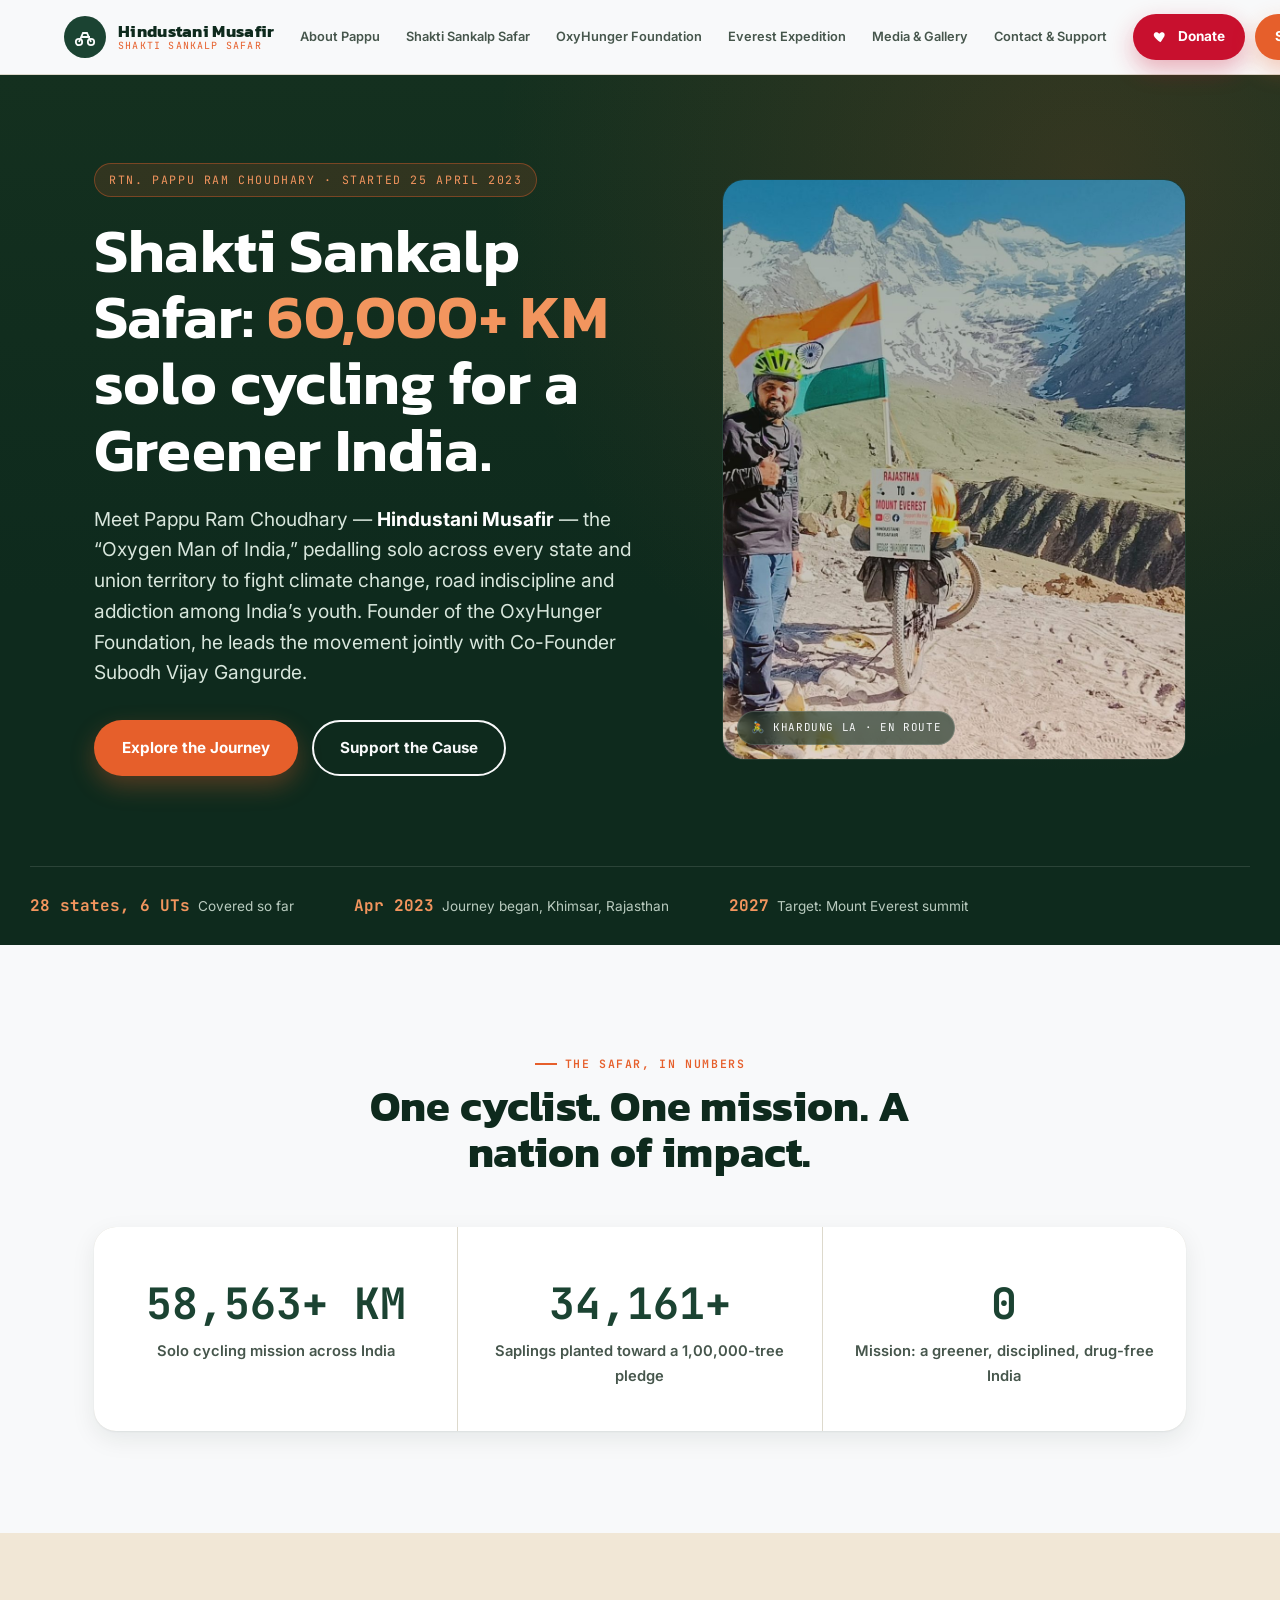
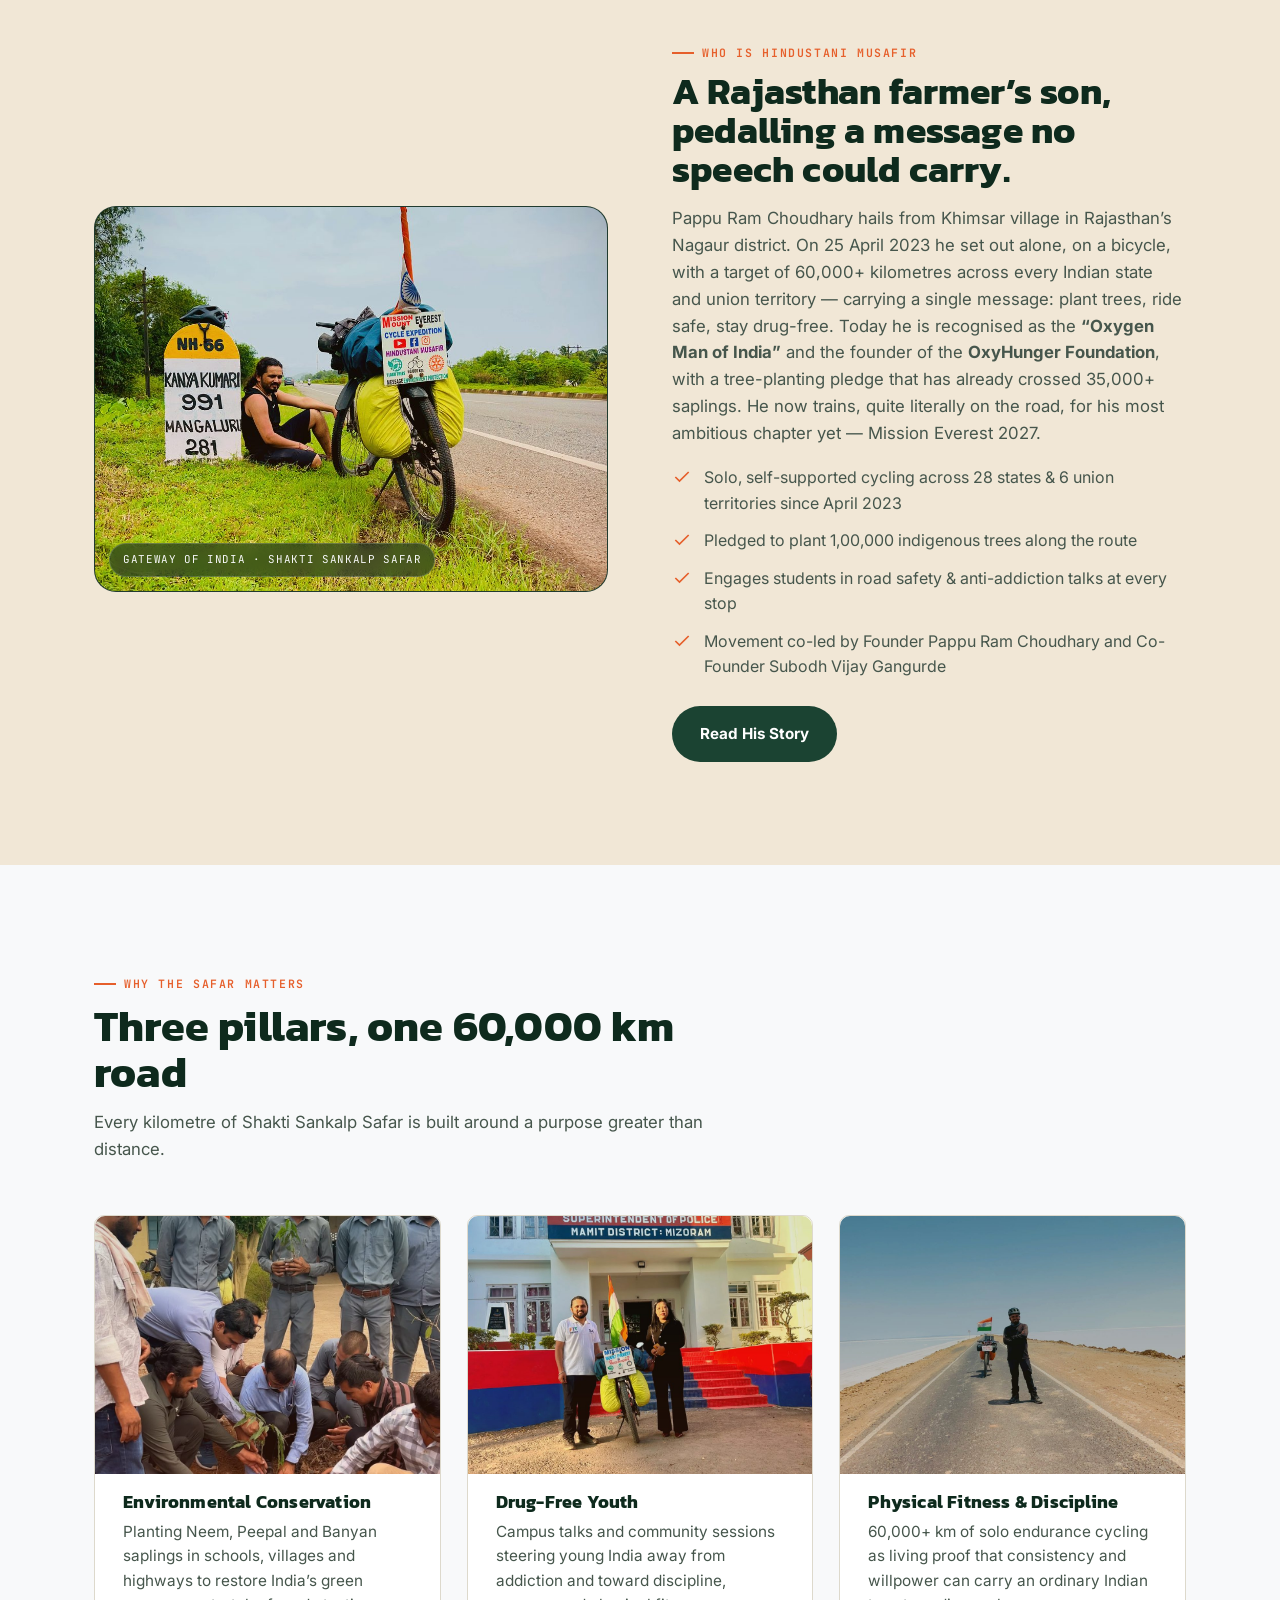
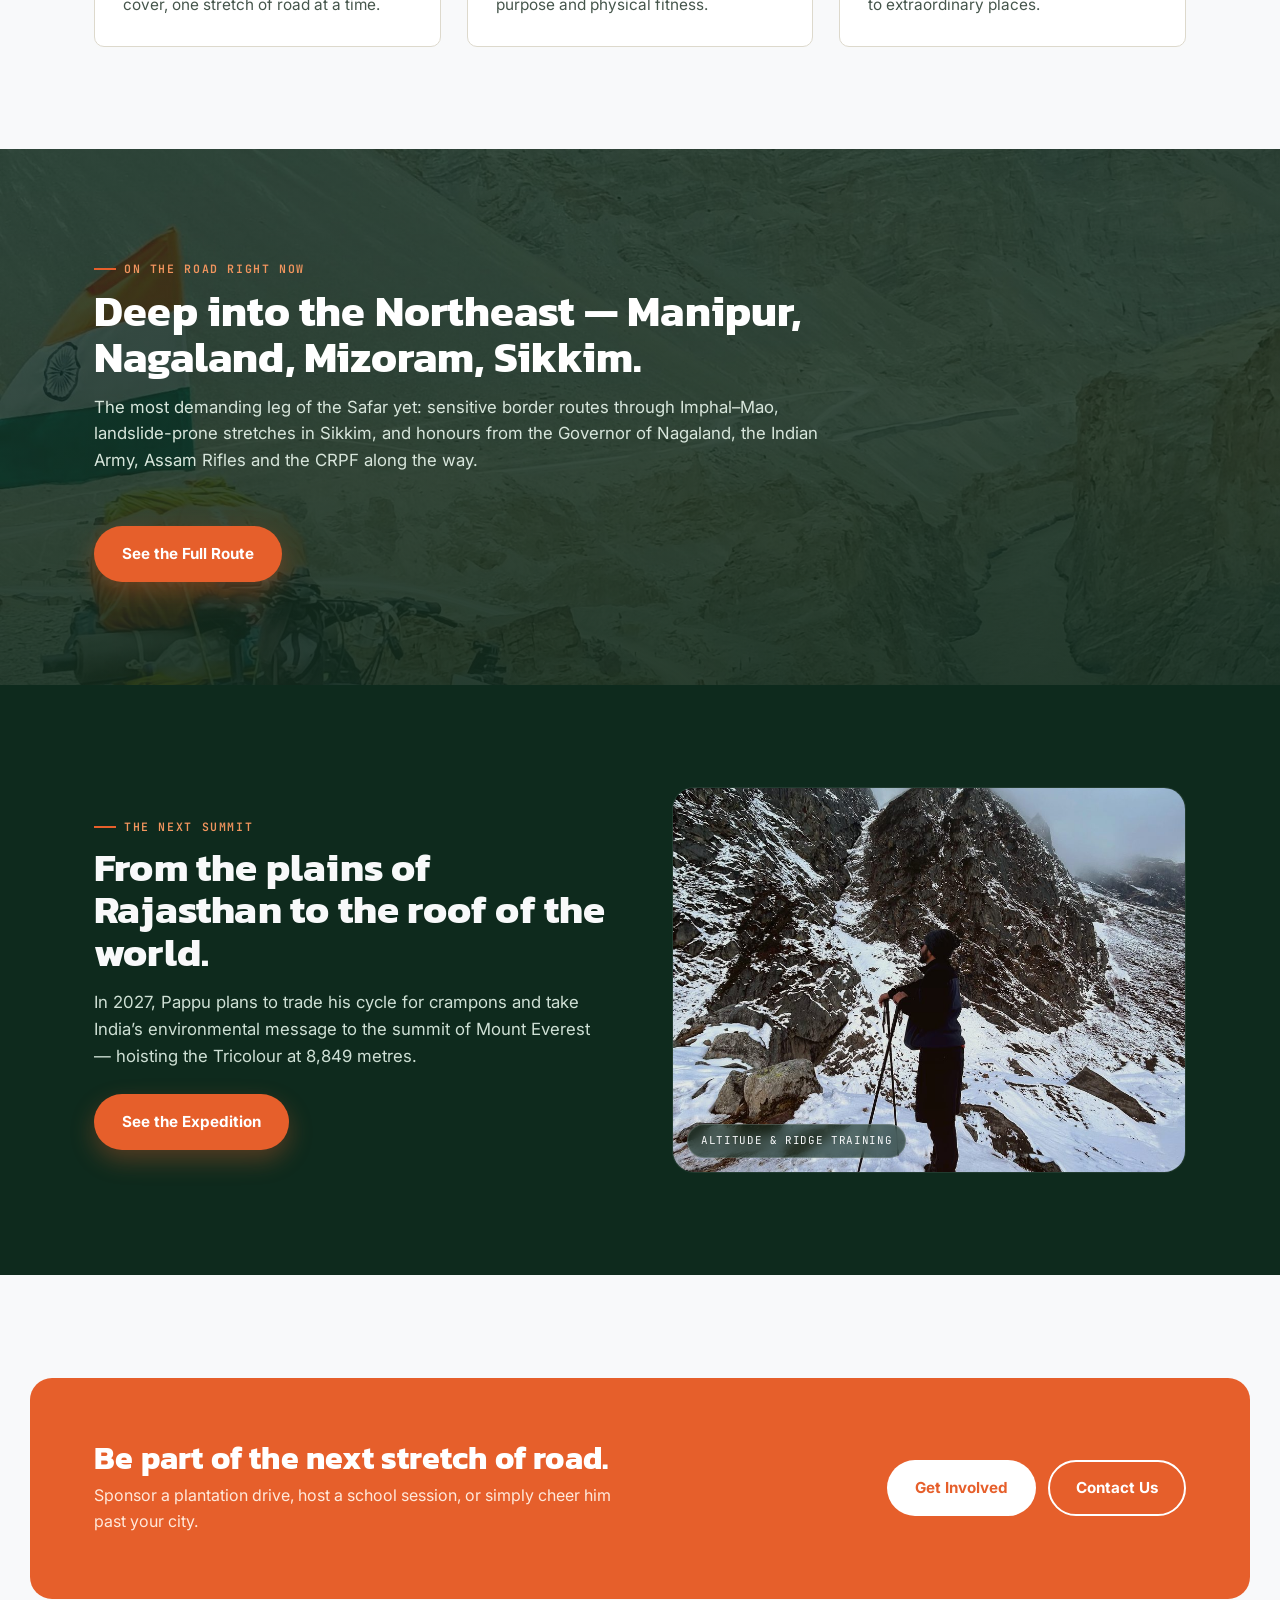
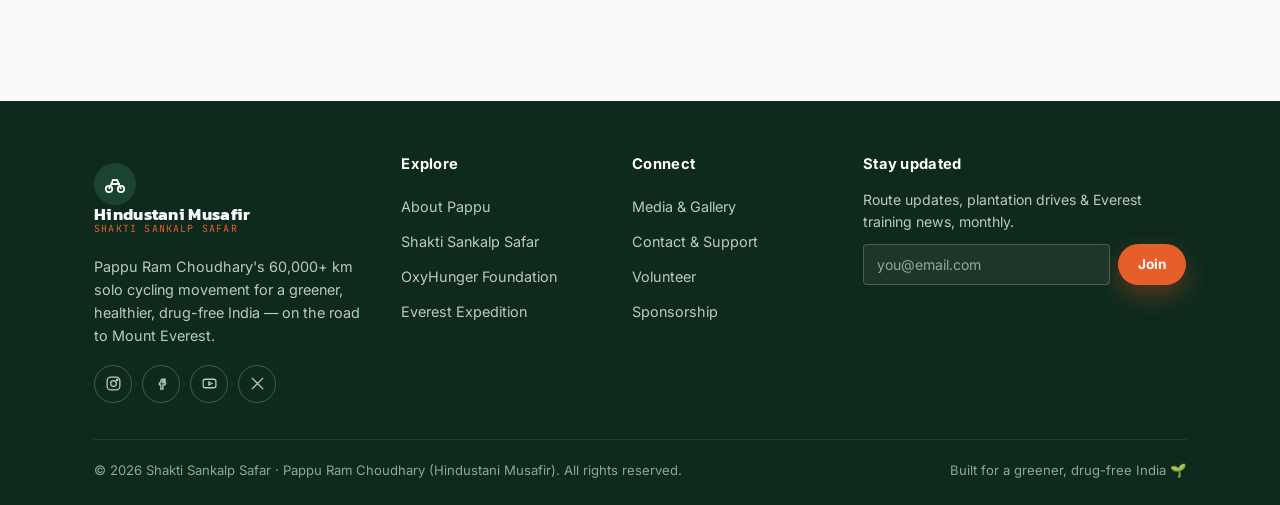
<file: index.html>
<!DOCTYPE html>
<html lang="en">
<head>
<meta charset="UTF-8">
<meta name="viewport" content="width=device-width, initial-scale=1.0">
<title>Shakti Sankalp Safar | Hindustani Musafir &mdash; 60,000+ KM for a Greener India</title>
<meta name="description" content="Follow Pappu Ram Choudhary (Hindustani Musafir) on Shakti Sankalp Safar: a 60,000+ km solo cycling movement across India for the environment, road safety and drug-free youth.">
<link rel="preconnect" href="https://fonts.googleapis.com">
<link rel="preconnect" href="https://fonts.gstatic.com" crossorigin>
<link href="https://fonts.googleapis.com/css2?family=Kanit:wght@500;600;700&family=Inter:wght@400;500;600;700;800&family=JetBrains+Mono:wght@500;700&display=swap" rel="stylesheet">
<link rel="stylesheet" href="css/style.css">
</head>
<body>
  <header class="site-header">
    <nav class="nav">
      <a href="index.html" class="brand">
        <span class="brand-mark">
      <svg viewBox="0 0 24 24" fill="none" stroke="#F8F9FA" stroke-width="1.8" xmlns="http://www.w3.org/2000/svg">
        <circle cx="6" cy="17" r="3.2"/><circle cx="18" cy="17" r="3.2"/>
        <path d="M6 17l4-9h4l4 9M10 8h4M8 12h9"/>
      </svg>
    </span>
        <span class="brand-text">
          <strong>Hindustani Musafir</strong>
          <span>Shakti Sankalp Safar</span>
        </span>
      </a>
      <div class="nav-links">
        <!-- <a href="index.html" class="active">Home</a> -->
        <a href="about.html">About Pappu</a>
        <a href="mission.html">Shakti Sankalp Safar</a>
        <a href="foundation.html">OxyHunger Foundation</a>
        <a href="everest.html">Everest Expedition</a>
        <a href="media.html">Media & Gallery</a>
        <a href="contact.html">Contact & Support</a>
      </div>
      <div class="nav-cta">
        <a href="https://your-payment-link-here.example.com" target="_blank" rel="noopener" class="btn btn-donate btn-sm"><svg viewBox="0 0 24 24" fill="currentColor" width="15" height="15"><path d="M12 21s-7.5-4.6-10-9.1C.3 8.6 1.8 5 5.4 5c2 0 3.4 1 4.6 2.6C11.2 6 12.6 5 14.6 5 18.2 5 19.7 8.6 18 11.9 15.5 16.4 12 21 12 21z"/></svg>Donate</a>
        <a href="contact.html" class="btn btn-primary btn-sm">Support the Cause</a>
      </div>
      <button class="hamburger" aria-label="Toggle navigation" aria-expanded="false">
        <span></span><span></span><span></span>
      </button>
    </nav>
    <div class="mobile-panel">
      <!-- <a href="index.html" class="active">Home</a> -->
        <a href="about.html">About Pappu</a>
        <a href="mission.html">Shakti Sankalp Safar</a>
        <a href="foundation.html">OxyHunger Foundation</a>
        <a href="everest.html">Everest Expedition</a>
        <a href="media.html">Media & Gallery</a>
        <a href="contact.html">Contact & Support</a>
      <a href="https://your-payment-link-here.example.com" target="_blank" rel="noopener" class="btn btn-donate">Donate</a>
      <a href="contact.html" class="btn btn-primary">Support the Cause</a>
    </div>
  </header>

<main>

  <!-- HERO -->
  <section class="hero">
    <div class="wrap hero-grid">
      <div>
        <span class="hero-eyebrow">Rtn. Pappu Ram Choudhary &middot; Started 25 April 2023</span>
        <h1>Shakti Sankalp Safar: <em>60,000+ KM</em> solo cycling for a Greener India.</h1>
        <p class="sub">Meet Pappu Ram Choudhary &mdash; <strong style="color:#fff;">Hindustani Musafir</strong> &mdash; the &ldquo;Oxygen Man of India,&rdquo; pedalling solo across every state and union territory to fight climate change, road indiscipline and addiction among India&rsquo;s youth. Founder of the OxyHunger Foundation, he leads the movement jointly with Co-Founder Subodh Vijay Gangurde.</p>
        <div class="hero-ctas">
          <a href="mission.html" class="btn btn-primary">Explore the Journey</a>
          <a href="contact.html" class="btn btn-outline">Support the Cause</a>
        </div>
      </div>
      <div class="photo ratio-portrait">
        <img src="images/hero-khardungla.jpg" alt="Pappu Ram Choudhary holding the Indian tricolour beside his cycle at Khardung La, one of the world's highest motorable passes">
        <span class="cap-tag">&#128692; Khardung La &middot; en route</span>
      </div>
    </div>
    <div class="wrap hero-strip">
      <div class="item"><b>28 states, 6 UTs</b><span>Covered so far</span></div>
      <div class="item"><b>Apr 2023</b><span>Journey began, Khimsar, Rajasthan</span></div>
      <div class="item"><b>2027</b><span>Target: Mount Everest summit</span></div>
    </div>
  </section>

  <!-- QUICK STATS -->
  <section class="section">
    <div class="wrap">
      <div class="section-head center">
        <span class="eyebrow" style="justify-content:center;">The Safar, in numbers</span>
        <h2>One cyclist. One mission. A nation of impact.</h2>
      </div>
      <div class="stats-grid">
        <div class="stat-card">
          <span class="num" data-count="60000" data-suffix="+ KM">0</span>
          <span class="lbl">Solo cycling mission across India</span>
        </div>
        <div class="stat-card">
          <span class="num" data-count="35000" data-suffix="+">0</span>
          <span class="lbl">Saplings planted toward a 1,00,000-tree pledge</span>
        </div>
        <div class="stat-card">
          <span class="num" data-count="1">0</span>
          <span class="lbl">Mission: a greener, disciplined, drug-free India</span>
        </div>
      </div>
    </div>
  </section>

  <!-- INTRO -->
  <section class="section section--sand">
    <div class="wrap two-col">
      <div class="photo ratio-landscape">
        <img src="images/loaded-cycle-road.jpg" alt="Pappu Ram Choudhary standing with his fully-loaded touring bicycle at the Gateway of India, Mumbai">
        <span class="cap-tag">Gateway of India &middot; Shakti Sankalp Safar</span>
      </div>
      <div>
        <span class="eyebrow">Who is Hindustani Musafir</span>
        <h2 style="font-size:clamp(1.7rem,3vw,2.3rem); margin-top:10px;">A Rajasthan farmer&rsquo;s son, pedalling a message no speech could carry.</h2>
        <p style="margin-top:16px; color:var(--ink-soft); font-size:1.05rem;">Pappu Ram Choudhary hails from Khimsar village in Rajasthan&rsquo;s Nagaur district. On 25 April 2023 he set out alone, on a bicycle, with a target of 60,000+ kilometres across every Indian state and union territory &mdash; carrying a single message: plant trees, ride safe, stay drug-free. Today he is recognised as the <strong>&ldquo;Oxygen Man of India&rdquo;</strong> and the founder of the <strong>OxyHunger Foundation</strong>, with a tree-planting pledge that has already crossed 35,000+ saplings. He now trains, quite literally on the road, for his most ambitious chapter yet &mdash; Mission Everest 2027.</p>
        <ul class="list-check">
          <li><svg viewBox="0 0 24 24" fill="none" stroke="currentColor" stroke-width="2"><path d="M20 6L9 17l-5-5"/></svg><span>Solo, self-supported cycling across 28 states &amp; 6 union territories since April 2023</span></li>
          <li><svg viewBox="0 0 24 24" fill="none" stroke="currentColor" stroke-width="2"><path d="M20 6L9 17l-5-5"/></svg><span>Pledged to plant 1,00,000 indigenous trees along the route</span></li>
          <li><svg viewBox="0 0 24 24" fill="none" stroke="currentColor" stroke-width="2"><path d="M20 6L9 17l-5-5"/></svg><span>Engages students in road safety &amp; anti-addiction talks at every stop</span></li>
          <li><svg viewBox="0 0 24 24" fill="none" stroke="currentColor" stroke-width="2"><path d="M20 6L9 17l-5-5"/></svg><span>Movement co-led by Founder Pappu Ram Choudhary and Co-Founder Subodh Vijay Gangurde</span></li>
        </ul>
        <a href="about.html" class="btn btn-ghost mt-lg" style="margin-top:26px;">Read His Story</a>
      </div>
    </div>
  </section>

  <!-- THREE PILLARS -->
  <section class="section">
    <div class="wrap">
      <div class="section-head">
        <span class="eyebrow">Why the Safar matters</span>
        <h2>Three pillars, one 60,000 km road</h2>
        <p>Every kilometre of Shakti Sankalp Safar is built around a purpose greater than distance.</p>
      </div>
      <div class="grid-3">
        <div class="card">
          <div class="card-photo"><img src="images/plantation-group-students.jpg" alt="Community tree plantation drive with students during Shakti Sankalp Safar"></div>
          <h3>Environmental Conservation</h3>
          <p>Planting Neem, Peepal and Banyan saplings in schools, villages and highways to restore India&rsquo;s green cover, one stretch of road at a time.</p>
        </div>
        <div class="card">
          <div class="card-photo"><img src="images/school-auditorium-event.jpg" alt="Pappu Ram Choudhary addressing students at a school assembly on road safety and drug-free living"></div>
          <h3>Drug-Free Youth</h3>
          <p>Campus talks and community sessions steering young India away from addiction and toward discipline, purpose and physical fitness.</p>
        </div>
        <div class="card">
          <div class="card-photo"><img src="images/open-road.jpg" alt="A lone stretch of Indian highway during the solo cycling expedition"></div>
          <h3>Physical Fitness &amp; Discipline</h3>
          <p>60,000+ km of solo endurance cycling as living proof that consistency and willpower can carry an ordinary Indian to extraordinary places.</p>
        </div>
      </div>
    </div>
  </section>

  <!-- NORTHEAST LEG STRIP -->
  <section class="bg-section section" style="background-image:url('images/bg-mountain-wide.jpg');">
    <div class="wrap">
      <div class="section-head" style="max-width:760px;">
        <span class="eyebrow" style="color:var(--saffron-light);">On the road right now</span>
        <h2>Deep into the Northeast &mdash; Manipur, Nagaland, Mizoram, Sikkim.</h2>
        <p>The most demanding leg of the Safar yet: sensitive border routes through Imphal&ndash;Mao, landslide-prone stretches in Sikkim, and honours from the Governor of Nagaland, the Indian Army, Assam Rifles and the CRPF along the way.</p>
      </div>
      <a href="mission.html" class="btn btn-primary">See the Full Route</a>
    </div>
  </section>

  <!-- EVEREST TEASER -->
  <section class="section section--forest">
    <div class="wrap two-col">
      <div>
        <span class="eyebrow" style="color:var(--saffron-light);">The next summit</span>
        <h2 style="margin-top:10px; font-size:clamp(1.8rem,3.2vw,2.5rem);">From the plains of Rajasthan to the roof of the world.</h2>
        <p style="margin-top:16px; color:#CFE0D5; font-size:1.05rem;">In 2027, Pappu plans to trade his cycle for crampons and take India&rsquo;s environmental message to the summit of Mount Everest &mdash; hoisting the Tricolour at 8,849 metres.</p>
        <a href="everest.html" class="btn btn-primary mt-lg" style="margin-top:24px;">See the Expedition</a>
      </div>
      <div class="photo ratio-landscape">
        <img src="images/ridge-climb-training.jpg" alt="Pappu Ram Choudhary mountaineering on a snow ridge as part of Everest training">
        <span class="cap-tag">Altitude &amp; ridge training</span>
      </div>
    </div>
  </section>

  <!-- CTA STRIP -->
  <section class="section">
    <div class="wrap" style="background:var(--saffron); border-radius:var(--radius-l); padding:clamp(36px,6vw,64px); display:flex; align-items:center; justify-content:space-between; gap:24px; flex-wrap:wrap; color:#fff;">
      <div>
        <h2 style="color:#fff; font-size:clamp(1.5rem,2.6vw,2rem);">Be part of the next stretch of road.</h2>
        <p style="color:#FFE9DB; margin-top:8px; max-width:52ch;">Sponsor a plantation drive, host a school session, or simply cheer him past your city.</p>
      </div>
      <div style="display:flex; gap:12px; flex-wrap:wrap;">
        <a href="foundation.html" class="btn" style="background:#fff; color:var(--saffron);">Get Involved</a>
        <a href="contact.html" class="btn btn-outline">Contact Us</a>
      </div>
    </div>
  </section>

</main>

  <footer class="site-footer">
    <div class="wrap">
      <div class="footer-grid">
        <div class="footer-brand">
          <a href="index.html" class="brand">
            <span class="brand-mark">
      <svg viewBox="0 0 24 24" fill="none" stroke="#F8F9FA" stroke-width="1.8" xmlns="http://www.w3.org/2000/svg">
        <circle cx="6" cy="17" r="3.2"/><circle cx="18" cy="17" r="3.2"/>
        <path d="M6 17l4-9h4l4 9M10 8h4M8 12h9"/>
      </svg>
    </span>
            <span class="brand-text">
              <strong style="color:#F8F9FA;">Hindustani Musafir</strong>
              <span>Shakti Sankalp Safar</span>
            </span>
          </a>
          <p>Pappu Ram Choudhary's 60,000+ km solo cycling movement for a greener, healthier, drug-free India &mdash; on the road to Mount Everest.</p>
          <div class="social-row">
            <a href="https://www.instagram.com/hindustani_musafirr/" aria-label="Instagram" target="_blank" rel="noopener"><svg viewBox="0 0 24 24" fill="none" stroke="currentColor" stroke-width="1.8"><rect x="3" y="3" width="18" height="18" rx="5"/><circle cx="12" cy="12" r="4"/><circle cx="17.2" cy="6.8" r="1"/></svg></a>
            <a href="https://www.facebook.com/hindustanimusafirr/" aria-label="Facebook" target="_blank" rel="noopener"><svg viewBox="0 0 24 24" fill="none" stroke="currentColor" stroke-width="1.8"><path d="M14 9h3V6h-3c-1.7 0-3 1.3-3 3v2H9v3h2v6h3v-6h3l1-3h-4v-2c0-.6.4-1 1-1z"/></svg></a>
            <a href="https://www.youtube.com/@HindustaniMusafir" aria-label="YouTube" target="_blank" rel="noopener"><svg viewBox="0 0 24 24" fill="none" stroke="currentColor" stroke-width="1.8"><rect x="3" y="6" width="18" height="12" rx="3"/><path d="M11 10l4 2-4 2z"/></svg></a>
            <a href="#" aria-label="Twitter/X" target="_blank" rel="noopener"><svg viewBox="0 0 24 24" fill="none" stroke="currentColor" stroke-width="1.8"><path d="M4 4l16 16M20 4L4 20"/></svg></a>
          </div>
        </div>
        <div>
          <h4>Explore</h4>
          <a href="about.html">About Pappu</a>
          <a href="mission.html">Shakti Sankalp Safar</a>
          <a href="foundation.html">OxyHunger Foundation</a>
          <a href="everest.html">Everest Expedition</a>
        </div>
        <div>
          <h4>Connect</h4>
          <a href="media.html">Media &amp; Gallery</a>
          <a href="contact.html">Contact &amp; Support</a>
          <a href="foundation.html#volunteer">Volunteer</a>
          <a href="everest.html#sponsor">Sponsorship</a>
        </div>
        <div>
          <h4>Stay updated</h4>
          <p style="color:#B9CBBF; font-size:.88rem; margin-bottom:8px;">Route updates, plantation drives &amp; Everest training news, monthly.</p>
          <form class="newsletter" data-demo-form onsubmit="return false;">
            <input type="email" placeholder="you@email.com" aria-label="Email for newsletter" required>
            <button class="btn btn-primary btn-sm" type="submit">Join</button>
          </form>
          <div class="form-success" style="margin-top:10px;">Thanks &mdash; you&rsquo;re on the list!</div>
        </div>
      </div>
      <div class="footer-bottom">
        <span>&copy; 2026 Shakti Sankalp Safar &middot; Pappu Ram Choudhary (Hindustani Musafir). All rights reserved.</span>
        <span>Built for a greener, drug-free India &#127793;</span>
      </div>
    </div>
  </footer>
<script src="js/script.js"></script>
</body>
</html>
</file>
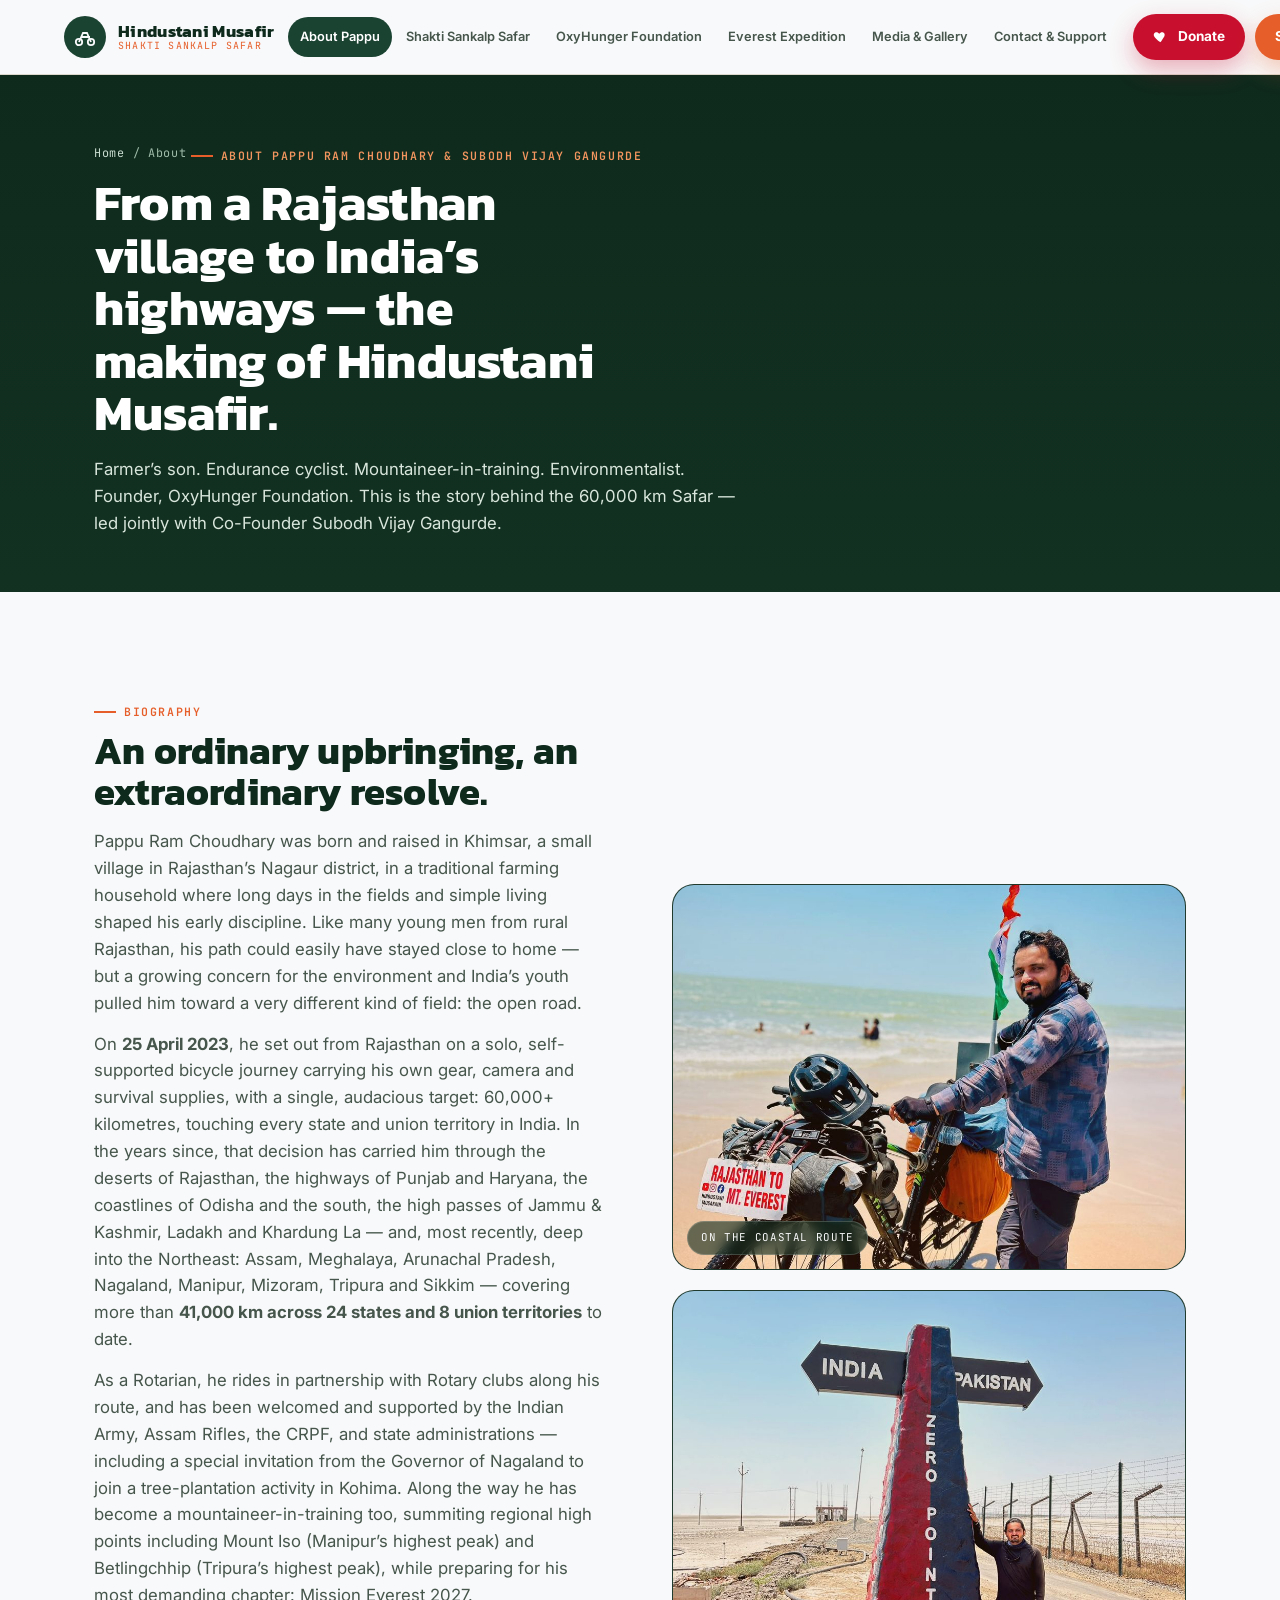
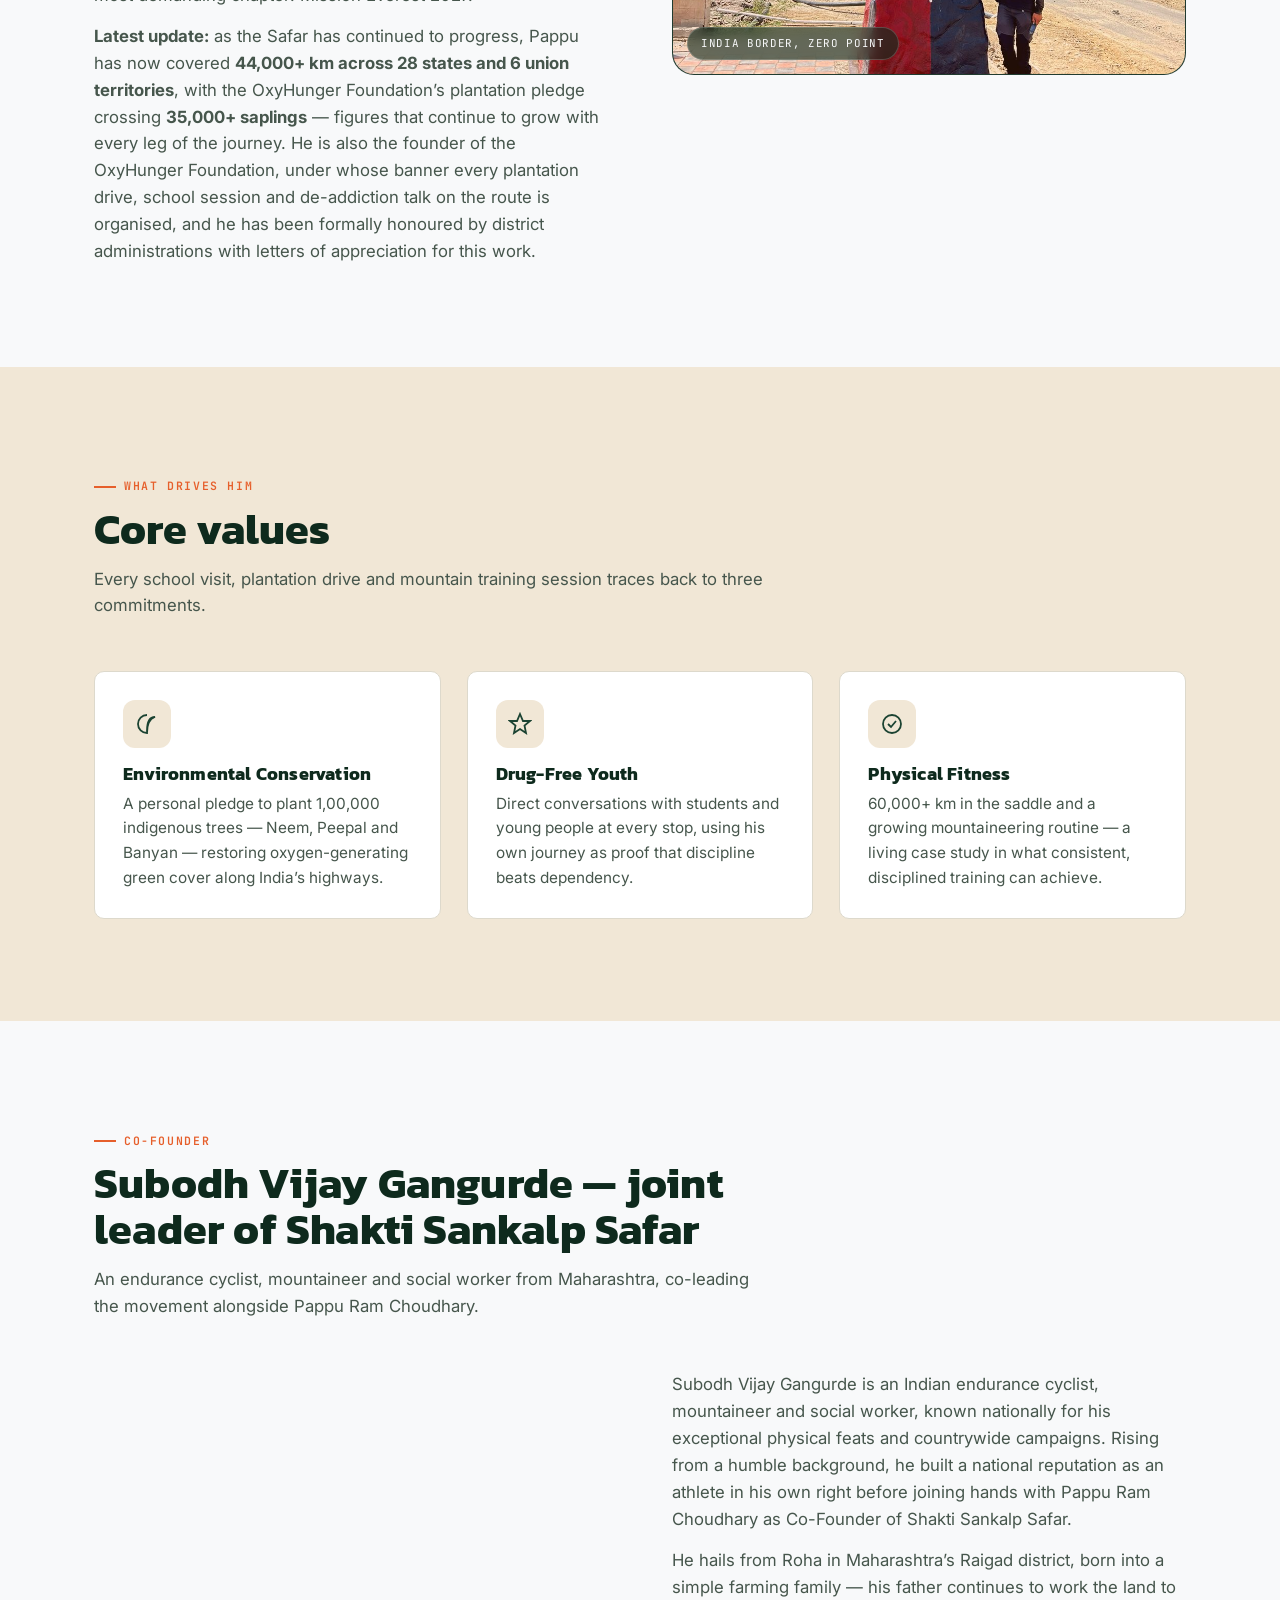
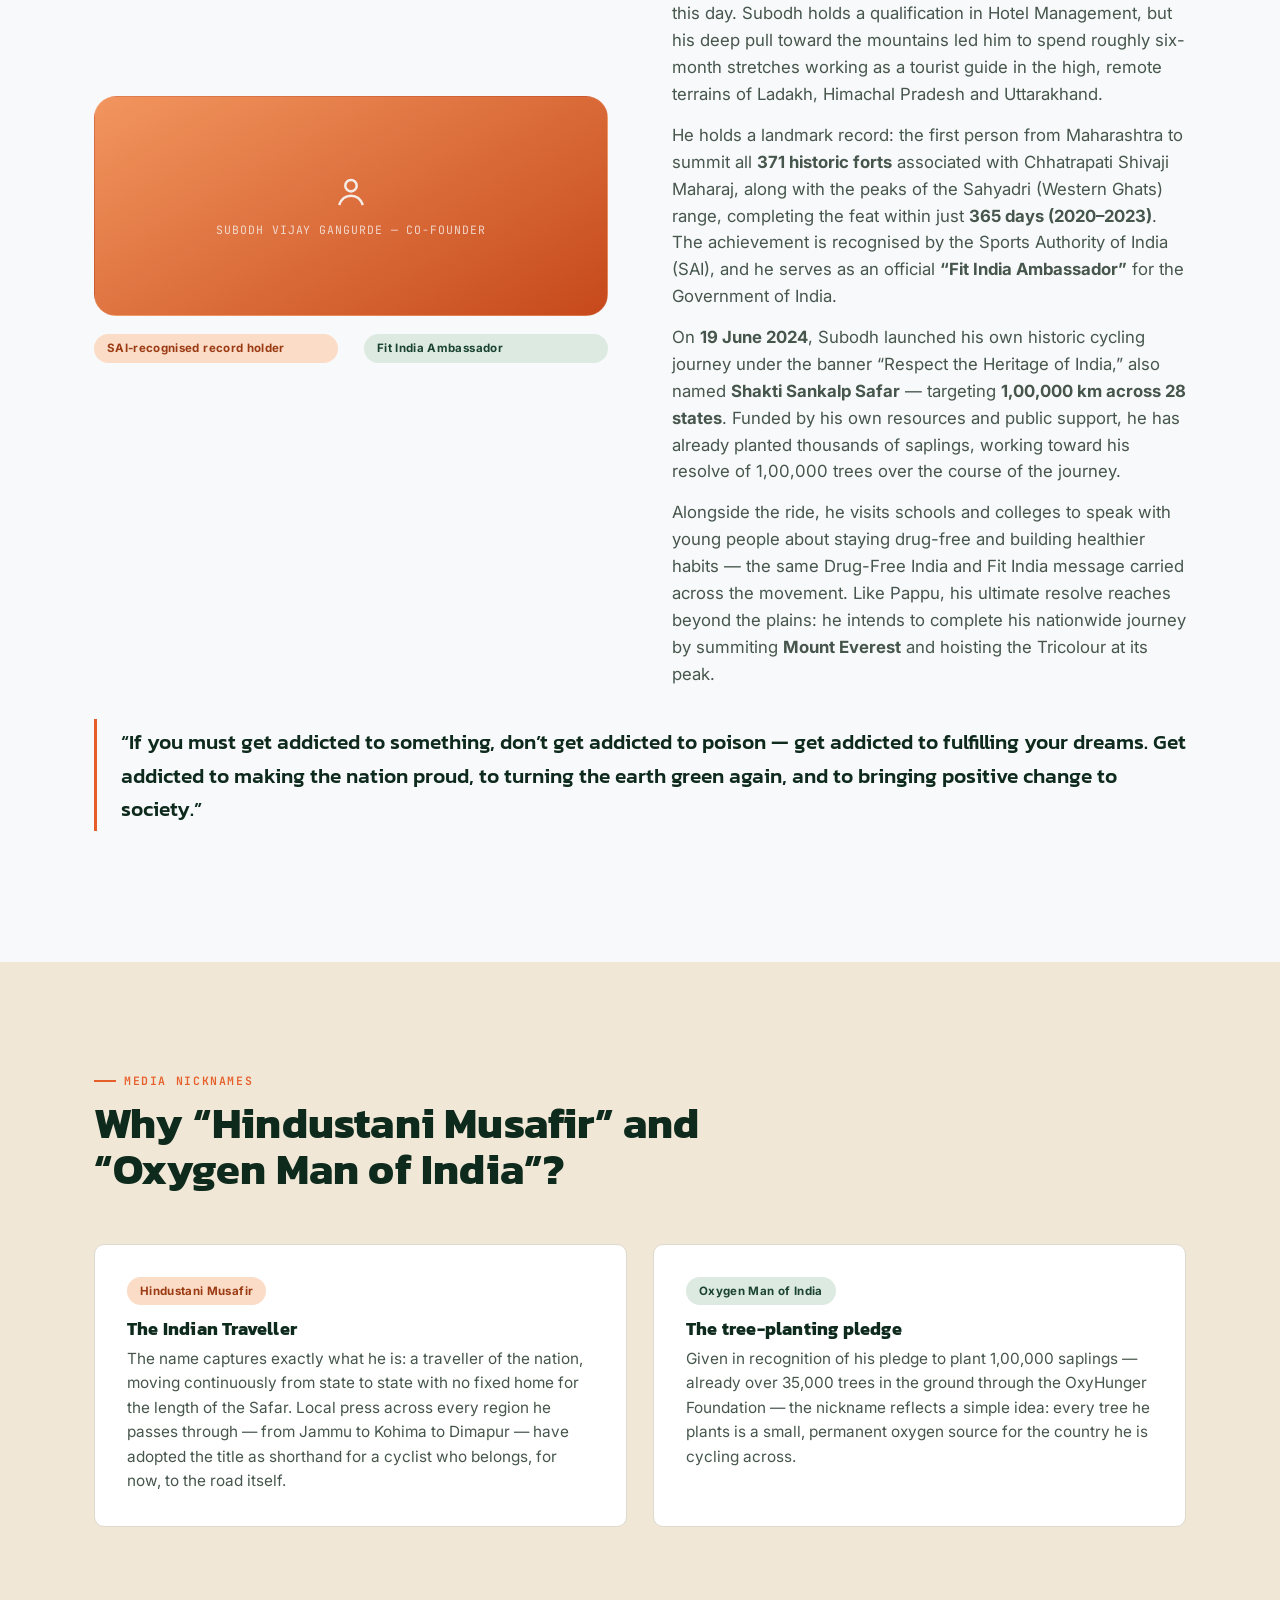
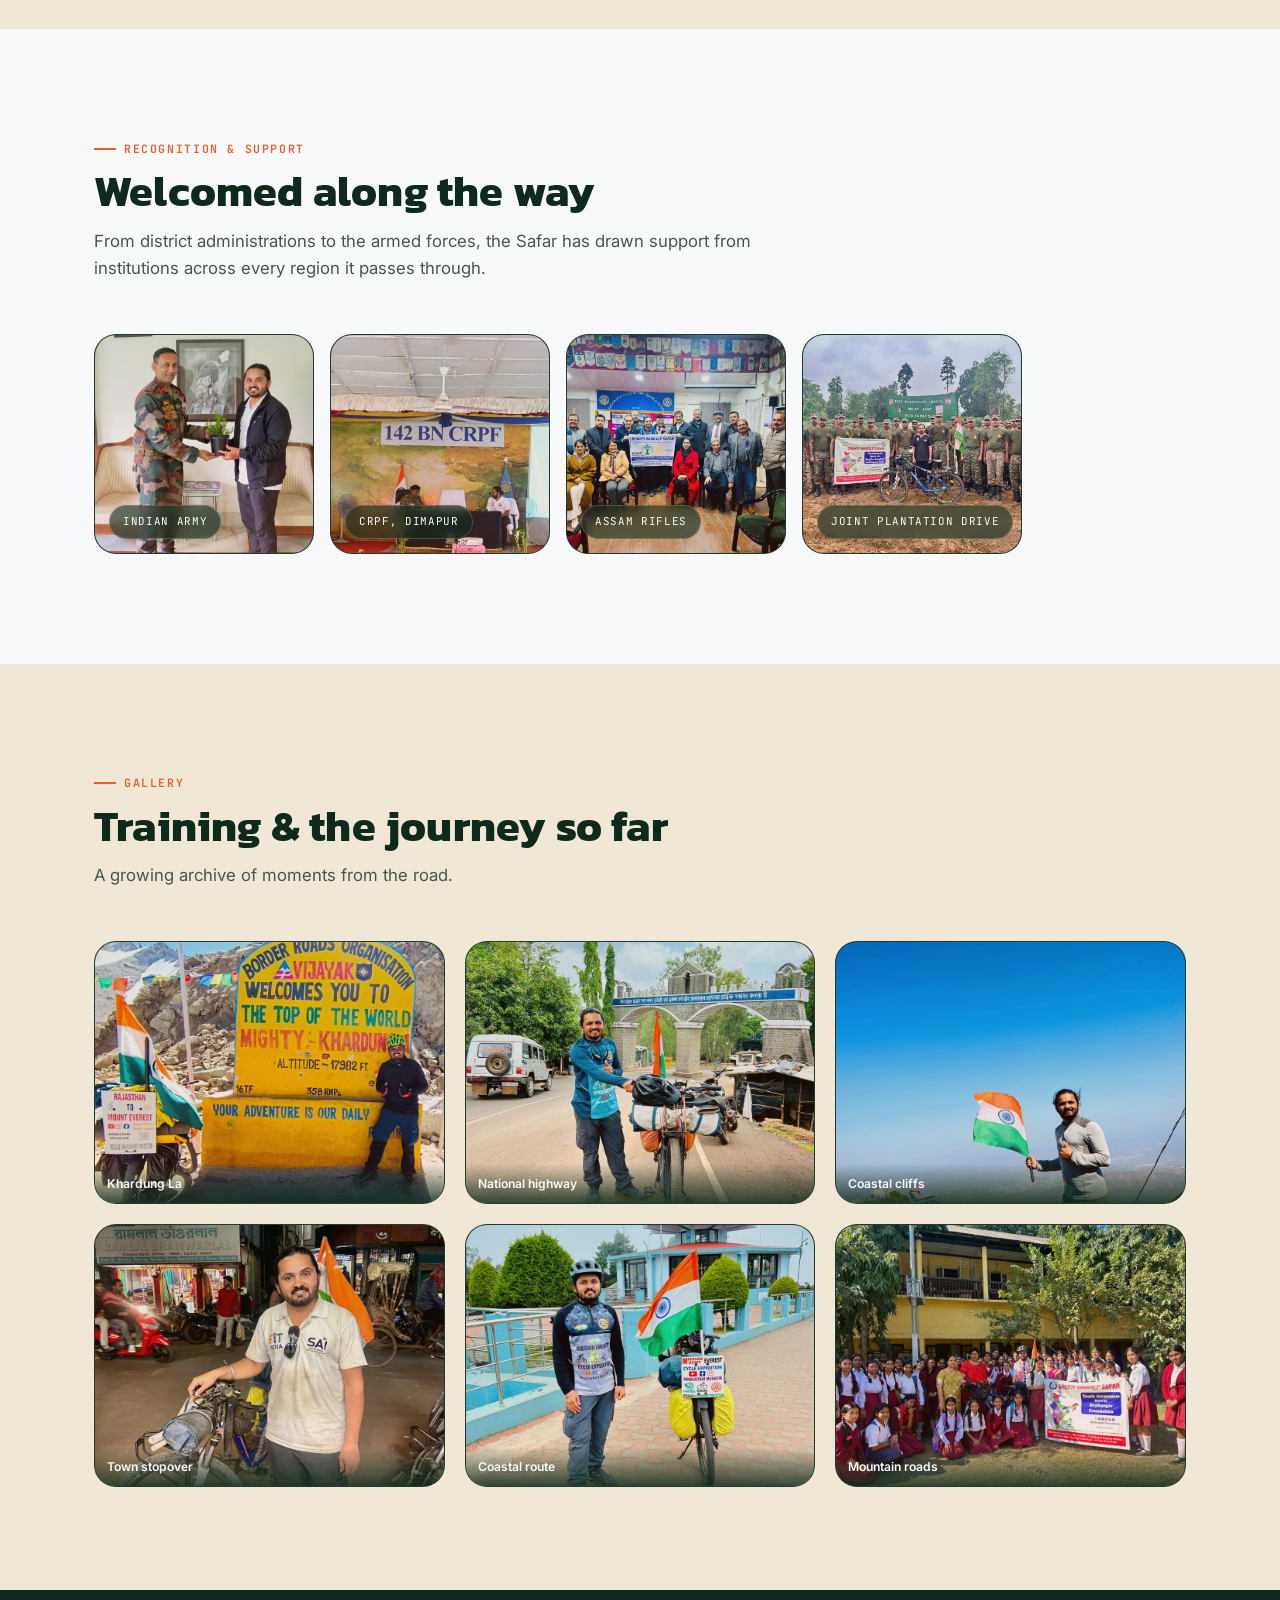
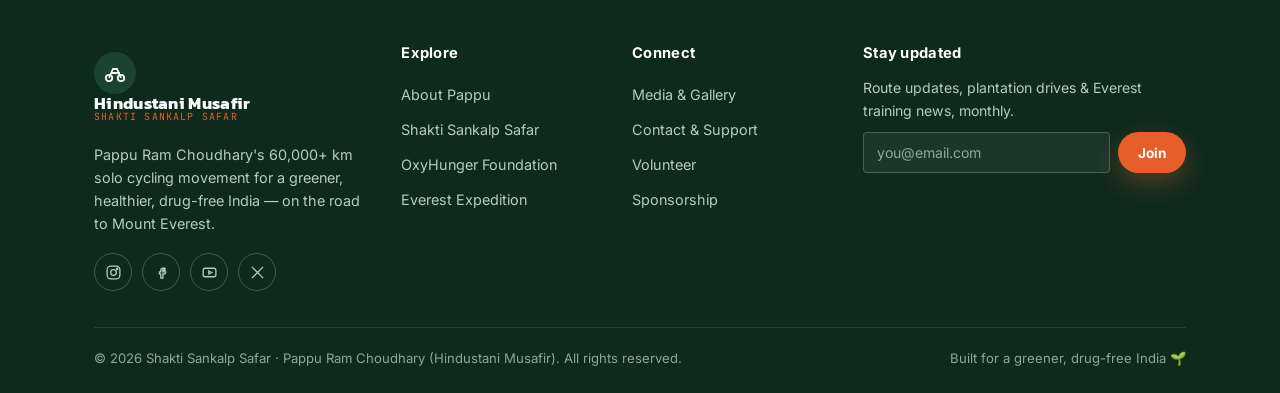
<file: about.html>
<!DOCTYPE html>
<html lang="en">
<head>
<meta charset="UTF-8">
<meta name="viewport" content="width=device-width, initial-scale=1.0">
<title>About Pappu Ram Choudhary &amp; Subodh Vijay Gangurde | Hindustani Musafir</title>
<meta name="description" content="From Khimsar village in Rajasthan to India's highways &mdash; the story of endurance cyclist, mountaineer and environmentalist Pappu Ram Choudhary, Founder of Shakti Sankalp Safar, and Co-Founder Subodh Vijay Gangurde.">
<link rel="preconnect" href="https://fonts.googleapis.com">
<link rel="preconnect" href="https://fonts.gstatic.com" crossorigin>
<link href="https://fonts.googleapis.com/css2?family=Kanit:wght@500;600;700&family=Inter:wght@400;500;600;700;800&family=JetBrains+Mono:wght@500;700&display=swap" rel="stylesheet">
<link rel="stylesheet" href="css/style.css">
</head>
<body>
  <header class="site-header">
    <nav class="nav">
      <a href="index.html" class="brand">
        <span class="brand-mark">
      <svg viewBox="0 0 24 24" fill="none" stroke="#F8F9FA" stroke-width="1.8" xmlns="http://www.w3.org/2000/svg">
        <circle cx="6" cy="17" r="3.2"/><circle cx="18" cy="17" r="3.2"/>
        <path d="M6 17l4-9h4l4 9M10 8h4M8 12h9"/>
      </svg>
    </span>
        <span class="brand-text">
          <strong>Hindustani Musafir</strong>
          <span>Shakti Sankalp Safar</span>
        </span>
      </a>
      <div class="nav-links">
        <!-- <a href="index.html">Home</a> -->
        <a href="about.html" class="active">About Pappu</a>
        <a href="mission.html">Shakti Sankalp Safar</a>
        <a href="foundation.html">OxyHunger Foundation</a>
        <a href="everest.html">Everest Expedition</a>
        <a href="media.html">Media & Gallery</a>
        <a href="contact.html">Contact & Support</a>
      </div>
      <div class="nav-cta">
        <a href="https://your-payment-link-here.example.com" target="_blank" rel="noopener" class="btn btn-donate btn-sm"><svg viewBox="0 0 24 24" fill="currentColor" width="15" height="15"><path d="M12 21s-7.5-4.6-10-9.1C.3 8.6 1.8 5 5.4 5c2 0 3.4 1 4.6 2.6C11.2 6 12.6 5 14.6 5 18.2 5 19.7 8.6 18 11.9 15.5 16.4 12 21 12 21z"/></svg>Donate</a>
        <a href="contact.html" class="btn btn-primary btn-sm">Support the Cause</a>
      </div>
      <button class="hamburger" aria-label="Toggle navigation" aria-expanded="false">
        <span></span><span></span><span></span>
      </button>
    </nav>
    <div class="mobile-panel">
      <!-- <a href="index.html">Home</a> -->
        <a href="about.html" class="active">About Pappu</a>
        <a href="mission.html">Shakti Sankalp Safar</a>
        <a href="foundation.html">OxyHunger Foundation</a>
        <a href="everest.html">Everest Expedition</a>
        <a href="media.html">Media & Gallery</a>
        <a href="contact.html">Contact & Support</a>
      <a href="https://your-payment-link-here.example.com" target="_blank" rel="noopener" class="btn btn-donate">Donate</a>
      <a href="contact.html" class="btn btn-primary">Support the Cause</a>
    </div>
  </header>

<main>

  <section class="page-hero">
    <div class="wrap">
      <span class="breadcrumb"><a href="index.html">Home</a> / About</span>
      <span class="eyebrow">About Pappu Ram Choudhary &amp; Subodh Vijay Gangurde</span>
      <h1>From a Rajasthan village to India&rsquo;s highways &mdash; the making of Hindustani Musafir.</h1>
      <p>Farmer&rsquo;s son. Endurance cyclist. Mountaineer-in-training. Environmentalist. Founder, OxyHunger Foundation. This is the story behind the 60,000&nbsp;km Safar &mdash; led jointly with Co-Founder Subodh Vijay Gangurde.</p>
    </div>
  </section>

  <section class="section">
    <div class="wrap two-col">
      <div>
        <span class="eyebrow">Biography</span>
        <h2 style="font-size:clamp(1.8rem,3vw,2.4rem); margin-top:10px;">An ordinary upbringing, an extraordinary resolve.</h2>
        <p style="margin-top:16px; color:var(--ink-soft); font-size:1.05rem;">Pappu Ram Choudhary was born and raised in Khimsar, a small village in Rajasthan&rsquo;s Nagaur district, in a traditional farming household where long days in the fields and simple living shaped his early discipline. Like many young men from rural Rajasthan, his path could easily have stayed close to home &mdash; but a growing concern for the environment and India&rsquo;s youth pulled him toward a very different kind of field: the open road.</p>
        <p style="margin-top:14px; color:var(--ink-soft); font-size:1.05rem;">On <strong>25 April 2023</strong>, he set out from Rajasthan on a solo, self-supported bicycle journey carrying his own gear, camera and survival supplies, with a single, audacious target: 60,000+ kilometres, touching every state and union territory in India. In the years since, that decision has carried him through the deserts of Rajasthan, the highways of Punjab and Haryana, the coastlines of Odisha and the south, the high passes of Jammu &amp; Kashmir, Ladakh and Khardung La &mdash; and, most recently, deep into the Northeast: Assam, Meghalaya, Arunachal Pradesh, Nagaland, Manipur, Mizoram, Tripura and Sikkim &mdash; covering more than <strong>41,000 km across 24 states and 8 union territories</strong> to date.</p>
        <p style="margin-top:14px; color:var(--ink-soft); font-size:1.05rem;">As a Rotarian, he rides in partnership with Rotary clubs along his route, and has been welcomed and supported by the Indian Army, Assam Rifles, the CRPF, and state administrations &mdash; including a special invitation from the Governor of Nagaland to join a tree-plantation activity in Kohima. Along the way he has become a mountaineer-in-training too, summiting regional high points including Mount Iso (Manipur&rsquo;s highest peak) and Betlingchhip (Tripura&rsquo;s highest peak), while preparing for his most demanding chapter: Mission Everest 2027.</p>
        <p style="margin-top:14px; color:var(--ink-soft); font-size:1.05rem;"><strong>Latest update:</strong> as the Safar has continued to progress, Pappu has now covered <strong>44,000+ km across 28 states and 6 union territories</strong>, with the OxyHunger Foundation&rsquo;s plantation pledge crossing <strong>35,000+ saplings</strong> &mdash; figures that continue to grow with every leg of the journey. He is also the founder of the OxyHunger Foundation, under whose banner every plantation drive, school session and de-addiction talk on the route is organised, and he has been formally honoured by district administrations with letters of appreciation for this work.</p>
      </div>
      <div style="display:flex; flex-direction:column; gap:20px;">
        <div class="photo ratio-landscape">
          <img src="images/beach-flag.jpg" alt="Pappu Ram Choudhary on a coastal road with the Indian tricolour during Shakti Sankalp Safar">
          <span class="cap-tag">On the coastal route</span>
        </div>
        <div class="photo ratio-landscape">
          <img src="images/india-pakistan-zero-point.jpg" alt="Pappu Ram Choudhary at the India border zero point milestone marker">
          <span class="cap-tag">India border, zero point</span>
        </div>
      </div>
    </div>
  </section>

  <section class="section section--sand">
    <div class="wrap">
      <div class="section-head">
        <span class="eyebrow">What drives him</span>
        <h2>Core values</h2>
        <p>Every school visit, plantation drive and mountain training session traces back to three commitments.</p>
      </div>
      <div class="grid-3">
        <div class="card">
          <div class="icon"><svg viewBox="0 0 24 24" fill="none" stroke="currentColor" stroke-width="1.8"><path d="M12 3C7 3 3 7 3 12c0 5 4 9 9 9 0-8 2-14 8-16-6 0-8 6-8 14"/></svg></div>
          <h3>Environmental Conservation</h3>
          <p>A personal pledge to plant 1,00,000 indigenous trees &mdash; Neem, Peepal and Banyan &mdash; restoring oxygen-generating green cover along India&rsquo;s highways.</p>
        </div>
        <div class="card">
          <div class="icon"><svg viewBox="0 0 24 24" fill="none" stroke="currentColor" stroke-width="1.8"><path d="M12 2l3 7h7l-5.5 4.5L18 21l-6-4-6 4 1.5-7.5L2 9h7z"/></svg></div>
          <h3>Drug-Free Youth</h3>
          <p>Direct conversations with students and young people at every stop, using his own journey as proof that discipline beats dependency.</p>
        </div>
        <div class="card">
          <div class="icon"><svg viewBox="0 0 24 24" fill="none" stroke="currentColor" stroke-width="1.8"><circle cx="12" cy="12" r="9"/><path d="M8 12l3 3 5-6"/></svg></div>
          <h3>Physical Fitness</h3>
          <p>60,000+ km in the saddle and a growing mountaineering routine &mdash; a living case study in what consistent, disciplined training can achieve.</p>
        </div>
      </div>
    </div>
  </section>

  <section class="section">
    <div class="wrap">
      <div class="section-head">
        <span class="eyebrow">Co-Founder</span>
        <h2>Subodh Vijay Gangurde &mdash; joint leader of Shakti Sankalp Safar</h2>
        <p>An endurance cyclist, mountaineer and social worker from Maharashtra, co-leading the movement alongside Pappu Ram Choudhary.</p>
      </div>
      <div class="two-col">
        <div style="display:flex; flex-direction:column; gap:18px;">
          <div class="photo-ph saffron reveal-photo" data-cofounder-photo>
            <svg viewBox="0 0 24 24" fill="none" stroke="currentColor" stroke-width="1.6" xmlns="http://www.w3.org/2000/svg"><circle cx="12" cy="8" r="3.6"/><path d="M4.5 20.2c1.4-3.8 4.2-5.8 7.5-5.8s6.1 2 7.5 5.8"/></svg>
            <span class="cap">Subodh Vijay Gangurde &mdash; Co-Founder</span>
          </div>
          <div class="grid-2">
            <span class="pill">SAI-recognised record holder</span>
            <span class="pill green">Fit India Ambassador</span>
          </div>
        </div>
        <div>
          <p style="color:var(--ink-soft); font-size:1.05rem;">Subodh Vijay Gangurde is an Indian endurance cyclist, mountaineer and social worker, known nationally for his exceptional physical feats and countrywide campaigns. Rising from a humble background, he built a national reputation as an athlete in his own right before joining hands with Pappu Ram Choudhary as Co-Founder of Shakti Sankalp Safar.</p>
          <p style="margin-top:14px; color:var(--ink-soft); font-size:1.05rem;">He hails from Roha in Maharashtra&rsquo;s Raigad district, born into a simple farming family &mdash; his father continues to work the land to this day. Subodh holds a qualification in Hotel Management, but his deep pull toward the mountains led him to spend roughly six-month stretches working as a tourist guide in the high, remote terrains of Ladakh, Himachal Pradesh and Uttarakhand.</p>
          <p style="margin-top:14px; color:var(--ink-soft); font-size:1.05rem;">He holds a landmark record: the first person from Maharashtra to summit all <strong>371 historic forts</strong> associated with Chhatrapati Shivaji Maharaj, along with the peaks of the Sahyadri (Western Ghats) range, completing the feat within just <strong>365 days (2020&ndash;2023)</strong>. The achievement is recognised by the Sports Authority of India (SAI), and he serves as an official <strong>&ldquo;Fit India Ambassador&rdquo;</strong> for the Government of India.</p>
          <p style="margin-top:14px; color:var(--ink-soft); font-size:1.05rem;">On <strong>19 June 2024</strong>, Subodh launched his own historic cycling journey under the banner &ldquo;Respect the Heritage of India,&rdquo; also named <strong>Shakti Sankalp Safar</strong> &mdash; targeting <strong>1,00,000 km across 28 states</strong>. Funded by his own resources and public support, he has already planted thousands of saplings, working toward his resolve of 1,00,000 trees over the course of the journey.</p>
          <p style="margin-top:14px; color:var(--ink-soft); font-size:1.05rem;">Alongside the ride, he visits schools and colleges to speak with young people about staying drug-free and building healthier habits &mdash; the same Drug-Free India and Fit India message carried across the movement. Like Pappu, his ultimate resolve reaches beyond the plains: he intends to complete his nationwide journey by summiting <strong>Mount Everest</strong> and hoisting the Tricolour at its peak.</p>
        </div>
      </div>
      <blockquote class="quote-block" style="margin-top:32px;">&ldquo;If you must get addicted to something, don&rsquo;t get addicted to poison &mdash; get addicted to fulfilling your dreams. Get addicted to making the nation proud, to turning the earth green again, and to bringing positive change to society.&rdquo;</blockquote>
    </div>
  </section>

  <section class="section section--sand">
    <div class="wrap">
      <div class="section-head">
        <span class="eyebrow">Media nicknames</span>
        <h2>Why &ldquo;Hindustani Musafir&rdquo; and &ldquo;Oxygen Man of India&rdquo;?</h2>
      </div>
      <div class="grid-2">
        <div class="card" style="padding:32px;">
          <span class="pill">Hindustani Musafir</span>
          <h3 style="margin-top:14px;">The Indian Traveller</h3>
          <p>The name captures exactly what he is: a traveller of the nation, moving continuously from state to state with no fixed home for the length of the Safar. Local press across every region he passes through &mdash; from Jammu to Kohima to Dimapur &mdash; have adopted the title as shorthand for a cyclist who belongs, for now, to the road itself.</p>
        </div>
        <div class="card" style="padding:32px;">
          <span class="pill green">Oxygen Man of India</span>
          <h3 style="margin-top:14px;">The tree-planting pledge</h3>
          <p>Given in recognition of his pledge to plant 1,00,000 saplings &mdash; already over 35,000 trees in the ground through the OxyHunger Foundation &mdash; the nickname reflects a simple idea: every tree he plants is a small, permanent oxygen source for the country he is cycling across.</p>
        </div>
      </div>
    </div>
  </section>

  <section class="section">
    <div class="wrap">
      <div class="section-head">
        <span class="eyebrow">Recognition &amp; support</span>
        <h2>Welcomed along the way</h2>
        <p>From district administrations to the armed forces, the Safar has drawn support from institutions across every region it passes through.</p>
      </div>
      <div class="recog-strip">
        <div class="photo ratio-square"><img src="images/army-officer-gift.jpg" alt="Army officer presenting a memento to Pappu Ram Choudhary"><span class="cap-tag">Indian Army</span></div>
        <div class="photo ratio-square"><img src="images/crpf-ceremony.jpg" alt="CRPF felicitation ceremony for Pappu Ram Choudhary"><span class="cap-tag">CRPF, Dimapur</span></div>
        <div class="photo ratio-square"><img src="images/army-banner-tree.jpg" alt="Army personnel with Pappu Ram Choudhary at a plantation banner event"><span class="cap-tag">Assam Rifles</span></div>
        <div class="photo ratio-square"><img src="images/army-plantation-flag.jpg" alt="Plantation drive with army personnel and the Indian flag"><span class="cap-tag">Joint plantation drive</span></div>
      </div>
    </div>
  </section>

  <section class="section section--sand">
    <div class="wrap">
      <div class="section-head">
        <span class="eyebrow">Gallery</span>
        <h2>Training &amp; the journey so far</h2>
        <p>A growing archive of moments from the road.</p>
      </div>
      <div class="gallery-grid">
        <div class="gallery-item photo"><img src="images/khardungla-signboard.jpg" alt="Khardung La welcome signboard with cycle"><span class="gcap">Khardung La</span></div>
        <div class="gallery-item photo"><img src="images/highway-truck.jpg" alt="Cycling alongside highway traffic"><span class="gcap">National highway</span></div>
        <div class="gallery-item photo"><img src="images/cliff-flag.jpg" alt="Standing on a cliff road with the Indian flag"><span class="gcap">Coastal cliffs</span></div>
        <div class="gallery-item photo"><img src="images/town-stop-flag.jpg" alt="A short stop in a small town along the route"><span class="gcap">Town stopover</span></div>
        <div class="gallery-item photo"><img src="images/beach-seat.jpg" alt="Resting by the cycle on a beach road"><span class="gcap">Coastal route</span></div>
        <div class="gallery-item photo"><img src="images/mountain-distant-cyclist.jpg" alt="A distant view of the cyclist on a mountain road"><span class="gcap">Mountain roads</span></div>
      </div>
    </div>
  </section>

</main>

  <footer class="site-footer">
    <div class="wrap">
      <div class="footer-grid">
        <div class="footer-brand">
          <a href="index.html" class="brand">
            <span class="brand-mark">
      <svg viewBox="0 0 24 24" fill="none" stroke="#F8F9FA" stroke-width="1.8" xmlns="http://www.w3.org/2000/svg">
        <circle cx="6" cy="17" r="3.2"/><circle cx="18" cy="17" r="3.2"/>
        <path d="M6 17l4-9h4l4 9M10 8h4M8 12h9"/>
      </svg>
    </span>
            <span class="brand-text">
              <strong style="color:#F8F9FA;">Hindustani Musafir</strong>
              <span>Shakti Sankalp Safar</span>
            </span>
          </a>
          <p>Pappu Ram Choudhary's 60,000+ km solo cycling movement for a greener, healthier, drug-free India &mdash; on the road to Mount Everest.</p>
          <div class="social-row">
            <a href="https://www.instagram.com/hindustani_musafirr/" aria-label="Instagram" target="_blank" rel="noopener"><svg viewBox="0 0 24 24" fill="none" stroke="currentColor" stroke-width="1.8"><rect x="3" y="3" width="18" height="18" rx="5"/><circle cx="12" cy="12" r="4"/><circle cx="17.2" cy="6.8" r="1"/></svg></a>
            <a href="https://www.facebook.com/hindustanimusafirr/" aria-label="Facebook" target="_blank" rel="noopener"><svg viewBox="0 0 24 24" fill="none" stroke="currentColor" stroke-width="1.8"><path d="M14 9h3V6h-3c-1.7 0-3 1.3-3 3v2H9v3h2v6h3v-6h3l1-3h-4v-2c0-.6.4-1 1-1z"/></svg></a>
            <a href="https://www.youtube.com/@HindustaniMusafir" aria-label="YouTube" target="_blank" rel="noopener"><svg viewBox="0 0 24 24" fill="none" stroke="currentColor" stroke-width="1.8"><rect x="3" y="6" width="18" height="12" rx="3"/><path d="M11 10l4 2-4 2z"/></svg></a>
            <a href="#" aria-label="Twitter/X" target="_blank" rel="noopener"><svg viewBox="0 0 24 24" fill="none" stroke="currentColor" stroke-width="1.8"><path d="M4 4l16 16M20 4L4 20"/></svg></a>
          </div>
        </div>
        <div>
          <h4>Explore</h4>
          <a href="about.html">About Pappu</a>
          <a href="mission.html">Shakti Sankalp Safar</a>
          <a href="foundation.html">OxyHunger Foundation</a>
          <a href="everest.html">Everest Expedition</a>
        </div>
        <div>
          <h4>Connect</h4>
          <a href="media.html">Media &amp; Gallery</a>
          <a href="contact.html">Contact &amp; Support</a>
          <a href="foundation.html#volunteer">Volunteer</a>
          <a href="everest.html#sponsor">Sponsorship</a>
        </div>
        <div>
          <h4>Stay updated</h4>
          <p style="color:#B9CBBF; font-size:.88rem; margin-bottom:8px;">Route updates, plantation drives &amp; Everest training news, monthly.</p>
          <form class="newsletter" data-demo-form onsubmit="return false;">
            <input type="email" placeholder="you@email.com" aria-label="Email for newsletter" required>
            <button class="btn btn-primary btn-sm" type="submit">Join</button>
          </form>
          <div class="form-success" style="margin-top:10px;">Thanks &mdash; you&rsquo;re on the list!</div>
        </div>
      </div>
      <div class="footer-bottom">
        <span>&copy; 2026 Shakti Sankalp Safar &middot; Pappu Ram Choudhary (Hindustani Musafir). All rights reserved.</span>
        <span>Built for a greener, drug-free India &#127793;</span>
      </div>
    </div>
  </footer>
<script src="js/script.js"></script>
</body>
</html>
</file>
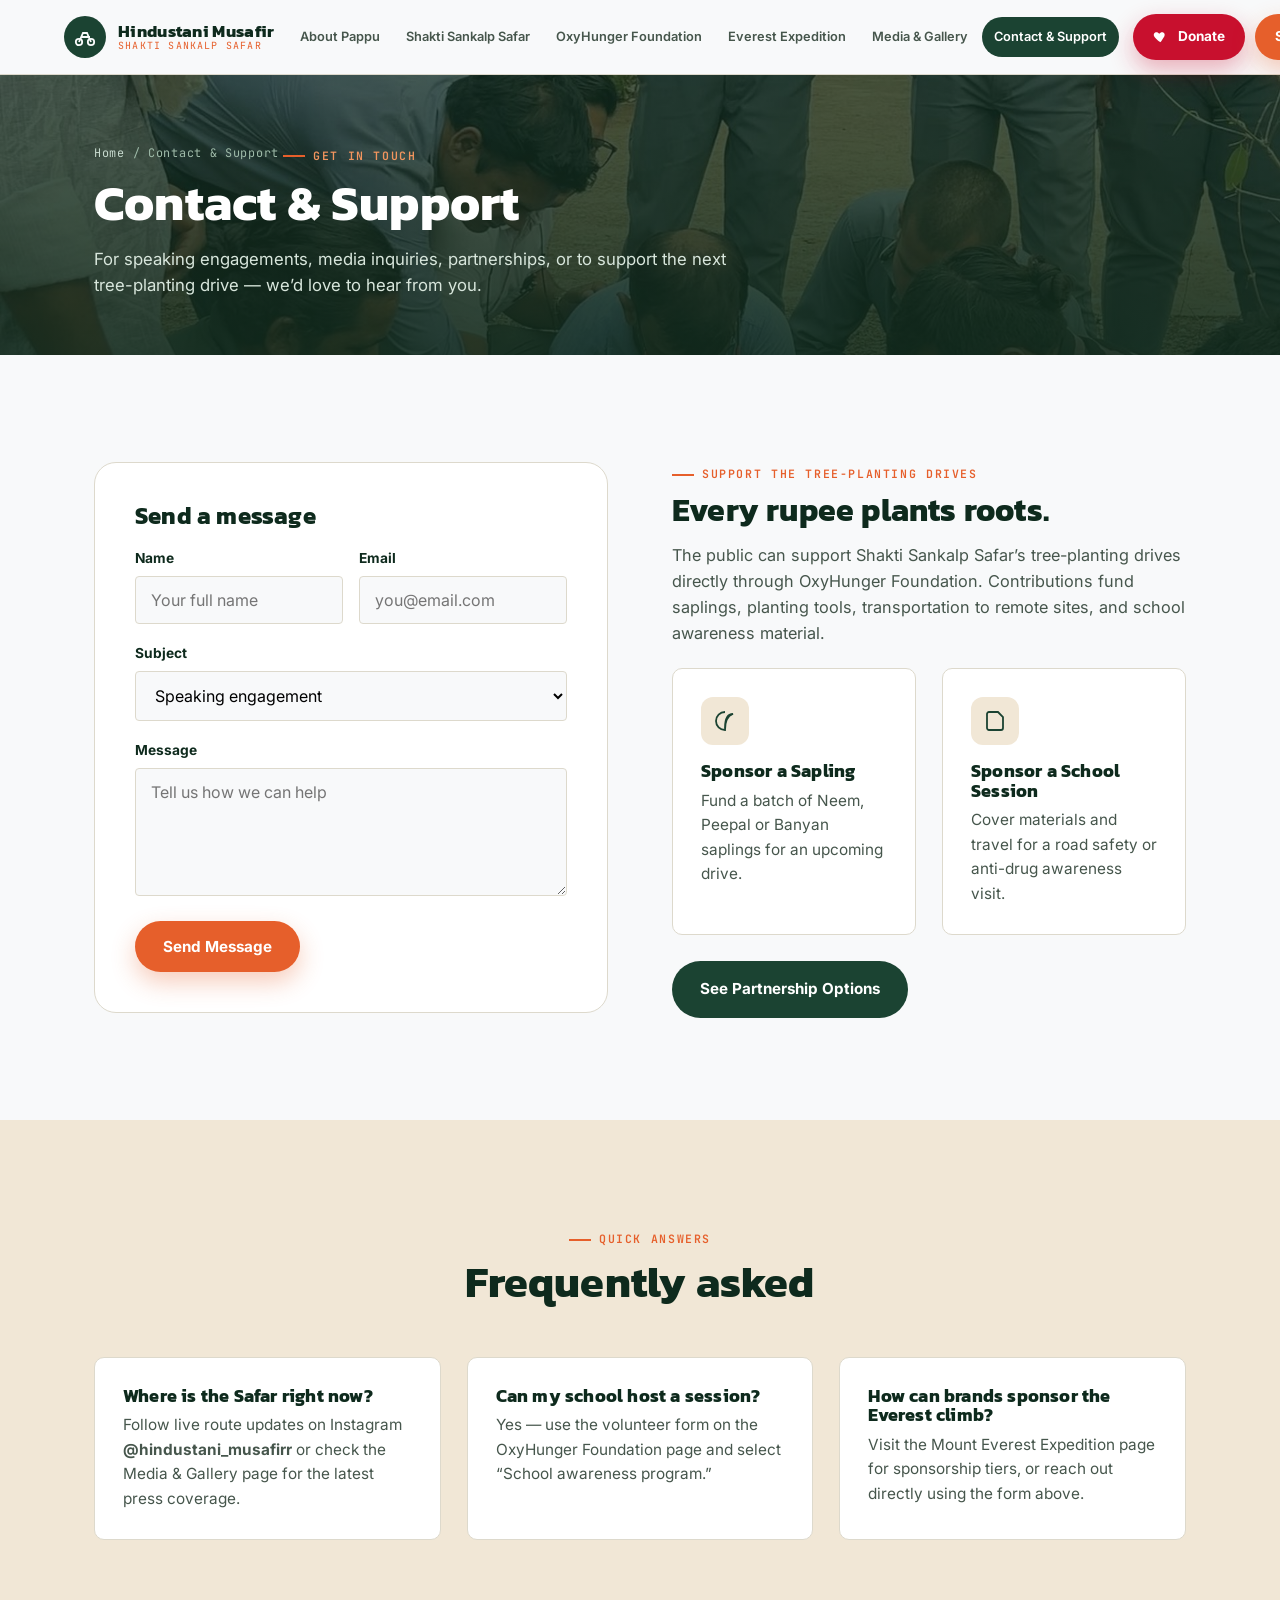
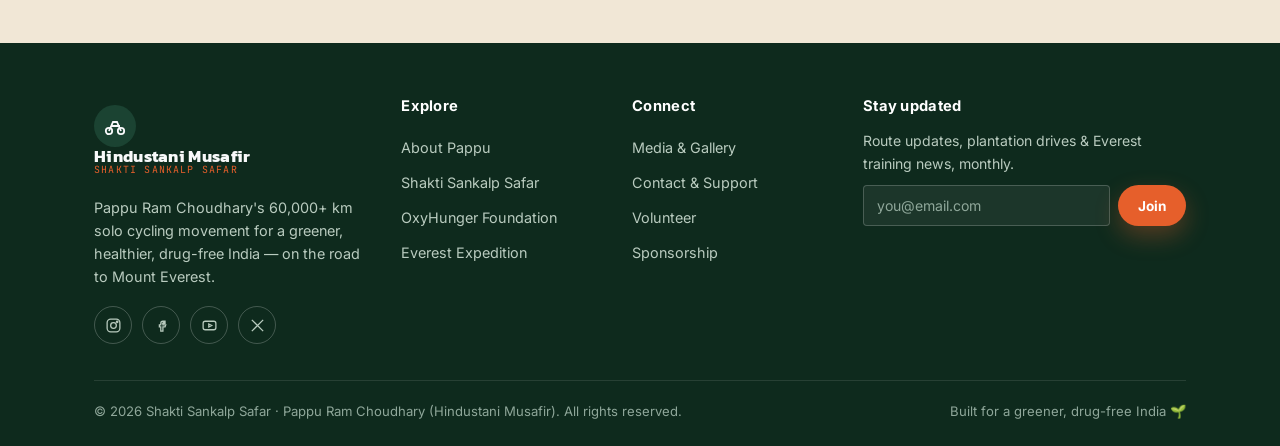
<file: contact.html>
<!DOCTYPE html>
<html lang="en">
<head>
<meta charset="UTF-8">
<meta name="viewport" content="width=device-width, initial-scale=1.0">
<title>Contact &amp; Support | Shakti Sankalp Safar</title>
<meta name="description" content="Get in touch for speaking engagements, media inquiries or to support Pappu Ram Choudhary's tree-planting drives across India.">
<link rel="preconnect" href="https://fonts.googleapis.com">
<link rel="preconnect" href="https://fonts.gstatic.com" crossorigin>
<link href="https://fonts.googleapis.com/css2?family=Kanit:wght@500;600;700&family=Inter:wght@400;500;600;700;800&family=JetBrains+Mono:wght@500;700&display=swap" rel="stylesheet">
<link rel="stylesheet" href="css/style.css">
</head>
<body>
  <header class="site-header">
    <nav class="nav">
      <a href="index.html" class="brand">
        <span class="brand-mark">
      <svg viewBox="0 0 24 24" fill="none" stroke="#F8F9FA" stroke-width="1.8" xmlns="http://www.w3.org/2000/svg">
        <circle cx="6" cy="17" r="3.2"/><circle cx="18" cy="17" r="3.2"/>
        <path d="M6 17l4-9h4l4 9M10 8h4M8 12h9"/>
      </svg>
    </span>
        <span class="brand-text">
          <strong>Hindustani Musafir</strong>
          <span>Shakti Sankalp Safar</span>
        </span>
      </a>
      <div class="nav-links">
        <!-- <a href="index.html">Home</a> -->
        <a href="about.html">About Pappu</a>
        <a href="mission.html">Shakti Sankalp Safar</a>
        <a href="foundation.html">OxyHunger Foundation</a>
        <a href="everest.html">Everest Expedition</a>
        <a href="media.html">Media & Gallery</a>
        <a href="contact.html" class="active">Contact & Support</a>
      </div>
      <div class="nav-cta">
        <a href="https://your-payment-link-here.example.com" target="_blank" rel="noopener" class="btn btn-donate btn-sm"><svg viewBox="0 0 24 24" fill="currentColor" width="15" height="15"><path d="M12 21s-7.5-4.6-10-9.1C.3 8.6 1.8 5 5.4 5c2 0 3.4 1 4.6 2.6C11.2 6 12.6 5 14.6 5 18.2 5 19.7 8.6 18 11.9 15.5 16.4 12 21 12 21z"/></svg>Donate</a>
        <a href="contact.html" class="btn btn-primary btn-sm">Support the Cause</a>
      </div>
      <button class="hamburger" aria-label="Toggle navigation" aria-expanded="false">
        <span></span><span></span><span></span>
      </button>
    </nav>
    <div class="mobile-panel">
      <!-- <a href="index.html">Home</a> -->
        <a href="about.html">About Pappu</a>
        <a href="mission.html">Shakti Sankalp Safar</a>
        <a href="foundation.html">OxyHunger Foundation</a>
        <a href="everest.html">Everest Expedition</a>
        <a href="media.html">Media & Gallery</a>
        <a href="contact.html" class="active">Contact & Support</a>
      <a href="https://your-payment-link-here.example.com" target="_blank" rel="noopener" class="btn btn-donate">Donate</a>
      <a href="contact.html" class="btn btn-primary">Support the Cause</a>
    </div>
  </header>

<main>

  <section class="page-hero bg-section" style="background-image:url('images/bg-plantation-wide.jpg');">
    <div class="wrap">
      <span class="breadcrumb"><a href="index.html">Home</a> / Contact &amp; Support</span>
      <span class="eyebrow">Get In Touch</span>
      <h1>Contact &amp; Support</h1>
      <p>For speaking engagements, media inquiries, partnerships, or to support the next tree-planting drive &mdash; we&rsquo;d love to hear from you.</p>
    </div>
  </section>

  <section class="section">
    <div class="wrap two-col">
      <div class="form-card">
        <h2 style="font-size:1.5rem; margin-bottom:18px;">Send a message</h2>
        <form data-demo-form>
          <div class="field-row">
            <div class="field"><label for="c-name">Name</label><input id="c-name" type="text" placeholder="Your full name" required></div>
            <div class="field"><label for="c-email">Email</label><input id="c-email" type="email" placeholder="you@email.com" required></div>
          </div>
          <div class="field"><label for="c-subject">Subject</label>
            <select id="c-subject">
              <option>Speaking engagement</option>
              <option>Media / press inquiry</option>
              <option>Corporate sponsorship</option>
              <option>Volunteering</option>
              <option>General question</option>
            </select>
          </div>
          <div class="field"><label for="c-message">Message</label><textarea id="c-message" rows="5" placeholder="Tell us how we can help" required></textarea></div>
          <button class="btn btn-primary" type="submit">Send Message</button>
        </form>
        <div class="form-success">Thank you for reaching out! We&rsquo;ll respond within 3&ndash;5 working days.</div>
      </div>

      <div>
        <span class="eyebrow">Support the tree-planting drives</span>
        <h2 style="font-size:clamp(1.5rem,2.6vw,2rem); margin-top:10px;">Every rupee plants roots.</h2>
        <p style="margin-top:14px; color:var(--ink-soft); font-size:1.02rem;">The public can support Shakti Sankalp Safar&rsquo;s tree-planting drives directly through OxyHunger Foundation. Contributions fund saplings, planting tools, transportation to remote sites, and school awareness material.</p>
        <div class="grid-2" style="margin-top:22px;">
          <div class="card">
            <div class="icon"><svg viewBox="0 0 24 24" fill="none" stroke="currentColor" stroke-width="1.8"><path d="M12 3C7 3 3 7 3 12c0 5 4 9 9 9 0-8 2-14 8-16-6 0-8 6-8 14"/></svg></div>
            <h3>Sponsor a Sapling</h3>
            <p>Fund a batch of Neem, Peepal or Banyan saplings for an upcoming drive.</p>
          </div>
          <div class="card">
            <div class="icon"><svg viewBox="0 0 24 24" fill="none" stroke="currentColor" stroke-width="1.8"><path d="M4 19V5a2 2 0 012-2h9l5 5v11a2 2 0 01-2 2H6a2 2 0 01-2-2z"/></svg></div>
            <h3>Sponsor a School Session</h3>
            <p>Cover materials and travel for a road safety or anti-drug awareness visit.</p>
          </div>
        </div>
        <a href="foundation.html#partner" class="btn btn-ghost mt-lg" style="margin-top:26px;">See Partnership Options</a>
      </div>
    </div>
  </section>

  <section class="section section--sand">
    <div class="wrap">
      <div class="section-head center">
        <span class="eyebrow" style="justify-content:center;">Quick answers</span>
        <h2>Frequently asked</h2>
      </div>
      <div class="grid-3">
        <div class="card">
          <h3>Where is the Safar right now?</h3>
          <p>Follow live route updates on Instagram <strong>@hindustani_musafirr</strong> or check the Media &amp; Gallery page for the latest press coverage.</p>
        </div>
        <div class="card">
          <h3>Can my school host a session?</h3>
          <p>Yes &mdash; use the volunteer form on the OxyHunger Foundation page and select &ldquo;School awareness program.&rdquo;</p>
        </div>
        <div class="card">
          <h3>How can brands sponsor the Everest climb?</h3>
          <p>Visit the Mount Everest Expedition page for sponsorship tiers, or reach out directly using the form above.</p>
        </div>
      </div>
    </div>
  </section>

</main>

  <footer class="site-footer">
    <div class="wrap">
      <div class="footer-grid">
        <div class="footer-brand">
          <a href="index.html" class="brand">
            <span class="brand-mark">
      <svg viewBox="0 0 24 24" fill="none" stroke="#F8F9FA" stroke-width="1.8" xmlns="http://www.w3.org/2000/svg">
        <circle cx="6" cy="17" r="3.2"/><circle cx="18" cy="17" r="3.2"/>
        <path d="M6 17l4-9h4l4 9M10 8h4M8 12h9"/>
      </svg>
    </span>
            <span class="brand-text">
              <strong style="color:#F8F9FA;">Hindustani Musafir</strong>
              <span>Shakti Sankalp Safar</span>
            </span>
          </a>
          <p>Pappu Ram Choudhary's 60,000+ km solo cycling movement for a greener, healthier, drug-free India &mdash; on the road to Mount Everest.</p>
          <div class="social-row">
            <a href="https://www.instagram.com/hindustani_musafirr/" aria-label="Instagram" target="_blank" rel="noopener"><svg viewBox="0 0 24 24" fill="none" stroke="currentColor" stroke-width="1.8"><rect x="3" y="3" width="18" height="18" rx="5"/><circle cx="12" cy="12" r="4"/><circle cx="17.2" cy="6.8" r="1"/></svg></a>
            <a href="https://www.facebook.com/hindustanimusafirr/" aria-label="Facebook" target="_blank" rel="noopener"><svg viewBox="0 0 24 24" fill="none" stroke="currentColor" stroke-width="1.8"><path d="M14 9h3V6h-3c-1.7 0-3 1.3-3 3v2H9v3h2v6h3v-6h3l1-3h-4v-2c0-.6.4-1 1-1z"/></svg></a>
            <a href="https://www.youtube.com/@HindustaniMusafir" aria-label="YouTube" target="_blank" rel="noopener"><svg viewBox="0 0 24 24" fill="none" stroke="currentColor" stroke-width="1.8"><rect x="3" y="6" width="18" height="12" rx="3"/><path d="M11 10l4 2-4 2z"/></svg></a>
            <a href="#" aria-label="Twitter/X" target="_blank" rel="noopener"><svg viewBox="0 0 24 24" fill="none" stroke="currentColor" stroke-width="1.8"><path d="M4 4l16 16M20 4L4 20"/></svg></a>
          </div>
        </div>
        <div>
          <h4>Explore</h4>
          <a href="about.html">About Pappu</a>
          <a href="mission.html">Shakti Sankalp Safar</a>
          <a href="foundation.html">OxyHunger Foundation</a>
          <a href="everest.html">Everest Expedition</a>
        </div>
        <div>
          <h4>Connect</h4>
          <a href="media.html">Media &amp; Gallery</a>
          <a href="contact.html">Contact &amp; Support</a>
          <a href="foundation.html#volunteer">Volunteer</a>
          <a href="everest.html#sponsor">Sponsorship</a>
        </div>
        <div>
          <h4>Stay updated</h4>
          <p style="color:#B9CBBF; font-size:.88rem; margin-bottom:8px;">Route updates, plantation drives &amp; Everest training news, monthly.</p>
          <form class="newsletter" data-demo-form onsubmit="return false;">
            <input type="email" placeholder="you@email.com" aria-label="Email for newsletter" required>
            <button class="btn btn-primary btn-sm" type="submit">Join</button>
          </form>
          <div class="form-success" style="margin-top:10px;">Thanks &mdash; you&rsquo;re on the list!</div>
        </div>
      </div>
      <div class="footer-bottom">
        <span>&copy; 2026 Shakti Sankalp Safar &middot; Pappu Ram Choudhary (Hindustani Musafir). All rights reserved.</span>
        <span>Built for a greener, drug-free India &#127793;</span>
      </div>
    </div>
  </footer>
<script src="js/script.js"></script>
</body>
</html>
</file>
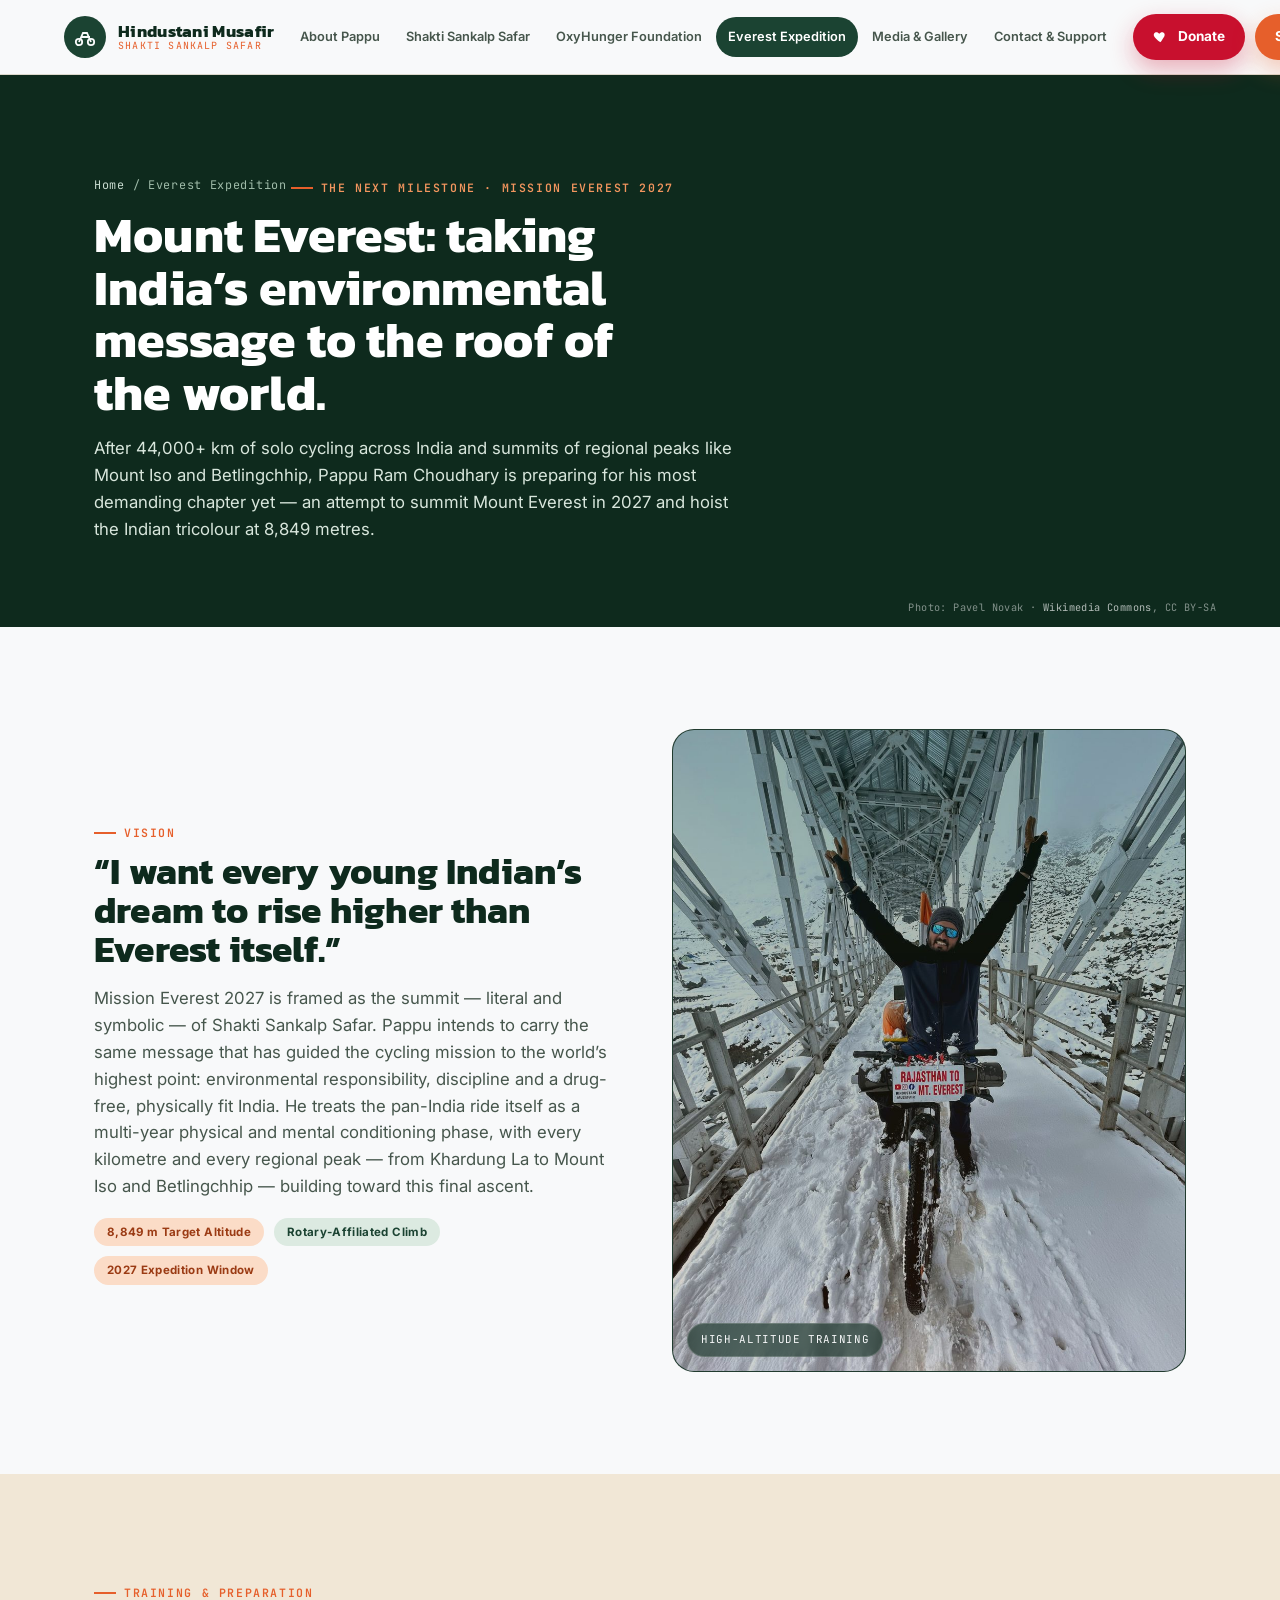
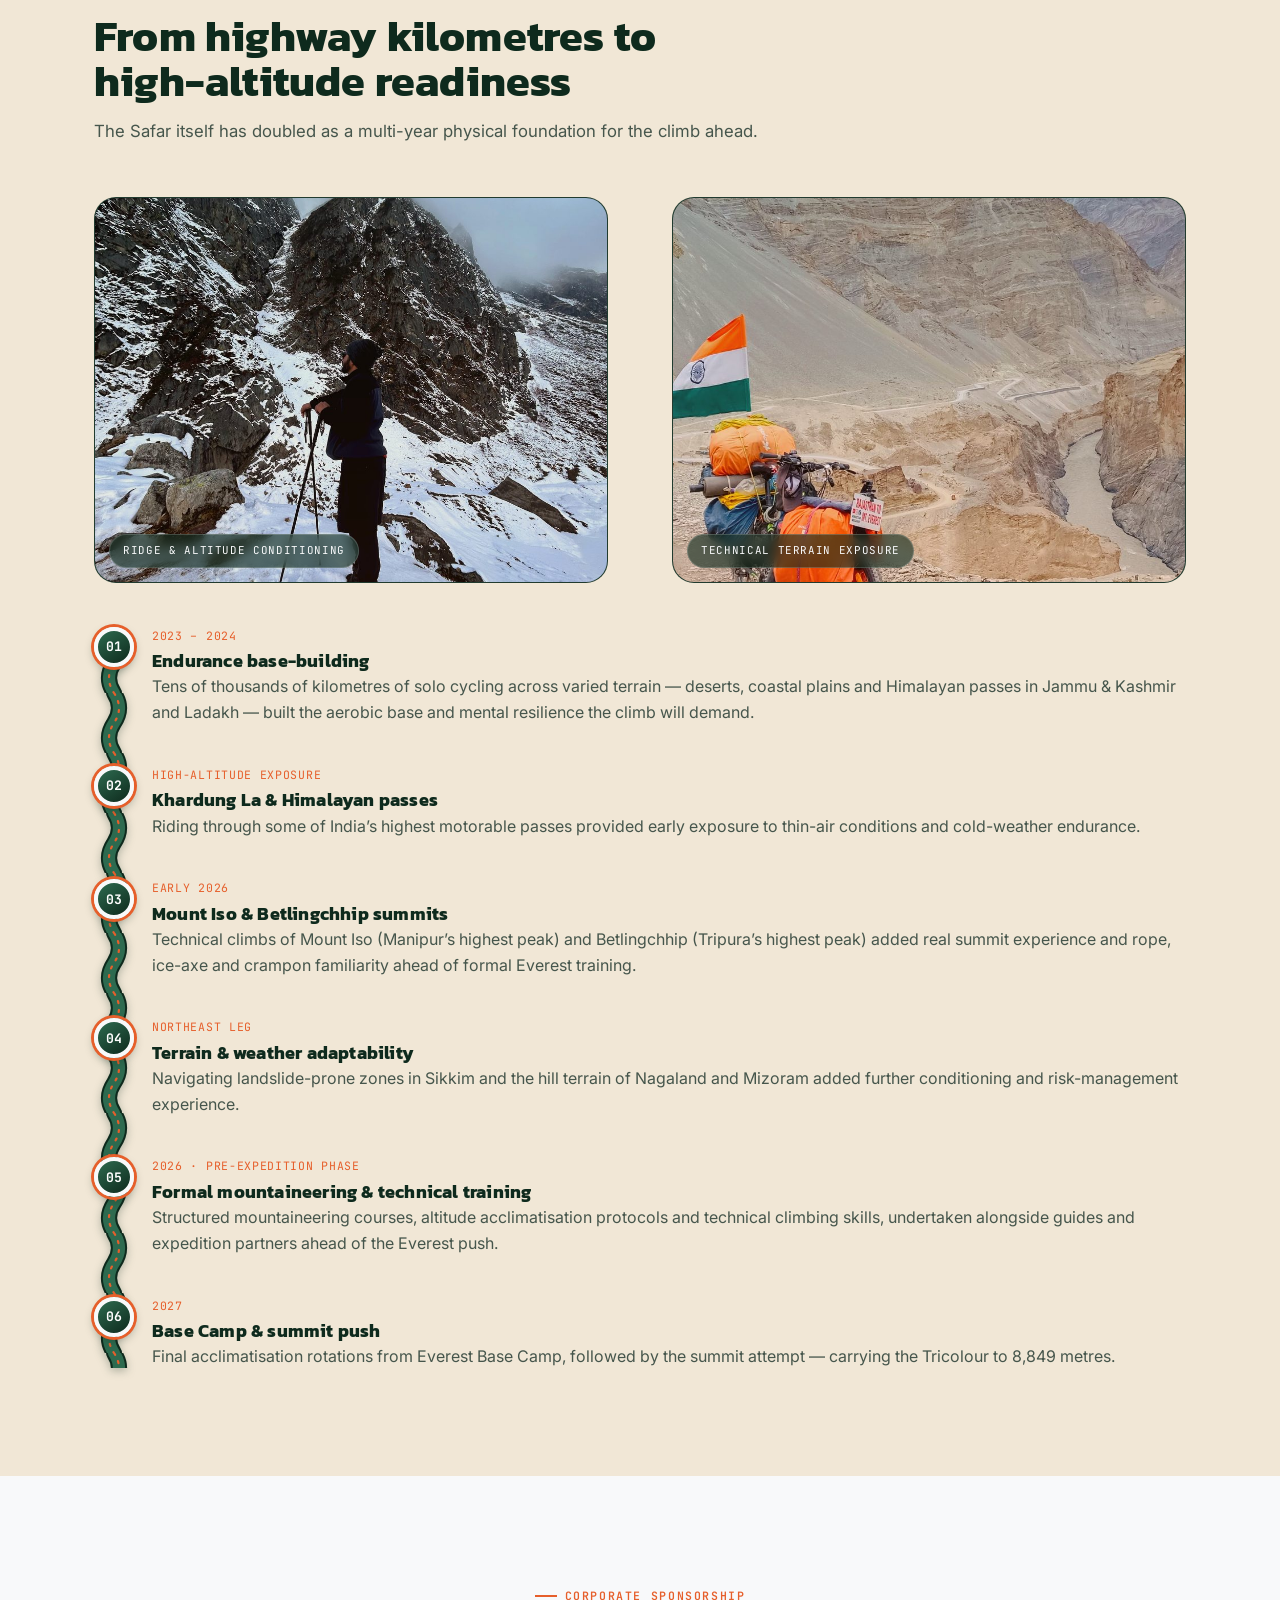
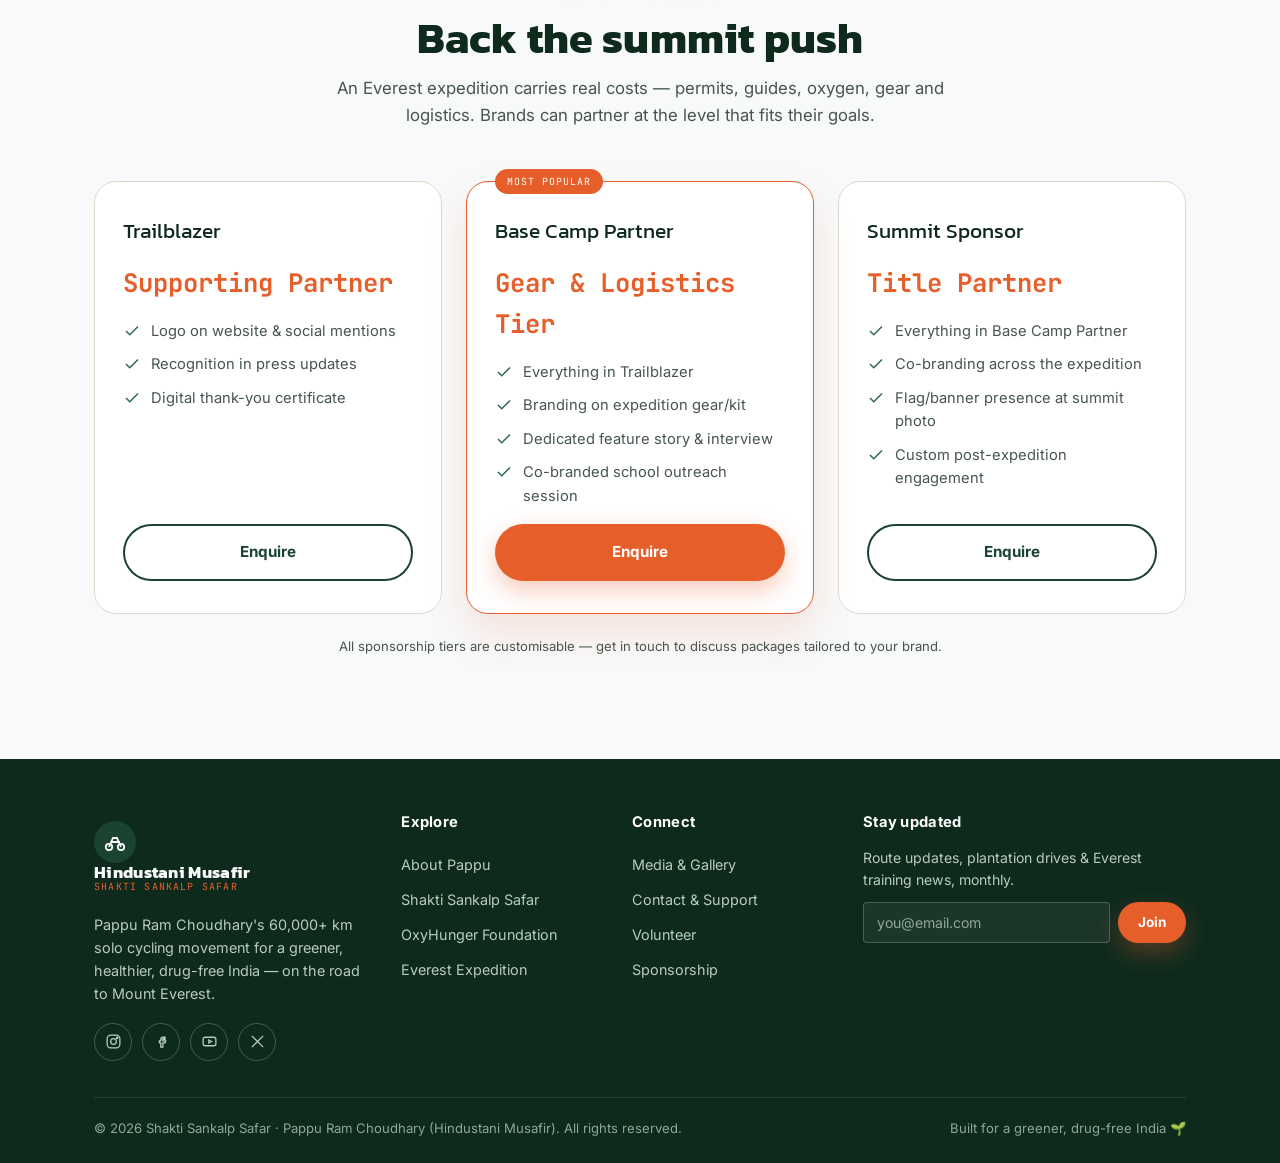
<file: everest.html>
<!DOCTYPE html>
<html lang="en">
<head>
<meta charset="UTF-8">
<meta name="viewport" content="width=device-width, initial-scale=1.0">
<title>Mount Everest Expedition | Shakti Sankalp Safar</title>
<meta name="description" content="Mission Everest 2027: Pappu Ram Choudhary's next milestone, carrying India's environmental message to the world's highest peak.">
<link rel="preconnect" href="https://fonts.googleapis.com">
<link rel="preconnect" href="https://fonts.gstatic.com" crossorigin>
<link href="https://fonts.googleapis.com/css2?family=Kanit:wght@500;600;700&family=Inter:wght@400;500;600;700;800&family=JetBrains+Mono:wght@500;700&display=swap" rel="stylesheet">
<link rel="stylesheet" href="css/style.css">
</head>
<body>
  <header class="site-header">
    <nav class="nav">
      <a href="index.html" class="brand">
        <span class="brand-mark">
      <svg viewBox="0 0 24 24" fill="none" stroke="#F8F9FA" stroke-width="1.8" xmlns="http://www.w3.org/2000/svg">
        <circle cx="6" cy="17" r="3.2"/><circle cx="18" cy="17" r="3.2"/>
        <path d="M6 17l4-9h4l4 9M10 8h4M8 12h9"/>
      </svg>
    </span>
        <span class="brand-text">
          <strong>Hindustani Musafir</strong>
          <span>Shakti Sankalp Safar</span>
        </span>
      </a>
      <div class="nav-links">
        <!-- <a href="index.html">Home</a> -->
        <a href="about.html">About Pappu</a>
        <a href="mission.html">Shakti Sankalp Safar</a>
        <a href="foundation.html">OxyHunger Foundation</a>
        <a href="everest.html" class="active">Everest Expedition</a>
        <a href="media.html">Media & Gallery</a>
        <a href="contact.html">Contact & Support</a>
      </div>
      <div class="nav-cta">
        <a href="https://your-payment-link-here.example.com" target="_blank" rel="noopener" class="btn btn-donate btn-sm"><svg viewBox="0 0 24 24" fill="currentColor" width="15" height="15"><path d="M12 21s-7.5-4.6-10-9.1C.3 8.6 1.8 5 5.4 5c2 0 3.4 1 4.6 2.6C11.2 6 12.6 5 14.6 5 18.2 5 19.7 8.6 18 11.9 15.5 16.4 12 21 12 21z"/></svg>Donate</a>
        <a href="contact.html" class="btn btn-primary btn-sm">Support the Cause</a>
      </div>
      <button class="hamburger" aria-label="Toggle navigation" aria-expanded="false">
        <span></span><span></span><span></span>
      </button>
    </nav>
    <div class="mobile-panel">
      <!-- <a href="index.html">Home</a> -->
        <a href="about.html">About Pappu</a>
        <a href="mission.html">Shakti Sankalp Safar</a>
        <a href="foundation.html">OxyHunger Foundation</a>
        <a href="everest.html" class="active">Everest Expedition</a>
        <a href="media.html">Media & Gallery</a>
        <a href="contact.html">Contact & Support</a>
      <a href="https://your-payment-link-here.example.com" target="_blank" rel="noopener" class="btn btn-donate">Donate</a>
      <a href="contact.html" class="btn btn-primary">Support the Cause</a>
    </div>
  </header>

<main>

  <section class="page-hero has-bg" style="--hero-bg-img:url('https://commons.wikimedia.org/wiki/Special:FilePath/Everest_kalapatthar.jpg');">
    <div class="wrap">
      <span class="breadcrumb"><a href="index.html">Home</a> / Everest Expedition</span>
      <span class="eyebrow">The Next Milestone &middot; Mission Everest 2027</span>
      <h1>Mount Everest: taking India&rsquo;s environmental message to the roof of the world.</h1>
      <p>After 44,000+ km of solo cycling across India and summits of regional peaks like Mount Iso and Betlingchhip, Pappu Ram Choudhary is preparing for his most demanding chapter yet &mdash; an attempt to summit Mount Everest in 2027 and hoist the Indian tricolour at 8,849 metres.</p>
    </div>
    <span class="bg-credit">Photo: Pavel Novak &middot; <a href="https://commons.wikimedia.org/wiki/File:Everest_kalapatthar.jpg" target="_blank" rel="noopener">Wikimedia Commons</a>, CC BY-SA</span>
  </section>

  <section class="section">
    <div class="wrap two-col">
      <div>
        <span class="eyebrow">Vision</span>
        <h2 style="font-size:clamp(1.7rem,3vw,2.3rem); margin-top:10px;">&ldquo;I want every young Indian&rsquo;s dream to rise higher than Everest itself.&rdquo;</h2>
        <p style="margin-top:16px; color:var(--ink-soft); font-size:1.05rem;">Mission Everest 2027 is framed as the summit &mdash; literal and symbolic &mdash; of Shakti Sankalp Safar. Pappu intends to carry the same message that has guided the cycling mission to the world&rsquo;s highest point: environmental responsibility, discipline and a drug-free, physically fit India. He treats the pan-India ride itself as a multi-year physical and mental conditioning phase, with every kilometre and every regional peak &mdash; from Khardung La to Mount Iso and Betlingchhip &mdash; building toward this final ascent.</p>
        <div class="badge-row">
          <span class="pill">8,849 m Target Altitude</span>
          <span class="pill green">Rotary-Affiliated Climb</span>
          <span class="pill">2027 Expedition Window</span>
        </div>
      </div>
      <div class="photo ratio-portrait">
        <img src="images/bridge-snow-flag.jpg" alt="Pappu Ram Choudhary celebrating on a snow-covered structure during high-altitude training">
        <span class="cap-tag">High-altitude training</span>
      </div>
    </div>
  </section>

  <section class="section section--sand">
    <div class="wrap">
      <div class="section-head">
        <span class="eyebrow">Training &amp; preparation</span>
        <h2>From highway kilometres to high-altitude readiness</h2>
        <p>The Safar itself has doubled as a multi-year physical foundation for the climb ahead.</p>
      </div>
      <div class="two-col" style="align-items:flex-start; margin-bottom:44px;">
        <div class="photo ratio-landscape">
          <img src="images/ridge-climb-training.jpg" alt="Pappu Ram Choudhary trekking along a snow ridge with poles during mountaineering training">
          <span class="cap-tag">Ridge &amp; altitude conditioning</span>
        </div>
        <div class="photo ratio-landscape">
          <img src="images/mountain-cliff-tiny.jpg" alt="A distant view of a climber against a dramatic mountain cliff face">
          <span class="cap-tag">Technical terrain exposure</span>
        </div>
      </div>
      <div class="timeline">
        <div class="timeline-item">
          <div class="timeline-dot">01</div>
          <span class="when">2023 &ndash; 2024</span>
          <h3>Endurance base-building</h3>
          <p>Tens of thousands of kilometres of solo cycling across varied terrain &mdash; deserts, coastal plains and Himalayan passes in Jammu &amp; Kashmir and Ladakh &mdash; built the aerobic base and mental resilience the climb will demand.</p>
        </div>
        <div class="timeline-item">
          <div class="timeline-dot">02</div>
          <span class="when">High-altitude exposure</span>
          <h3>Khardung La &amp; Himalayan passes</h3>
          <p>Riding through some of India&rsquo;s highest motorable passes provided early exposure to thin-air conditions and cold-weather endurance.</p>
        </div>
        <div class="timeline-item">
          <div class="timeline-dot">03</div>
          <span class="when">Early 2026</span>
          <h3>Mount Iso &amp; Betlingchhip summits</h3>
          <p>Technical climbs of Mount Iso (Manipur&rsquo;s highest peak) and Betlingchhip (Tripura&rsquo;s highest peak) added real summit experience and rope, ice-axe and crampon familiarity ahead of formal Everest training.</p>
        </div>
        <div class="timeline-item">
          <div class="timeline-dot">04</div>
          <span class="when">Northeast leg</span>
          <h3>Terrain &amp; weather adaptability</h3>
          <p>Navigating landslide-prone zones in Sikkim and the hill terrain of Nagaland and Mizoram added further conditioning and risk-management experience.</p>
        </div>
        <div class="timeline-item">
          <div class="timeline-dot">05</div>
          <span class="when">2026 &middot; Pre-expedition phase</span>
          <h3>Formal mountaineering &amp; technical training</h3>
          <p>Structured mountaineering courses, altitude acclimatisation protocols and technical climbing skills, undertaken alongside guides and expedition partners ahead of the Everest push.</p>
        </div>
        <div class="timeline-item">
          <div class="timeline-dot">06</div>
          <span class="when">2027</span>
          <h3>Base Camp &amp; summit push</h3>
          <p>Final acclimatisation rotations from Everest Base Camp, followed by the summit attempt &mdash; carrying the Tricolour to 8,849 metres.</p>
        </div>
      </div>
    </div>
  </section>

  <section class="section" id="sponsor">
    <div class="wrap">
      <div class="section-head center">
        <span class="eyebrow" style="justify-content:center;">Corporate sponsorship</span>
        <h2>Back the summit push</h2>
        <p class="center">An Everest expedition carries real costs &mdash; permits, guides, oxygen, gear and logistics. Brands can partner at the level that fits their goals.</p>
      </div>
      <div class="tiers">
        <div class="tier">
          <span class="name">Trailblazer</span>
          <span class="price">Supporting Partner</span>
          <ul>
            <li><svg viewBox="0 0 24 24" fill="none" stroke="currentColor" stroke-width="2"><path d="M20 6L9 17l-5-5"/></svg>Logo on website &amp; social mentions</li>
            <li><svg viewBox="0 0 24 24" fill="none" stroke="currentColor" stroke-width="2"><path d="M20 6L9 17l-5-5"/></svg>Recognition in press updates</li>
            <li><svg viewBox="0 0 24 24" fill="none" stroke="currentColor" stroke-width="2"><path d="M20 6L9 17l-5-5"/></svg>Digital thank-you certificate</li>
          </ul>
          <a href="contact.html" class="btn btn-outline dark">Enquire</a>
        </div>
        <div class="tier featured">
          <span class="name">Base Camp Partner</span>
          <span class="price">Gear &amp; Logistics Tier</span>
          <ul>
            <li><svg viewBox="0 0 24 24" fill="none" stroke="currentColor" stroke-width="2"><path d="M20 6L9 17l-5-5"/></svg>Everything in Trailblazer</li>
            <li><svg viewBox="0 0 24 24" fill="none" stroke="currentColor" stroke-width="2"><path d="M20 6L9 17l-5-5"/></svg>Branding on expedition gear/kit</li>
            <li><svg viewBox="0 0 24 24" fill="none" stroke="currentColor" stroke-width="2"><path d="M20 6L9 17l-5-5"/></svg>Dedicated feature story &amp; interview</li>
            <li><svg viewBox="0 0 24 24" fill="none" stroke="currentColor" stroke-width="2"><path d="M20 6L9 17l-5-5"/></svg>Co-branded school outreach session</li>
          </ul>
          <a href="contact.html" class="btn btn-primary">Enquire</a>
        </div>
        <div class="tier">
          <span class="name">Summit Sponsor</span>
          <span class="price">Title Partner</span>
          <ul>
            <li><svg viewBox="0 0 24 24" fill="none" stroke="currentColor" stroke-width="2"><path d="M20 6L9 17l-5-5"/></svg>Everything in Base Camp Partner</li>
            <li><svg viewBox="0 0 24 24" fill="none" stroke="currentColor" stroke-width="2"><path d="M20 6L9 17l-5-5"/></svg>Co-branding across the expedition</li>
            <li><svg viewBox="0 0 24 24" fill="none" stroke="currentColor" stroke-width="2"><path d="M20 6L9 17l-5-5"/></svg>Flag/banner presence at summit photo</li>
            <li><svg viewBox="0 0 24 24" fill="none" stroke="currentColor" stroke-width="2"><path d="M20 6L9 17l-5-5"/></svg>Custom post-expedition engagement</li>
          </ul>
          <a href="contact.html" class="btn btn-outline dark">Enquire</a>
        </div>
      </div>
      <p class="form-note center" style="margin-top:22px;">All sponsorship tiers are customisable &mdash; get in touch to discuss packages tailored to your brand.</p>
    </div>
  </section>

</main>

  <footer class="site-footer">
    <div class="wrap">
      <div class="footer-grid">
        <div class="footer-brand">
          <a href="index.html" class="brand">
            <span class="brand-mark">
      <svg viewBox="0 0 24 24" fill="none" stroke="#F8F9FA" stroke-width="1.8" xmlns="http://www.w3.org/2000/svg">
        <circle cx="6" cy="17" r="3.2"/><circle cx="18" cy="17" r="3.2"/>
        <path d="M6 17l4-9h4l4 9M10 8h4M8 12h9"/>
      </svg>
    </span>
            <span class="brand-text">
              <strong style="color:#F8F9FA;">Hindustani Musafir</strong>
              <span>Shakti Sankalp Safar</span>
            </span>
          </a>
          <p>Pappu Ram Choudhary's 60,000+ km solo cycling movement for a greener, healthier, drug-free India &mdash; on the road to Mount Everest.</p>
          <div class="social-row">
            <a href="https://www.instagram.com/hindustani_musafirr/" aria-label="Instagram" target="_blank" rel="noopener"><svg viewBox="0 0 24 24" fill="none" stroke="currentColor" stroke-width="1.8"><rect x="3" y="3" width="18" height="18" rx="5"/><circle cx="12" cy="12" r="4"/><circle cx="17.2" cy="6.8" r="1"/></svg></a>
            <a href="https://www.facebook.com/hindustanimusafirr/" aria-label="Facebook" target="_blank" rel="noopener"><svg viewBox="0 0 24 24" fill="none" stroke="currentColor" stroke-width="1.8"><path d="M14 9h3V6h-3c-1.7 0-3 1.3-3 3v2H9v3h2v6h3v-6h3l1-3h-4v-2c0-.6.4-1 1-1z"/></svg></a>
            <a href="https://www.youtube.com/@HindustaniMusafir" aria-label="YouTube" target="_blank" rel="noopener"><svg viewBox="0 0 24 24" fill="none" stroke="currentColor" stroke-width="1.8"><rect x="3" y="6" width="18" height="12" rx="3"/><path d="M11 10l4 2-4 2z"/></svg></a>
            <a href="#" aria-label="Twitter/X" target="_blank" rel="noopener"><svg viewBox="0 0 24 24" fill="none" stroke="currentColor" stroke-width="1.8"><path d="M4 4l16 16M20 4L4 20"/></svg></a>
          </div>
        </div>
        <div>
          <h4>Explore</h4>
          <a href="about.html">About Pappu</a>
          <a href="mission.html">Shakti Sankalp Safar</a>
          <a href="foundation.html">OxyHunger Foundation</a>
          <a href="everest.html">Everest Expedition</a>
        </div>
        <div>
          <h4>Connect</h4>
          <a href="media.html">Media &amp; Gallery</a>
          <a href="contact.html">Contact &amp; Support</a>
          <a href="foundation.html#volunteer">Volunteer</a>
          <a href="everest.html#sponsor">Sponsorship</a>
        </div>
        <div>
          <h4>Stay updated</h4>
          <p style="color:#B9CBBF; font-size:.88rem; margin-bottom:8px;">Route updates, plantation drives &amp; Everest training news, monthly.</p>
          <form class="newsletter" data-demo-form onsubmit="return false;">
            <input type="email" placeholder="you@email.com" aria-label="Email for newsletter" required>
            <button class="btn btn-primary btn-sm" type="submit">Join</button>
          </form>
          <div class="form-success" style="margin-top:10px;">Thanks &mdash; you&rsquo;re on the list!</div>
        </div>
      </div>
      <div class="footer-bottom">
        <span>&copy; 2026 Shakti Sankalp Safar &middot; Pappu Ram Choudhary (Hindustani Musafir). All rights reserved.</span>
        <span>Built for a greener, drug-free India &#127793;</span>
      </div>
    </div>
  </footer>
<script src="js/script.js"></script>
</body>
</html>
</file>
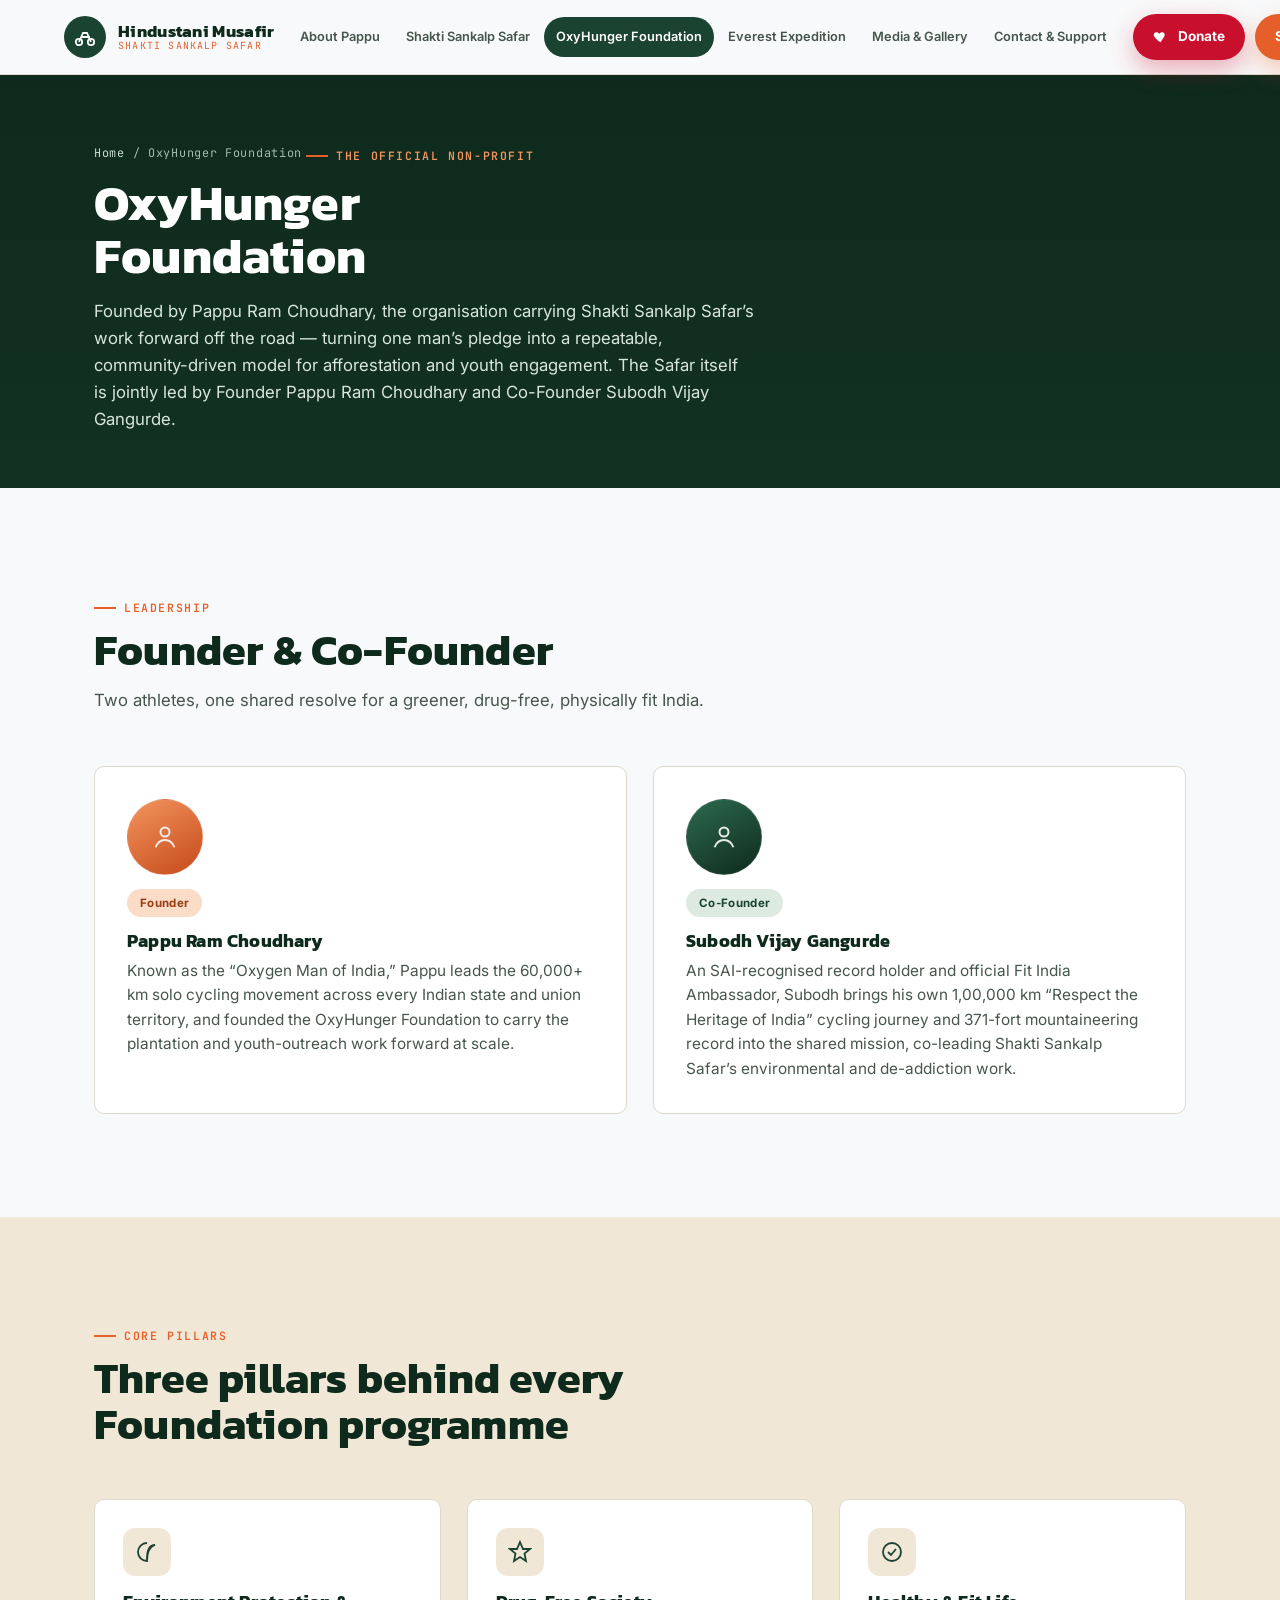
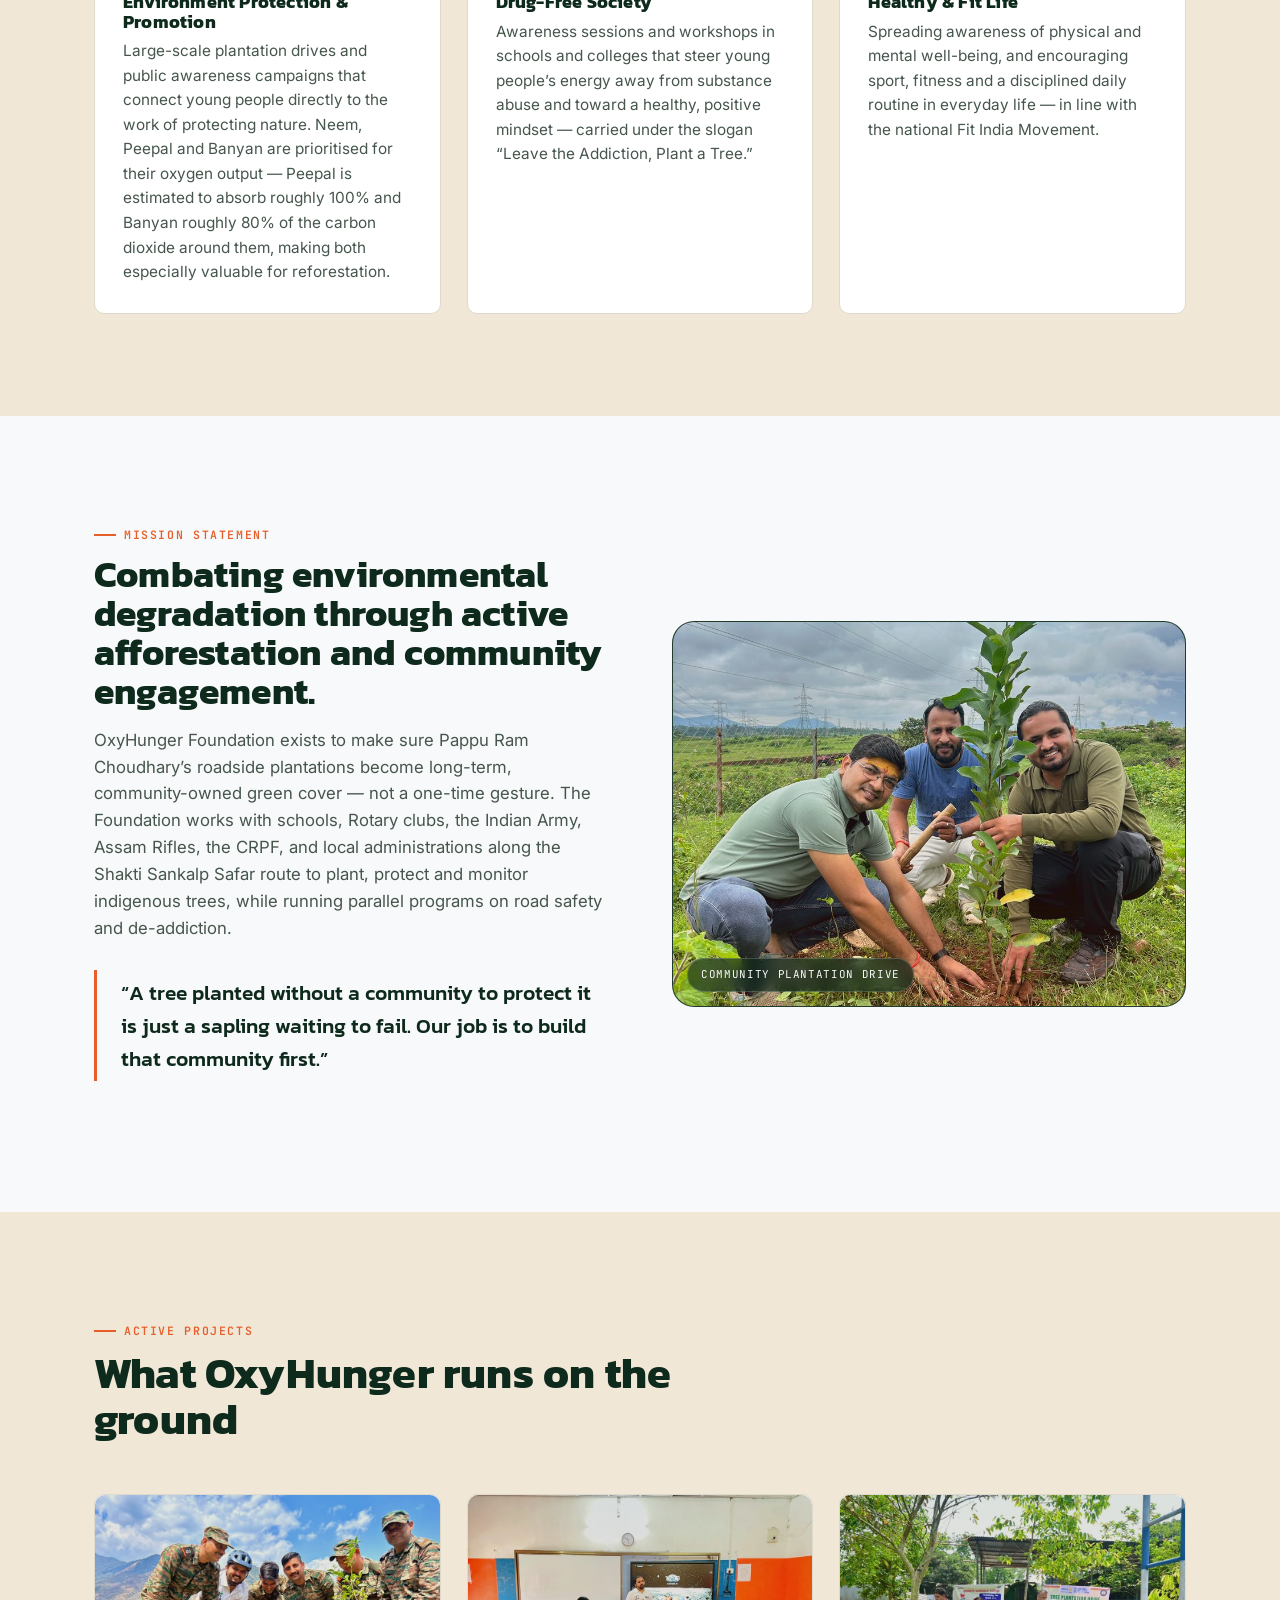
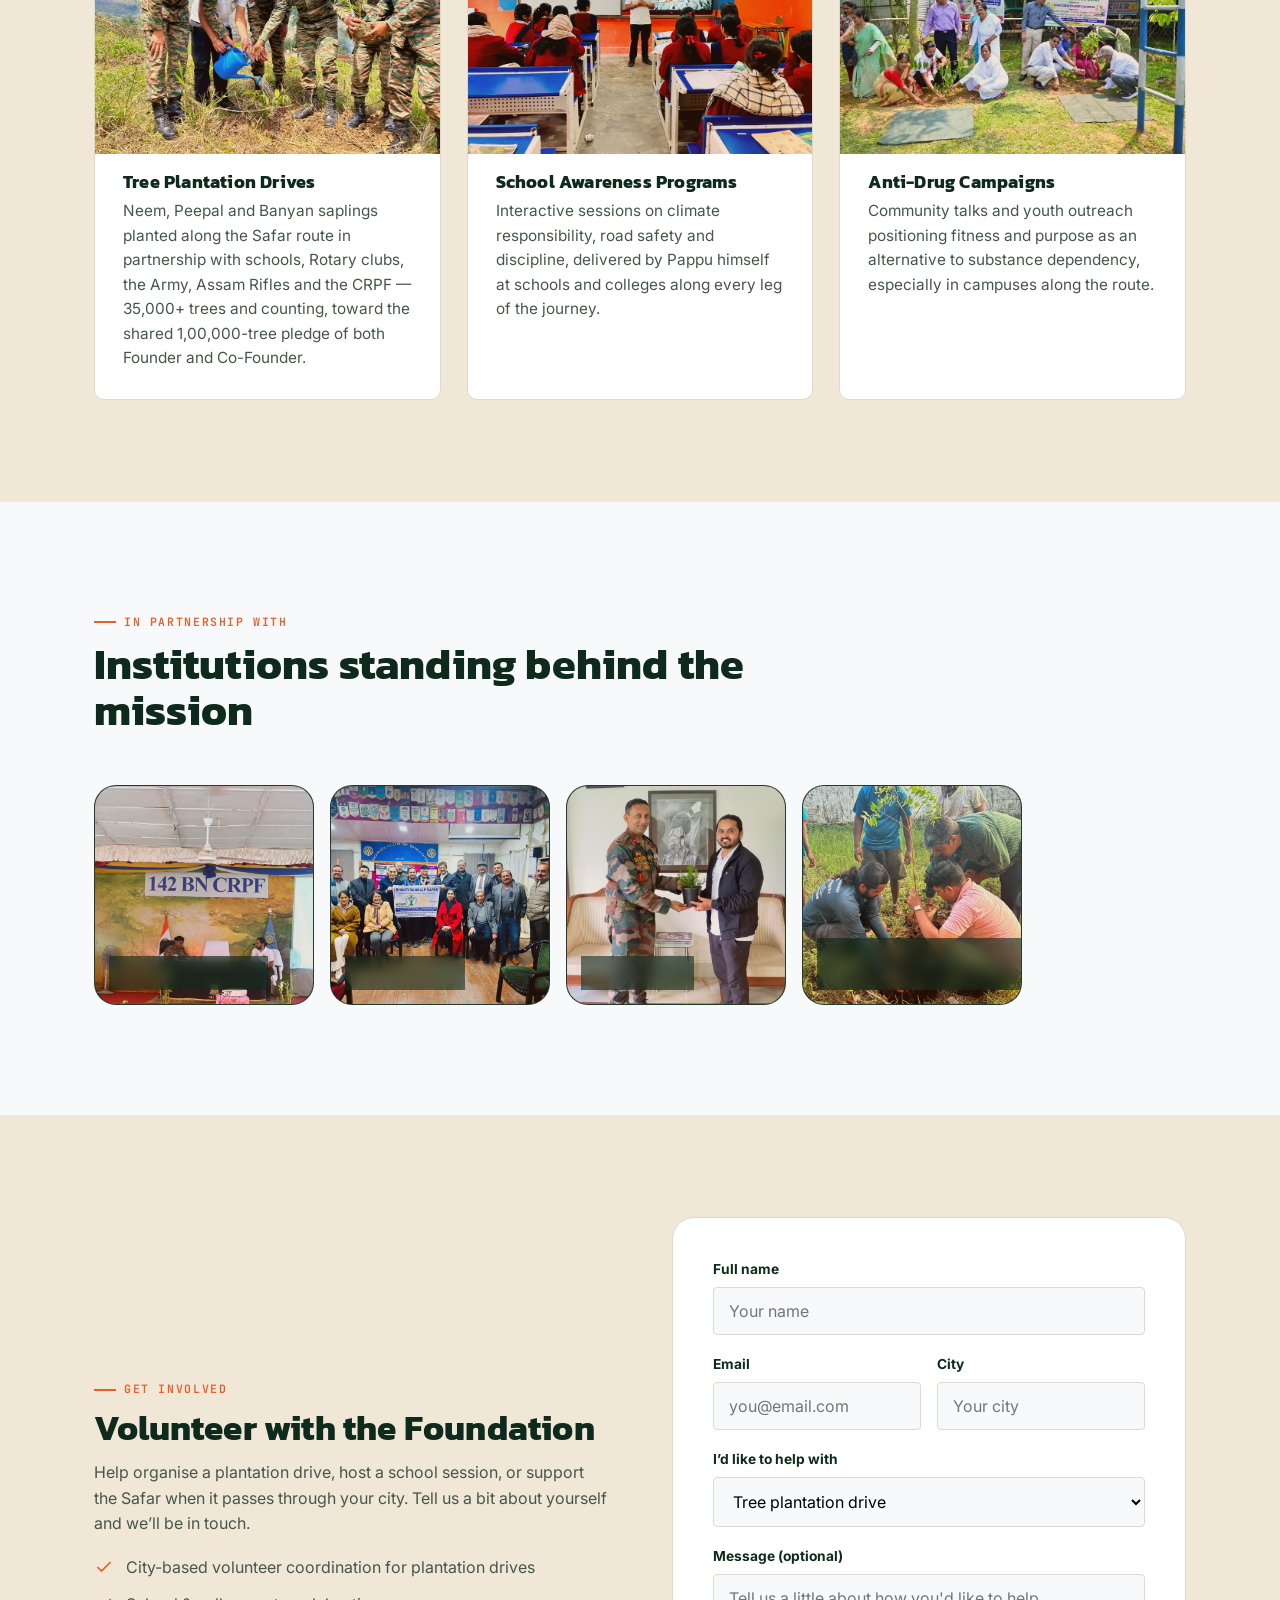
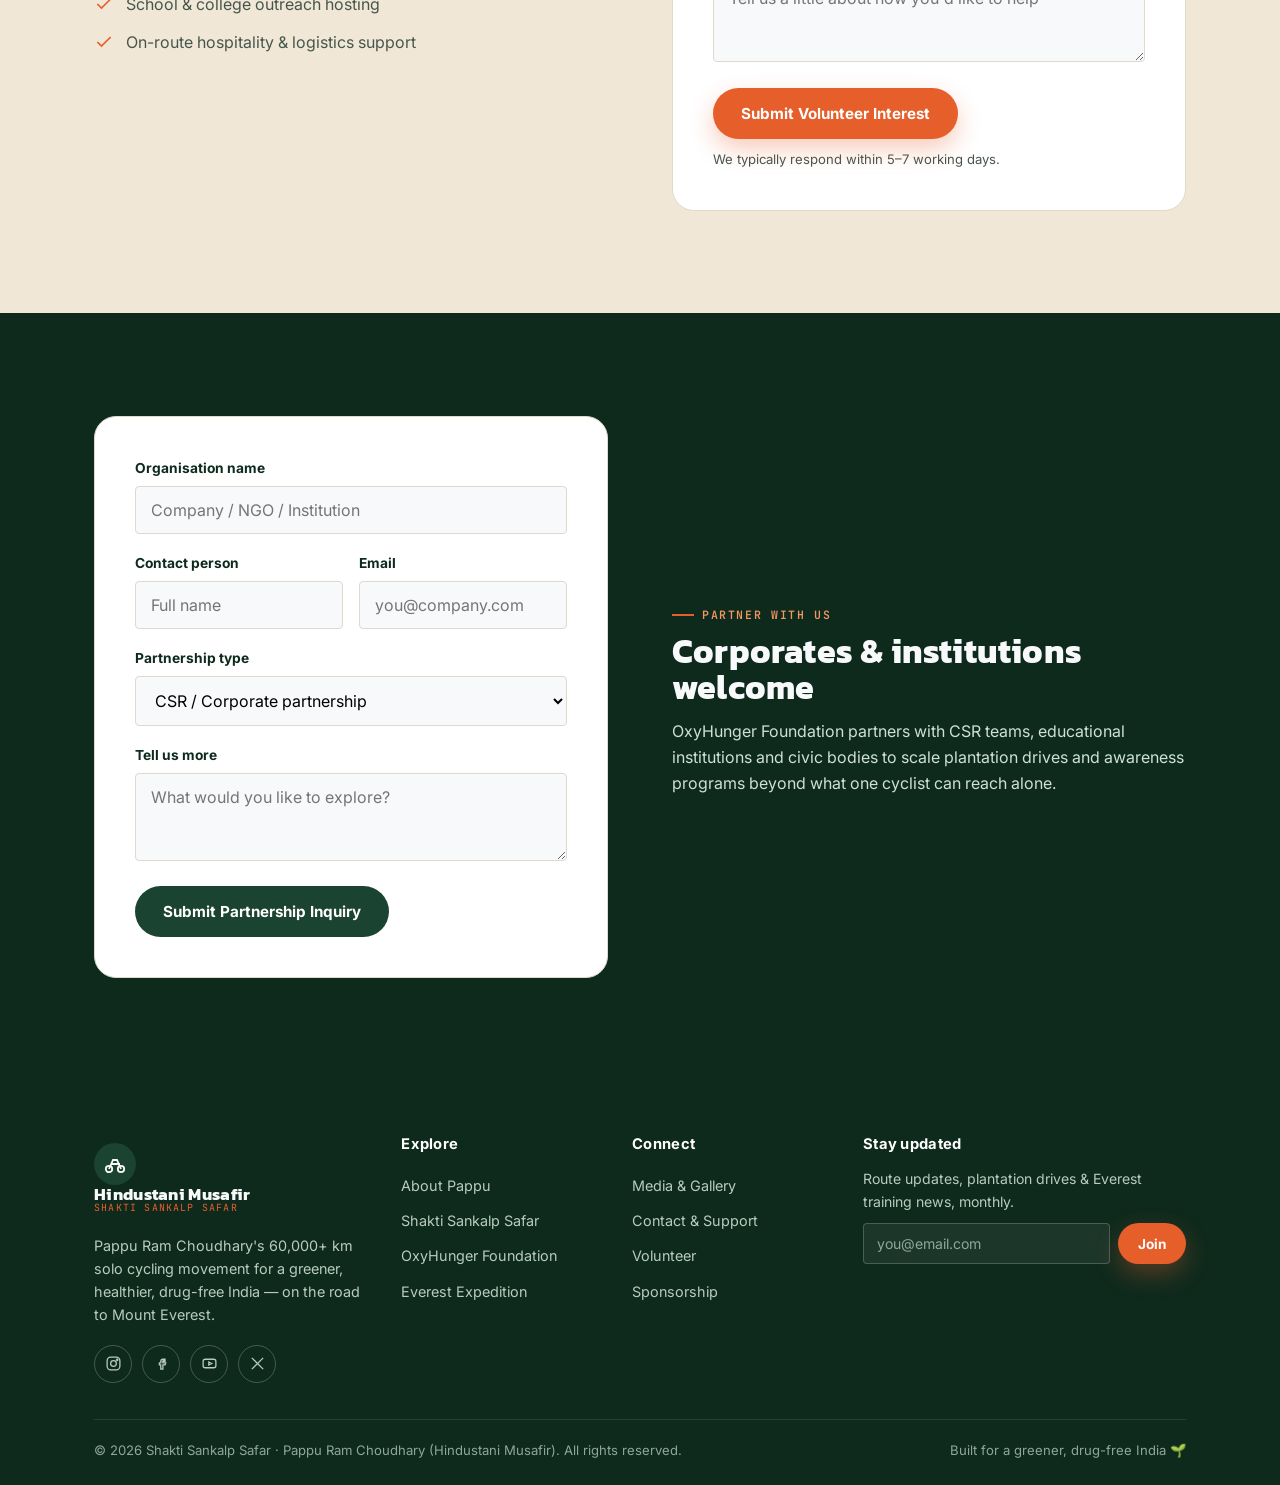
<file: foundation.html>
<!DOCTYPE html>
<html lang="en">
<head>
<meta charset="UTF-8">
<meta name="viewport" content="width=device-width, initial-scale=1.0">
<title>OxyHunger Foundation</title>
<meta name="description" content="The official non-profit behind Shakti Sankalp Safar &mdash; afforestation drives, school awareness programs and anti-drug campaigns across India.">
<link rel="preconnect" href="https://fonts.googleapis.com">
<link rel="preconnect" href="https://fonts.gstatic.com" crossorigin>
<link href="https://fonts.googleapis.com/css2?family=Kanit:wght@500;600;700&family=Inter:wght@400;500;600;700;800&family=JetBrains+Mono:wght@500;700&display=swap" rel="stylesheet">
<link rel="stylesheet" href="css/style.css">
</head>
<body>
  <header class="site-header">
    <nav class="nav">
      <a href="index.html" class="brand">
        <span class="brand-mark">
      <svg viewBox="0 0 24 24" fill="none" stroke="#F8F9FA" stroke-width="1.8" xmlns="http://www.w3.org/2000/svg">
        <circle cx="6" cy="17" r="3.2"/><circle cx="18" cy="17" r="3.2"/>
        <path d="M6 17l4-9h4l4 9M10 8h4M8 12h9"/>
      </svg>
    </span>
        <span class="brand-text">
          <strong>Hindustani Musafir</strong>
          <span>Shakti Sankalp Safar</span>
        </span>
      </a>
      <div class="nav-links">
        <!-- <a href="index.html">Home</a> -->
        <a href="about.html">About Pappu</a>
        <a href="mission.html">Shakti Sankalp Safar</a>
        <a href="foundation.html" class="active">OxyHunger Foundation</a>
        <a href="everest.html">Everest Expedition</a>
        <a href="media.html">Media & Gallery</a>
        <a href="contact.html">Contact & Support</a>
      </div>
      <div class="nav-cta">
        <a href="https://your-payment-link-here.example.com" target="_blank" rel="noopener" class="btn btn-donate btn-sm"><svg viewBox="0 0 24 24" fill="currentColor" width="15" height="15"><path d="M12 21s-7.5-4.6-10-9.1C.3 8.6 1.8 5 5.4 5c2 0 3.4 1 4.6 2.6C11.2 6 12.6 5 14.6 5 18.2 5 19.7 8.6 18 11.9 15.5 16.4 12 21 12 21z"/></svg>Donate</a>
        <a href="contact.html" class="btn btn-primary btn-sm">Support the Cause</a>
      </div>
      <button class="hamburger" aria-label="Toggle navigation" aria-expanded="false">
        <span></span><span></span><span></span>
      </button>
    </nav>
    <div class="mobile-panel">
      <!-- <a href="index.html">Home</a> -->
        <a href="about.html">About Pappu</a>
        <a href="mission.html">Shakti Sankalp Safar</a>
        <a href="foundation.html" class="active">OxyHunger Foundation</a>
        <a href="everest.html">Everest Expedition</a>
        <a href="media.html">Media & Gallery</a>
        <a href="contact.html">Contact & Support</a>
      <a href="https://your-payment-link-here.example.com" target="_blank" rel="noopener" class="btn btn-donate">Donate</a>
      <a href="contact.html" class="btn btn-primary">Support the Cause</a>
    </div>
  </header>

<main>

  <section class="page-hero">
    <div class="wrap">
      <span class="breadcrumb"><a href="index.html">Home</a> / OxyHunger Foundation</span>
      <span class="eyebrow">The Official Non-Profit</span>
      <h1>OxyHunger Foundation</h1>
      <p>Founded by Pappu Ram Choudhary, the organisation carrying Shakti Sankalp Safar&rsquo;s work forward off the road &mdash; turning one man&rsquo;s pledge into a repeatable, community-driven model for afforestation and youth engagement. The Safar itself is jointly led by Founder Pappu Ram Choudhary and Co-Founder Subodh Vijay Gangurde.</p>
    </div>
  </section>

  <section class="section">
    <div class="wrap">
      <div class="section-head">
        <span class="eyebrow">Leadership</span>
        <h2>Founder &amp; Co-Founder</h2>
        <p>Two athletes, one shared resolve for a greener, drug-free, physically fit India.</p>
      </div>
      <div class="grid-2">
        <div class="card" style="padding:32px;">
          <div class="avatar-ph saffron" data-founder-photo>
            <svg viewBox="0 0 24 24" fill="none" stroke="currentColor" stroke-width="1.6"><circle cx="12" cy="8" r="3.6"/><path d="M4.5 20.2c1.4-3.8 4.2-5.8 7.5-5.8s6.1 2 7.5 5.8"/></svg>
          </div>
          <span class="pill">Founder</span>
          <h3 style="margin-top:14px;">Pappu Ram Choudhary</h3>
          <p>Known as the &ldquo;Oxygen Man of India,&rdquo; Pappu leads the 60,000+ km solo cycling movement across every Indian state and union territory, and founded the OxyHunger Foundation to carry the plantation and youth-outreach work forward at scale.</p>
        </div>
        <div class="card" style="padding:32px;">
          <div class="avatar-ph" data-cofounder-photo>
            <svg viewBox="0 0 24 24" fill="none" stroke="currentColor" stroke-width="1.6"><circle cx="12" cy="8" r="3.6"/><path d="M4.5 20.2c1.4-3.8 4.2-5.8 7.5-5.8s6.1 2 7.5 5.8"/></svg>
          </div>
          <span class="pill green">Co-Founder</span>
          <h3 style="margin-top:14px;">Subodh Vijay Gangurde</h3>
          <p>An SAI-recognised record holder and official Fit India Ambassador, Subodh brings his own 1,00,000 km &ldquo;Respect the Heritage of India&rdquo; cycling journey and 371-fort mountaineering record into the shared mission, co-leading Shakti Sankalp Safar&rsquo;s environmental and de-addiction work.</p>
        </div>
      </div>
    </div>
  </section>

  <section class="section section--sand">
    <div class="wrap">
      <div class="section-head">
        <span class="eyebrow">Core pillars</span>
        <h2>Three pillars behind every Foundation programme</h2>
      </div>
      <div class="grid-3">
        <div class="card">
          <div class="icon"><svg viewBox="0 0 24 24" fill="none" stroke="currentColor" stroke-width="1.8"><path d="M12 3C7 3 3 7 3 12c0 5 4 9 9 9 0-8 2-14 8-16-6 0-8 6-8 14"/></svg></div>
          <h3>Environment Protection &amp; Promotion</h3>
          <p>Large-scale plantation drives and public awareness campaigns that connect young people directly to the work of protecting nature. Neem, Peepal and Banyan are prioritised for their oxygen output &mdash; Peepal is estimated to absorb roughly 100% and Banyan roughly 80% of the carbon dioxide around them, making both especially valuable for reforestation.</p>
        </div>
        <div class="card">
          <div class="icon"><svg viewBox="0 0 24 24" fill="none" stroke="currentColor" stroke-width="1.8"><path d="M12 2l3 7h7l-5.5 4.5L18 21l-6-4-6 4 1.5-7.5L2 9h7z"/></svg></div>
          <h3>Drug-Free Society</h3>
          <p>Awareness sessions and workshops in schools and colleges that steer young people&rsquo;s energy away from substance abuse and toward a healthy, positive mindset &mdash; carried under the slogan &ldquo;Leave the Addiction, Plant a Tree.&rdquo;</p>
        </div>
        <div class="card">
          <div class="icon"><svg viewBox="0 0 24 24" fill="none" stroke="currentColor" stroke-width="1.8"><circle cx="12" cy="12" r="9"/><path d="M8 12l3 3 5-6"/></svg></div>
          <h3>Healthy &amp; Fit Life</h3>
          <p>Spreading awareness of physical and mental well-being, and encouraging sport, fitness and a disciplined daily routine in everyday life &mdash; in line with the national Fit India Movement.</p>
        </div>
      </div>
    </div>
  </section>

  <section class="section">
    <div class="wrap two-col">
      <div>
        <span class="eyebrow">Mission statement</span>
        <h2 style="font-size:clamp(1.7rem,3vw,2.3rem); margin-top:10px;">Combating environmental degradation through active afforestation and community engagement.</h2>
        <p style="margin-top:16px; color:var(--ink-soft); font-size:1.05rem;">OxyHunger Foundation exists to make sure Pappu Ram Choudhary&rsquo;s roadside plantations become long-term, community-owned green cover &mdash; not a one-time gesture. The Foundation works with schools, Rotary clubs, the Indian Army, Assam Rifles, the CRPF, and local administrations along the Shakti Sankalp Safar route to plant, protect and monitor indigenous trees, while running parallel programs on road safety and de-addiction.</p>
        <blockquote class="quote-block">&ldquo;A tree planted without a community to protect it is just a sapling waiting to fail. Our job is to build that community first.&rdquo;</blockquote>
      </div>
      <div class="photo ratio-landscape">
        <img src="images/plantation-kneeling-flag.jpg" alt="A community plantation drive with the Indian flag during a Shakti Sankalp Safar stop">
        <span class="cap-tag">Community plantation drive</span>
      </div>
    </div>
  </section>

  <section class="section section--sand">
    <div class="wrap">
      <div class="section-head">
        <span class="eyebrow">Active projects</span>
        <h2>What OxyHunger runs on the ground</h2>
      </div>
      <div class="grid-3">
        <div class="card">
          <div class="card-photo"><img src="images/army-plantation-mountain.jpg" alt="Tree plantation drive with the Indian Army in a mountain region"></div>
          <h3>Tree Plantation Drives</h3>
          <p>Neem, Peepal and Banyan saplings planted along the Safar route in partnership with schools, Rotary clubs, the Army, Assam Rifles and the CRPF &mdash; 35,000+ trees and counting, toward the shared 1,00,000-tree pledge of both Founder and Co-Founder.</p>
        </div>
        <div class="card">
          <div class="card-photo"><img src="images/classroom-session.jpg" alt="An in-classroom awareness session with students"></div>
          <h3>School Awareness Programs</h3>
          <p>Interactive sessions on climate responsibility, road safety and discipline, delivered by Pappu himself at schools and colleges along every leg of the journey.</p>
        </div>
        <div class="card">
          <div class="card-photo"><img src="images/school-group-banner.jpg" alt="Students gathered around an anti-drug and fitness awareness banner"></div>
          <h3>Anti-Drug Campaigns</h3>
          <p>Community talks and youth outreach positioning fitness and purpose as an alternative to substance dependency, especially in campuses along the route.</p>
        </div>
      </div>
    </div>
  </section>

  <section class="section">
    <div class="wrap">
      <div class="section-head">
        <span class="eyebrow">In partnership with</span>
        <h2>Institutions standing behind the mission</h2>
      </div>
      <div class="recog-strip">
        <div class="photo ratio-square"><img src="images/crpf-ceremony.jpg" alt="CRPF felicitation ceremony"><span class="cap-tag">173 &amp; 142 Bn CRPF</span></div>
        <div class="photo ratio-square"><img src="images/army-banner-tree.jpg" alt="Assam Rifles plantation banner event"><span class="cap-tag">Assam Rifles</span></div>
        <div class="photo ratio-square"><img src="images/army-officer-gift.jpg" alt="Indian Army officer presenting a memento"><span class="cap-tag">Indian Army</span></div>
        <div class="photo ratio-square"><img src="images/plantation-two-men.jpg" alt="Local administration officials joining a plantation drive"><span class="cap-tag">District administrations</span></div>
      </div>
    </div>
  </section>

  <section class="section section--sand" id="volunteer">
    <div class="wrap two-col">
      <div>
        <span class="eyebrow">Get involved</span>
        <h2 style="font-size:clamp(1.7rem,3vw,2.2rem); margin-top:10px;">Volunteer with the Foundation</h2>
        <p style="margin-top:14px; color:var(--ink-soft);">Help organise a plantation drive, host a school session, or support the Safar when it passes through your city. Tell us a bit about yourself and we&rsquo;ll be in touch.</p>
        <ul class="list-check">
          <li><svg viewBox="0 0 24 24" fill="none" stroke="currentColor" stroke-width="2"><path d="M20 6L9 17l-5-5"/></svg><span>City-based volunteer coordination for plantation drives</span></li>
          <li><svg viewBox="0 0 24 24" fill="none" stroke="currentColor" stroke-width="2"><path d="M20 6L9 17l-5-5"/></svg><span>School &amp; college outreach hosting</span></li>
          <li><svg viewBox="0 0 24 24" fill="none" stroke="currentColor" stroke-width="2"><path d="M20 6L9 17l-5-5"/></svg><span>On-route hospitality &amp; logistics support</span></li>
        </ul>
      </div>
      <div class="form-card">
        <form data-demo-form>
          <div class="field"><label for="v-name">Full name</label><input id="v-name" type="text" placeholder="Your name" required></div>
          <div class="field-row">
            <div class="field"><label for="v-email">Email</label><input id="v-email" type="email" placeholder="you@email.com" required></div>
            <div class="field"><label for="v-city">City</label><input id="v-city" type="text" placeholder="Your city" required></div>
          </div>
          <div class="field"><label for="v-interest">I&rsquo;d like to help with</label>
            <select id="v-interest">
              <option>Tree plantation drive</option>
              <option>School awareness program</option>
              <option>Anti-drug campaign</option>
              <option>On-route hospitality/logistics</option>
              <option>Something else</option>
            </select>
          </div>
          <div class="field"><label for="v-msg">Message (optional)</label><textarea id="v-msg" rows="3" placeholder="Tell us a little about how you'd like to help"></textarea></div>
          <button class="btn btn-primary" type="submit">Submit Volunteer Interest</button>
          <p class="form-note">We typically respond within 5&ndash;7 working days.</p>
        </form>
        <div class="form-success">Thank you! Your volunteer interest has been recorded.</div>
      </div>
    </div>
  </section>

  <section class="section section--forest" id="partner">
    <div class="wrap two-col">
      <div class="form-card" style="background:var(--white);">
        <form data-demo-form>
          <div class="field"><label for="p-org">Organisation name</label><input id="p-org" type="text" placeholder="Company / NGO / Institution" required></div>
          <div class="field-row">
            <div class="field"><label for="p-contact">Contact person</label><input id="p-contact" type="text" placeholder="Full name" required></div>
            <div class="field"><label for="p-email">Email</label><input id="p-email" type="email" placeholder="you@company.com" required></div>
          </div>
          <div class="field"><label for="p-type">Partnership type</label>
            <select id="p-type">
              <option>CSR / Corporate partnership</option>
              <option>Plantation drive sponsorship</option>
              <option>School program collaboration</option>
              <option>In-kind support (gear, logistics)</option>
            </select>
          </div>
          <div class="field"><label for="p-msg">Tell us more</label><textarea id="p-msg" rows="3" placeholder="What would you like to explore?"></textarea></div>
          <button class="btn btn-ghost" type="submit">Submit Partnership Inquiry</button>
        </form>
        <div class="form-success">Thank you! Our partnerships team will reach out shortly.</div>
      </div>
      <div>
        <span class="eyebrow" style="color:var(--saffron-light);">Partner with us</span>
        <h2 style="margin-top:10px; font-size:clamp(1.6rem,2.8vw,2.1rem);">Corporates &amp; institutions welcome</h2>
        <p style="margin-top:14px; color:#CFE0D5;">OxyHunger Foundation partners with CSR teams, educational institutions and civic bodies to scale plantation drives and awareness programs beyond what one cyclist can reach alone.</p>
      </div>
    </div>
  </section>

</main>

  <footer class="site-footer">
    <div class="wrap">
      <div class="footer-grid">
        <div class="footer-brand">
          <a href="index.html" class="brand">
            <span class="brand-mark">
      <svg viewBox="0 0 24 24" fill="none" stroke="#F8F9FA" stroke-width="1.8" xmlns="http://www.w3.org/2000/svg">
        <circle cx="6" cy="17" r="3.2"/><circle cx="18" cy="17" r="3.2"/>
        <path d="M6 17l4-9h4l4 9M10 8h4M8 12h9"/>
      </svg>
    </span>
            <span class="brand-text">
              <strong style="color:#F8F9FA;">Hindustani Musafir</strong>
              <span>Shakti Sankalp Safar</span>
            </span>
          </a>
          <p>Pappu Ram Choudhary's 60,000+ km solo cycling movement for a greener, healthier, drug-free India &mdash; on the road to Mount Everest.</p>
          <div class="social-row">
            <a href="https://www.instagram.com/hindustani_musafirr/" aria-label="Instagram" target="_blank" rel="noopener"><svg viewBox="0 0 24 24" fill="none" stroke="currentColor" stroke-width="1.8"><rect x="3" y="3" width="18" height="18" rx="5"/><circle cx="12" cy="12" r="4"/><circle cx="17.2" cy="6.8" r="1"/></svg></a>
            <a href="https://www.facebook.com/hindustanimusafirr/" aria-label="Facebook" target="_blank" rel="noopener"><svg viewBox="0 0 24 24" fill="none" stroke="currentColor" stroke-width="1.8"><path d="M14 9h3V6h-3c-1.7 0-3 1.3-3 3v2H9v3h2v6h3v-6h3l1-3h-4v-2c0-.6.4-1 1-1z"/></svg></a>
            <a href="https://www.youtube.com/@HindustaniMusafir" aria-label="YouTube" target="_blank" rel="noopener"><svg viewBox="0 0 24 24" fill="none" stroke="currentColor" stroke-width="1.8"><rect x="3" y="6" width="18" height="12" rx="3"/><path d="M11 10l4 2-4 2z"/></svg></a>
            <a href="#" aria-label="Twitter/X" target="_blank" rel="noopener"><svg viewBox="0 0 24 24" fill="none" stroke="currentColor" stroke-width="1.8"><path d="M4 4l16 16M20 4L4 20"/></svg></a>
          </div>
        </div>
        <div>
          <h4>Explore</h4>
          <a href="about.html">About Pappu</a>
          <a href="mission.html">Shakti Sankalp Safar</a>
          <a href="foundation.html">OxyHunger Foundation</a>
          <a href="everest.html">Everest Expedition</a>
        </div>
        <div>
          <h4>Connect</h4>
          <a href="media.html">Media &amp; Gallery</a>
          <a href="contact.html">Contact &amp; Support</a>
          <a href="foundation.html#volunteer">Volunteer</a>
          <a href="everest.html#sponsor">Sponsorship</a>
        </div>
        <div>
          <h4>Stay updated</h4>
          <p style="color:#B9CBBF; font-size:.88rem; margin-bottom:8px;">Route updates, plantation drives &amp; Everest training news, monthly.</p>
          <form class="newsletter" data-demo-form onsubmit="return false;">
            <input type="email" placeholder="you@email.com" aria-label="Email for newsletter" required>
            <button class="btn btn-primary btn-sm" type="submit">Join</button>
          </form>
          <div class="form-success" style="margin-top:10px;">Thanks &mdash; you&rsquo;re on the list!</div>
        </div>
      </div>
      <div class="footer-bottom">
        <span>&copy; 2026 Shakti Sankalp Safar &middot; Pappu Ram Choudhary (Hindustani Musafir). All rights reserved.</span>
        <span>Built for a greener, drug-free India &#127793;</span>
      </div>
    </div>
  </footer>
<script src="js/script.js"></script>
</body>
</html>
</file>
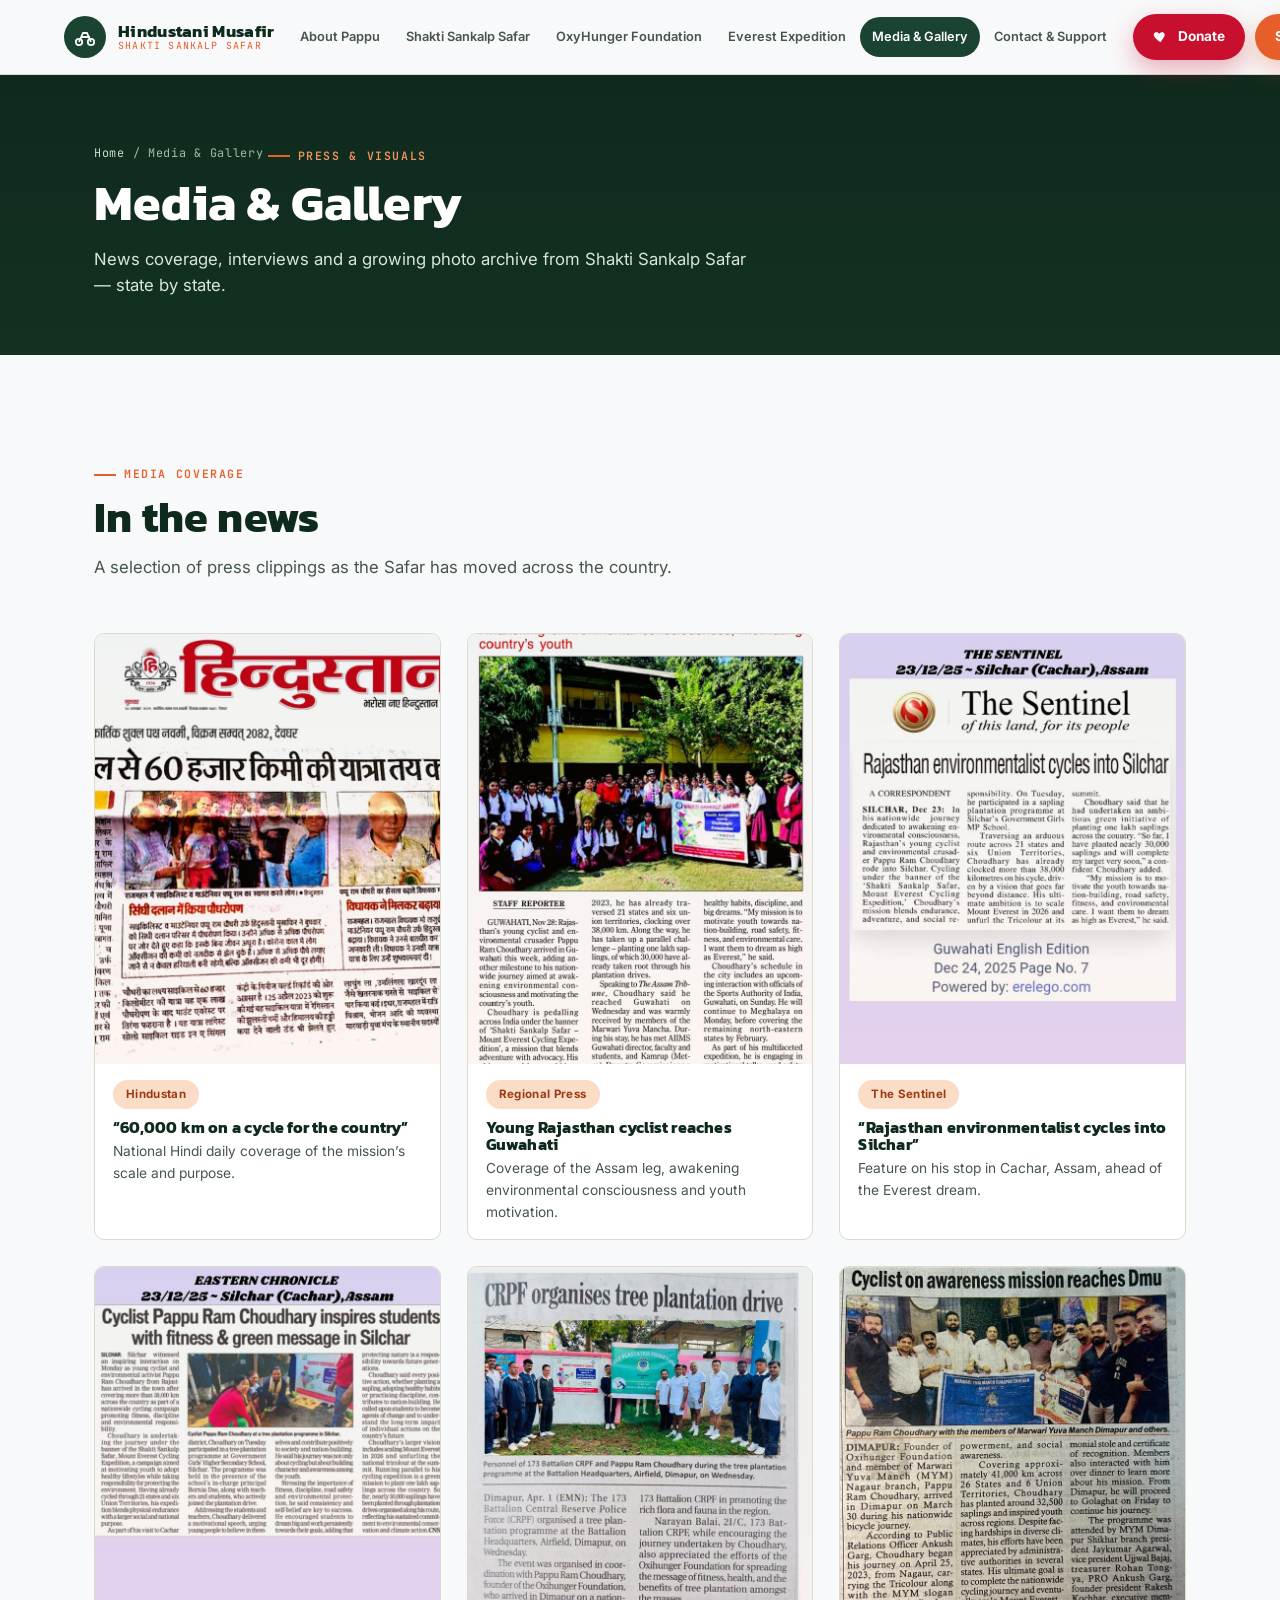
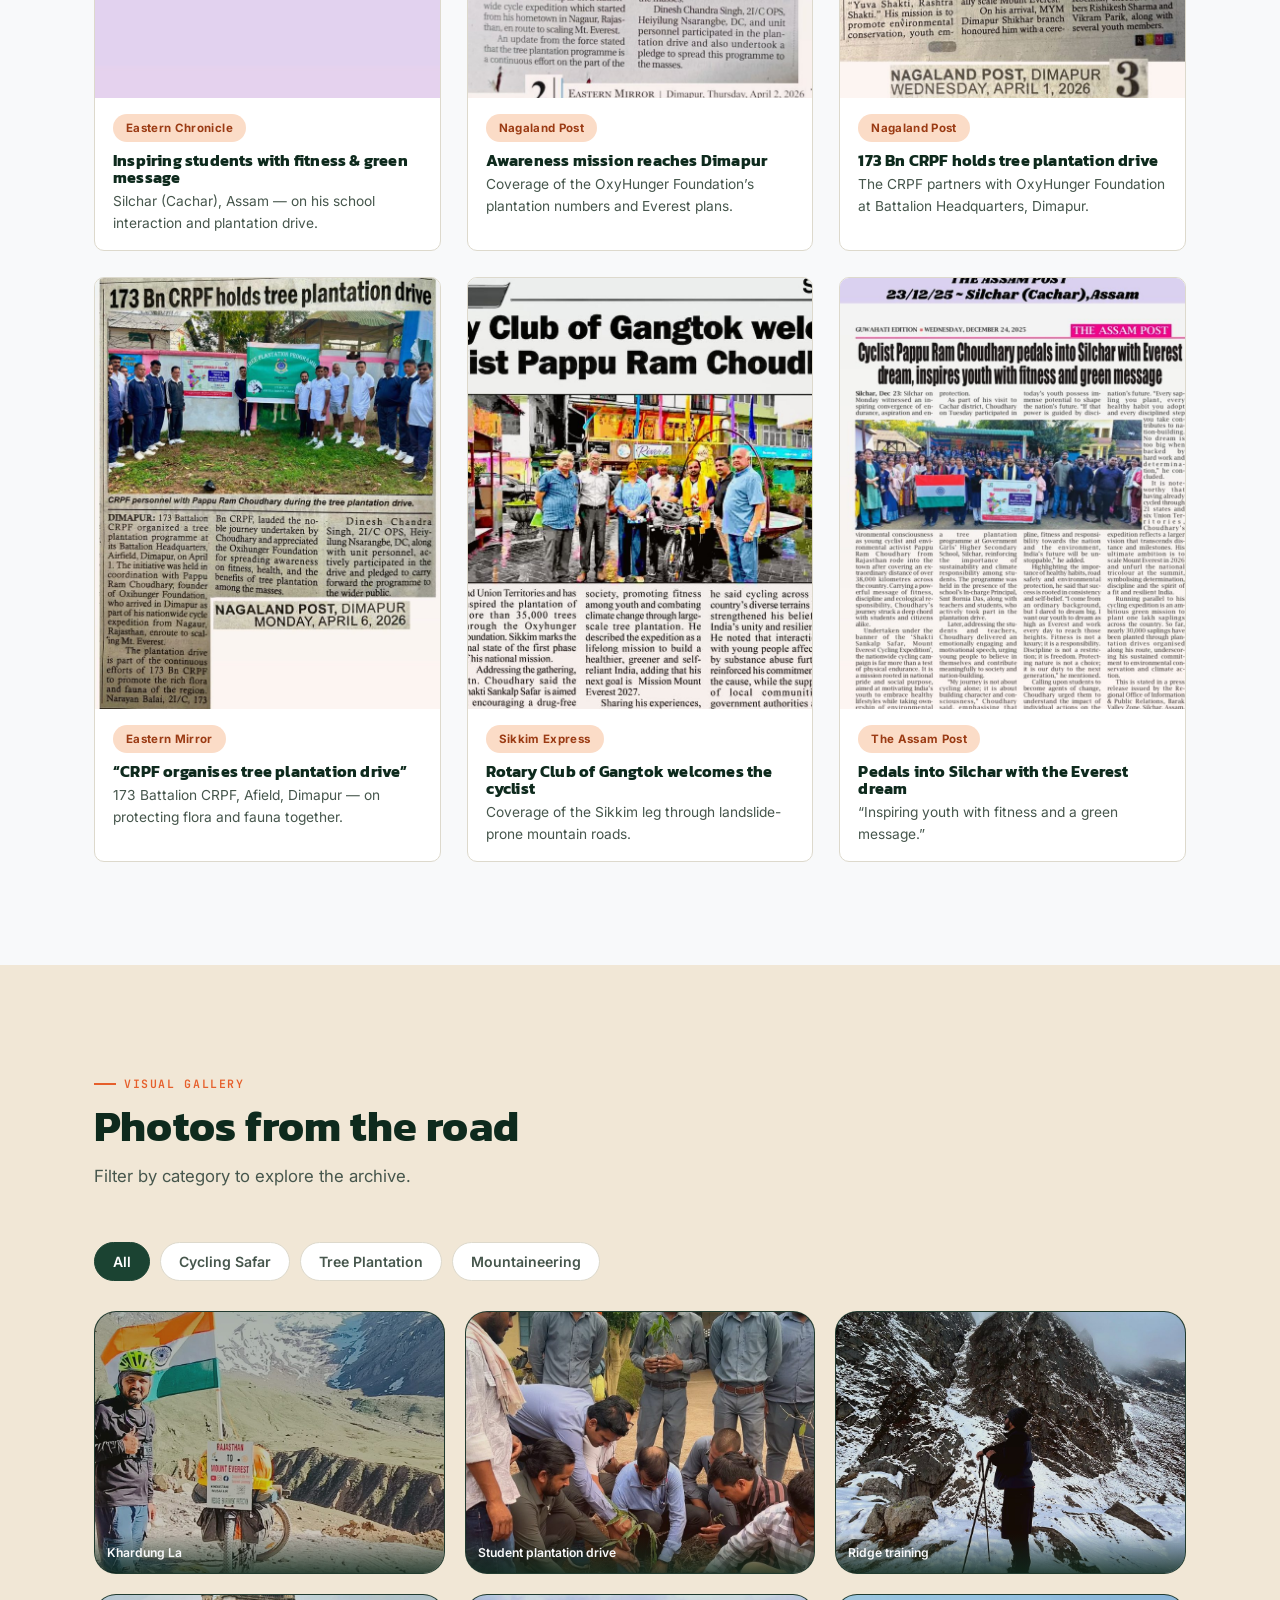
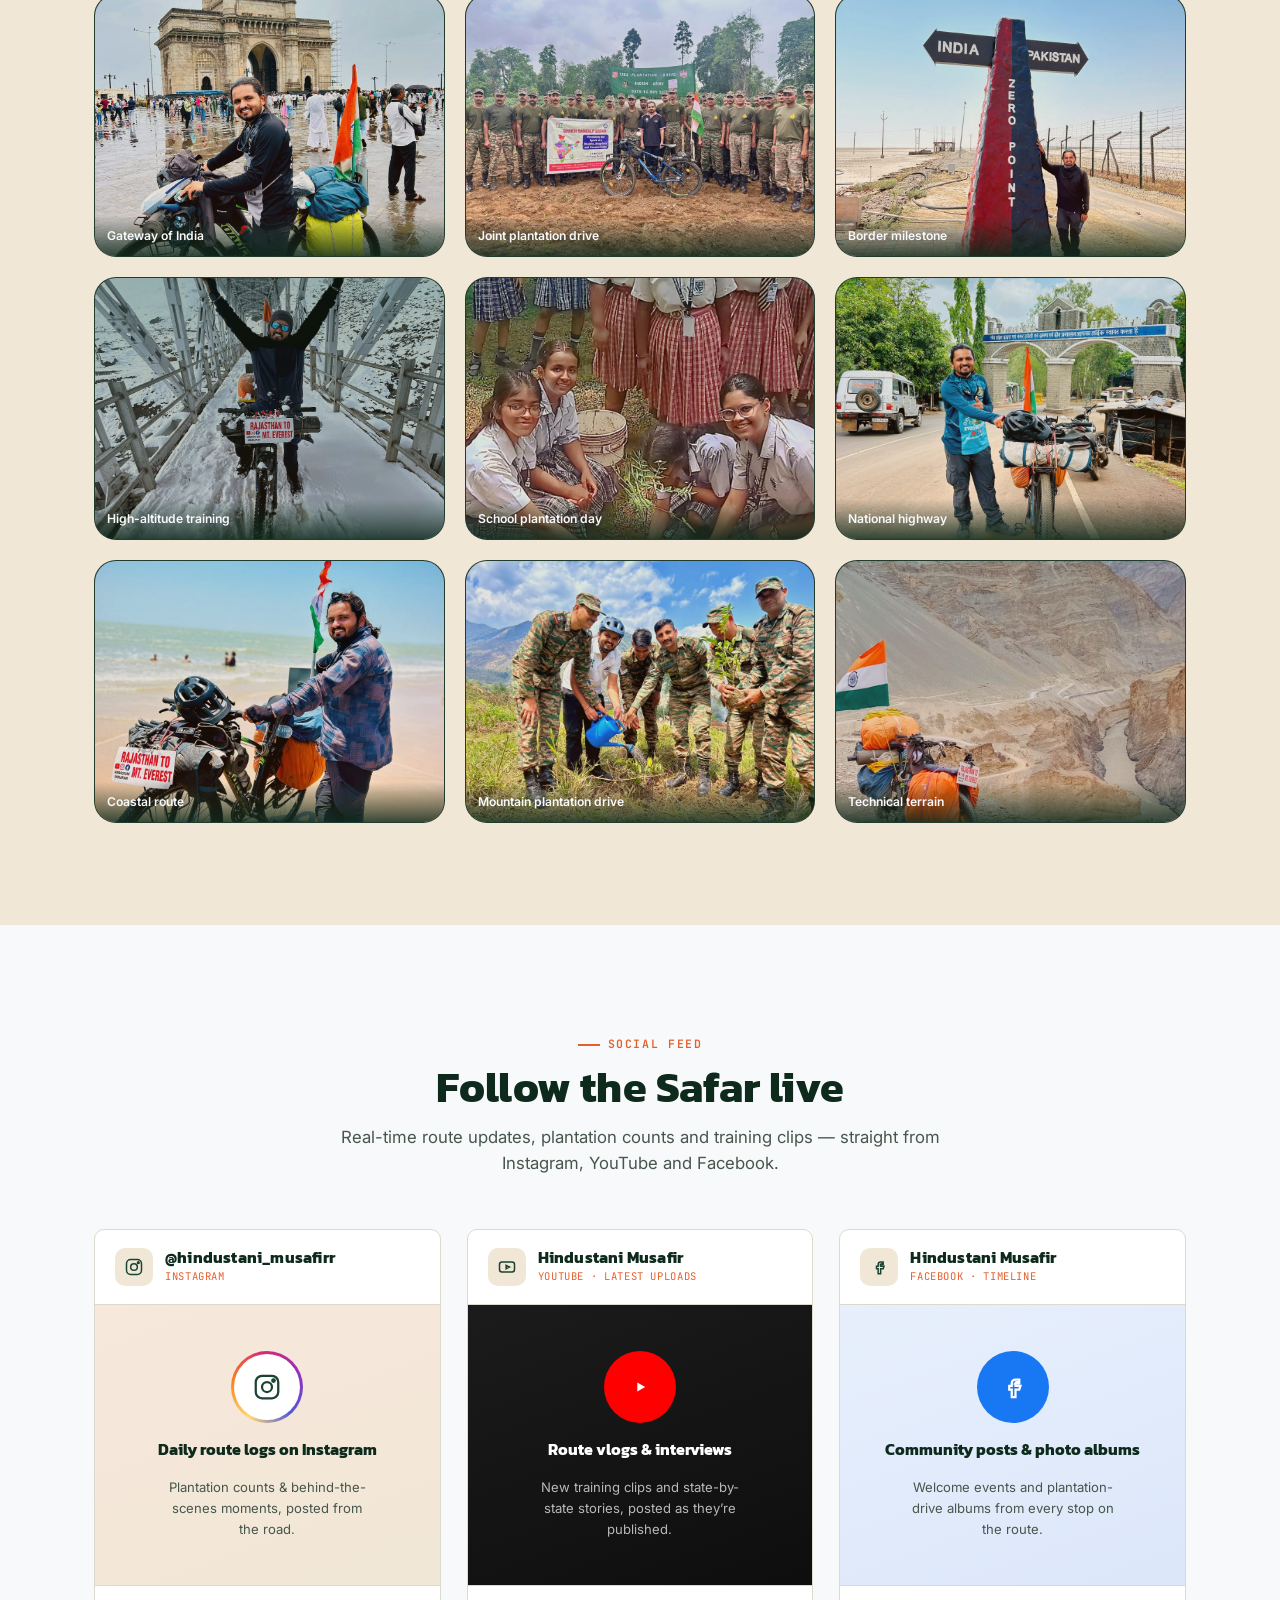
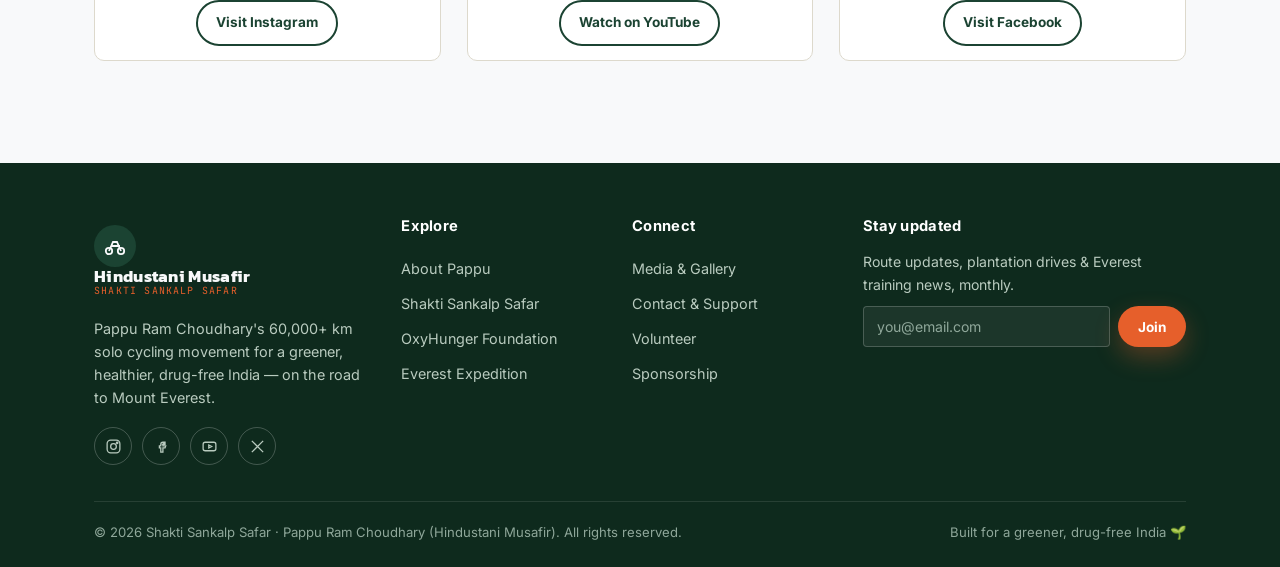
<file: media.html>
<!DOCTYPE html>
<html lang="en">
<head>
<meta charset="UTF-8">
<meta name="viewport" content="width=device-width, initial-scale=1.0">
<title>Media &amp; Gallery | Hindustani Musafir</title>
<meta name="description" content="Press coverage, photos and videos from Shakti Sankalp Safar &mdash; Pappu Ram Choudhary's pan-India cycling movement.">
<link rel="preconnect" href="https://fonts.googleapis.com">
<link rel="preconnect" href="https://fonts.gstatic.com" crossorigin>
<link href="https://fonts.googleapis.com/css2?family=Kanit:wght@500;600;700&family=Inter:wght@400;500;600;700;800&family=JetBrains+Mono:wght@500;700&display=swap" rel="stylesheet">
<link rel="stylesheet" href="css/style.css">
</head>
<body>
  <header class="site-header">
    <nav class="nav">
      <a href="index.html" class="brand">
        <span class="brand-mark">
      <svg viewBox="0 0 24 24" fill="none" stroke="#F8F9FA" stroke-width="1.8" xmlns="http://www.w3.org/2000/svg">
        <circle cx="6" cy="17" r="3.2"/><circle cx="18" cy="17" r="3.2"/>
        <path d="M6 17l4-9h4l4 9M10 8h4M8 12h9"/>
      </svg>
    </span>
        <span class="brand-text">
          <strong>Hindustani Musafir</strong>
          <span>Shakti Sankalp Safar</span>
        </span>
      </a>
      <div class="nav-links">
        <!-- <a href="index.html">Home</a> -->
        <a href="about.html">About Pappu</a>
        <a href="mission.html">Shakti Sankalp Safar</a>
        <a href="foundation.html">OxyHunger Foundation</a>
        <a href="everest.html">Everest Expedition</a>
        <a href="media.html" class="active">Media & Gallery</a>
        <a href="contact.html">Contact & Support</a>
      </div>
      <div class="nav-cta">
        <a href="https://your-payment-link-here.example.com" target="_blank" rel="noopener" class="btn btn-donate btn-sm"><svg viewBox="0 0 24 24" fill="currentColor" width="15" height="15"><path d="M12 21s-7.5-4.6-10-9.1C.3 8.6 1.8 5 5.4 5c2 0 3.4 1 4.6 2.6C11.2 6 12.6 5 14.6 5 18.2 5 19.7 8.6 18 11.9 15.5 16.4 12 21 12 21z"/></svg>Donate</a>
        <a href="contact.html" class="btn btn-primary btn-sm">Support the Cause</a>
      </div>
      <button class="hamburger" aria-label="Toggle navigation" aria-expanded="false">
        <span></span><span></span><span></span>
      </button>
    </nav>
    <div class="mobile-panel">
      <!-- <a href="index.html">Home</a> -->
        <a href="about.html">About Pappu</a>
        <a href="mission.html">Shakti Sankalp Safar</a>
        <a href="foundation.html">OxyHunger Foundation</a>
        <a href="everest.html">Everest Expedition</a>
        <a href="media.html" class="active">Media & Gallery</a>
        <a href="contact.html">Contact & Support</a>
      <a href="https://your-payment-link-here.example.com" target="_blank" rel="noopener" class="btn btn-donate">Donate</a>
      <a href="contact.html" class="btn btn-primary">Support the Cause</a>
    </div>
  </header>

<main>

  <section class="page-hero">
    <div class="wrap">
      <span class="breadcrumb"><a href="index.html">Home</a> / Media &amp; Gallery</span>
      <span class="eyebrow">Press &amp; Visuals</span>
      <h1>Media &amp; Gallery</h1>
      <p>News coverage, interviews and a growing photo archive from Shakti Sankalp Safar &mdash; state by state.</p>
    </div>
  </section>

  <section class="section">
    <div class="wrap">
      <div class="section-head">
        <span class="eyebrow">Media coverage</span>
        <h2>In the news</h2>
        <p>A selection of press clippings as the Safar has moved across the country.</p>
      </div>
      <div class="grid-3">
        <div class="clip-card">
          <div class="clip-img"><img src="images/press-hindustan-hindi.jpg" alt="Hindustan newspaper clipping covering the 60,000 km cycling mission"></div>
          <div class="clip-body"><span class="pill">Hindustan</span><h3 style="margin-top:10px;">&ldquo;60,000 km on a cycle for the country&rdquo;</h3><p>National Hindi daily coverage of the mission&rsquo;s scale and purpose.</p></div>
        </div>
        <div class="clip-card">
          <div class="clip-img"><img src="images/press-guwahati-cyclist.jpg" alt="Newspaper clipping: Young Rajasthan cyclist on a mission reaches Guwahati"></div>
          <div class="clip-body"><span class="pill">Regional Press</span><h3 style="margin-top:10px;">Young Rajasthan cyclist reaches Guwahati</h3><p>Coverage of the Assam leg, awakening environmental consciousness and youth motivation.</p></div>
        </div>
        <div class="clip-card">
          <div class="clip-img"><img src="images/press-the-sentinel.jpg" alt="The Sentinel newspaper clipping: Rajasthan environmentalist cycles into Silchar"></div>
          <div class="clip-body"><span class="pill">The Sentinel</span><h3 style="margin-top:10px;">&ldquo;Rajasthan environmentalist cycles into Silchar&rdquo;</h3><p>Feature on his stop in Cachar, Assam, ahead of the Everest dream.</p></div>
        </div>
        <div class="clip-card">
          <div class="clip-img"><img src="images/press-eastern-chronicle.jpg" alt="Eastern Chronicle newspaper clipping: Cyclist inspires students with fitness and green message"></div>
          <div class="clip-body"><span class="pill">Eastern Chronicle</span><h3 style="margin-top:10px;">Inspiring students with fitness &amp; green message</h3><p>Silchar (Cachar), Assam &mdash; on his school interaction and plantation drive.</p></div>
        </div>
        <div class="clip-card">
          <div class="clip-img"><img src="images/press-nagaland-post-dimapur.jpg" alt="Nagaland Post newspaper clipping: cyclist on awareness mission reaches Dimapur"></div>
          <div class="clip-body"><span class="pill">Nagaland Post</span><h3 style="margin-top:10px;">Awareness mission reaches Dimapur</h3><p>Coverage of the OxyHunger Foundation&rsquo;s plantation numbers and Everest plans.</p></div>
        </div>
        <div class="clip-card">
          <div class="clip-img"><img src="images/press-173-crpf-nagaland.jpg" alt="Nagaland Post newspaper clipping about the 173 Battalion CRPF tree plantation drive"></div>
          <div class="clip-body"><span class="pill">Nagaland Post</span><h3 style="margin-top:10px;">173 Bn CRPF holds tree plantation drive</h3><p>The CRPF partners with OxyHunger Foundation at Battalion Headquarters, Dimapur.</p></div>
        </div>
        <div class="clip-card">
          <div class="clip-img"><img src="images/press-eastern-mirror.jpg" alt="Eastern Mirror newspaper clipping about CRPF organising a tree plantation drive"></div>
          <div class="clip-body"><span class="pill">Eastern Mirror</span><h3 style="margin-top:10px;">&ldquo;CRPF organises tree plantation drive&rdquo;</h3><p>173 Battalion CRPF, Afield, Dimapur &mdash; on protecting flora and fauna together.</p></div>
        </div>
        <div class="clip-card">
          <div class="clip-img"><img src="images/press-sikkim-express.jpg" alt="Sikkim Express newspaper clipping: Rotary Club of Gangtok welcomes cyclist Pappu Ram Choudhary"></div>
          <div class="clip-body"><span class="pill">Sikkim Express</span><h3 style="margin-top:10px;">Rotary Club of Gangtok welcomes the cyclist</h3><p>Coverage of the Sikkim leg through landslide-prone mountain roads.</p></div>
        </div>
        <div class="clip-card">
          <div class="clip-img"><img src="images/press-assam-post.jpg" alt="The Assam Post newspaper clipping about the cyclist reaching Silchar"></div>
          <div class="clip-body"><span class="pill">The Assam Post</span><h3 style="margin-top:10px;">Pedals into Silchar with the Everest dream</h3><p>&ldquo;Inspiring youth with fitness and a green message.&rdquo;</p></div>
        </div>
      </div>
    </div>
  </section>

  <section class="section section--sand">
    <div class="wrap">
      <div class="section-head">
        <span class="eyebrow">Visual gallery</span>
        <h2>Photos from the road</h2>
        <p>Filter by category to explore the archive.</p>
      </div>
      <div class="tabbar" data-gallery-filter>
        <button class="tabbtn active" data-filter="all">All</button>
        <button class="tabbtn" data-filter="cycling">Cycling Safar</button>
        <button class="tabbtn" data-filter="plantation">Tree Plantation</button>
        <button class="tabbtn" data-filter="mountaineering">Mountaineering</button>
      </div>
      <div class="gallery-grid">
        <div class="gallery-item photo" data-cat="cycling"><img src="images/hero-khardungla.jpg" alt="Cyclist with the Indian flag at Khardung La"><span class="gcap">Khardung La</span></div>
        <div class="gallery-item photo" data-cat="plantation"><img src="images/plantation-group-students.jpg" alt="Students planting saplings"><span class="gcap">Student plantation drive</span></div>
        <div class="gallery-item photo" data-cat="mountaineering"><img src="images/ridge-climb-training.jpg" alt="Mountaineer on a snow ridge"><span class="gcap">Ridge training</span></div>
        <div class="gallery-item photo" data-cat="cycling"><img src="images/gateway-of-india.jpg" alt="Cyclist with loaded bike at the Gateway of India"><span class="gcap">Gateway of India</span></div>
        <div class="gallery-item photo" data-cat="plantation"><img src="images/army-plantation-flag.jpg" alt="Plantation drive with the Indian flag and army personnel"><span class="gcap">Joint plantation drive</span></div>
        <div class="gallery-item photo" data-cat="cycling"><img src="images/india-pakistan-zero-point.jpg" alt="Cyclist at the India border zero point"><span class="gcap">Border milestone</span></div>
        <div class="gallery-item photo" data-cat="mountaineering"><img src="images/bridge-snow-flag.jpg" alt="Celebrating on a snow-covered structure with the tricolour"><span class="gcap">High-altitude training</span></div>
        <div class="gallery-item photo" data-cat="plantation"><img src="images/plantation-school-girls.jpg" alt="School girls at a tree plantation programme"><span class="gcap">School plantation day</span></div>
        <div class="gallery-item photo" data-cat="cycling"><img src="images/highway-truck.jpg" alt="Cycling on a national highway"><span class="gcap">National highway</span></div>
        <div class="gallery-item photo" data-cat="cycling"><img src="images/beach-flag.jpg" alt="Cycling along a coastal road with the tricolour"><span class="gcap">Coastal route</span></div>
        <div class="gallery-item photo" data-cat="plantation"><img src="images/army-plantation-mountain.jpg" alt="Tree plantation with army personnel in a mountain region"><span class="gcap">Mountain plantation drive</span></div>
        <div class="gallery-item photo" data-cat="mountaineering"><img src="images/mountain-cliff-tiny.jpg" alt="A climber against a dramatic mountain cliff"><span class="gcap">Technical terrain</span></div>
      </div>
    </div>
  </section>

  <section class="section">
    <div class="wrap">
      <div class="section-head center">
        <span class="eyebrow" style="justify-content:center;">Social feed</span>
        <h2>Follow the Safar live</h2>
        <p class="center">Real-time route updates, plantation counts and training clips &mdash; straight from Instagram, YouTube and Facebook.</p>
      </div>
      <div class="social-embed-grid">

        <!-- Instagram, YouTube and Facebook don't offer a public, key-free way to embed a
             live feed reliably on a plain static site — raw iframes for these break
             unpredictably (browsers blocking third-party trackers, videos with embedding
             disabled by their owner, Meta requiring viewer login, etc). These are animated
             preview cards that link straight through to each real, live profile instead —
             they always render correctly and never show a platform error. -->

        <div class="social-embed-card">
          <div class="social-embed-head">
            <div class="icon"><svg viewBox="0 0 24 24" fill="none" stroke="currentColor" stroke-width="1.8"><rect x="3" y="3" width="18" height="18" rx="5"/><circle cx="12" cy="12" r="4"/><circle cx="17.2" cy="6.8" r="1"/></svg></div>
            <div>
              <h3>@hindustani_musafirr</h3>
              <span>Instagram</span>
            </div>
          </div>
          <div class="social-embed-body">
            <div class="social-preview ig">
              <div class="social-preview-ring ig-ring"><span><svg viewBox="0 0 24 24" fill="none" stroke="currentColor" stroke-width="1.8"><rect x="3" y="3" width="18" height="18" rx="5"/><circle cx="12" cy="12" r="4"/><circle cx="17.2" cy="6.8" r="1"/></svg></span></div>
              <strong>Daily route logs on Instagram</strong>
              <p>Plantation counts &amp; behind-the-scenes moments, posted from the road.</p>
            </div>
          </div>
          <div class="social-embed-foot">
            <a href="https://www.instagram.com/hindustani_musafirr/" target="_blank" rel="noopener" class="btn btn-outline dark btn-sm">Visit Instagram</a>
          </div>
        </div>

        <div class="social-embed-card">
          <div class="social-embed-head">
            <div class="icon"><svg viewBox="0 0 24 24" fill="none" stroke="currentColor" stroke-width="1.8"><rect x="3" y="6" width="18" height="12" rx="3"/><path d="M11 10l4 2-4 2z"/></svg></div>
            <div>
              <h3>Hindustani Musafir</h3>
              <span>YouTube &middot; Latest uploads</span>
            </div>
          </div>
          <div class="social-embed-body">
            <div class="social-preview yt">
              <div class="social-preview-ring yt-ring"><span><svg viewBox="0 0 24 24" fill="currentColor"><path d="M9.5 7.8v8.4l7.3-4.2z"/></svg></span></div>
              <strong>Route vlogs &amp; interviews</strong>
              <p>New training clips and state-by-state stories, posted as they&rsquo;re published.</p>
            </div>
          </div>
          <div class="social-embed-foot">
            <a href="https://www.youtube.com/@HindustaniMusafir" target="_blank" rel="noopener" class="btn btn-outline dark btn-sm">Watch on YouTube</a>
          </div>
        </div>

        <div class="social-embed-card">
          <div class="social-embed-head">
            <div class="icon"><svg viewBox="0 0 24 24" fill="none" stroke="currentColor" stroke-width="1.8"><path d="M14 9h3V6h-3c-1.7 0-3 1.3-3 3v2H9v3h2v6h3v-6h3l1-3h-4v-2c0-.6.4-1 1-1z"/></svg></div>
            <div>
              <h3>Hindustani Musafir</h3>
              <span>Facebook &middot; Timeline</span>
            </div>
          </div>
          <div class="social-embed-body">
            <div class="social-preview fb">
              <div class="social-preview-ring fb-ring"><span><svg viewBox="0 0 24 24" fill="none" stroke="currentColor" stroke-width="1.8"><path d="M14 9h3V6h-3c-1.7 0-3 1.3-3 3v2H9v3h2v6h3v-6h3l1-3h-4v-2c0-.6.4-1 1-1z"/></svg></span></div>
              <strong>Community posts &amp; photo albums</strong>
              <p>Welcome events and plantation-drive albums from every stop on the route.</p>
            </div>
          </div>
          <div class="social-embed-foot">
            <a href="https://www.facebook.com/hindustanimusafirr/" target="_blank" rel="noopener" class="btn btn-outline dark btn-sm">Visit Facebook</a>
          </div>
        </div>

      </div>
    </div>
  </section>

</main>

  <footer class="site-footer">
    <div class="wrap">
      <div class="footer-grid">
        <div class="footer-brand">
          <a href="index.html" class="brand">
            <span class="brand-mark">
      <svg viewBox="0 0 24 24" fill="none" stroke="#F8F9FA" stroke-width="1.8" xmlns="http://www.w3.org/2000/svg">
        <circle cx="6" cy="17" r="3.2"/><circle cx="18" cy="17" r="3.2"/>
        <path d="M6 17l4-9h4l4 9M10 8h4M8 12h9"/>
      </svg>
    </span>
            <span class="brand-text">
              <strong style="color:#F8F9FA;">Hindustani Musafir</strong>
              <span>Shakti Sankalp Safar</span>
            </span>
          </a>
          <p>Pappu Ram Choudhary's 60,000+ km solo cycling movement for a greener, healthier, drug-free India &mdash; on the road to Mount Everest.</p>
          <div class="social-row">
            <a href="https://www.instagram.com/hindustani_musafirr/" aria-label="Instagram" target="_blank" rel="noopener"><svg viewBox="0 0 24 24" fill="none" stroke="currentColor" stroke-width="1.8"><rect x="3" y="3" width="18" height="18" rx="5"/><circle cx="12" cy="12" r="4"/><circle cx="17.2" cy="6.8" r="1"/></svg></a>
            <a href="https://www.facebook.com/hindustanimusafirr/" aria-label="Facebook" target="_blank" rel="noopener"><svg viewBox="0 0 24 24" fill="none" stroke="currentColor" stroke-width="1.8"><path d="M14 9h3V6h-3c-1.7 0-3 1.3-3 3v2H9v3h2v6h3v-6h3l1-3h-4v-2c0-.6.4-1 1-1z"/></svg></a>
            <a href="https://www.youtube.com/@HindustaniMusafir" aria-label="YouTube" target="_blank" rel="noopener"><svg viewBox="0 0 24 24" fill="none" stroke="currentColor" stroke-width="1.8"><rect x="3" y="6" width="18" height="12" rx="3"/><path d="M11 10l4 2-4 2z"/></svg></a>
            <a href="#" aria-label="Twitter/X" target="_blank" rel="noopener"><svg viewBox="0 0 24 24" fill="none" stroke="currentColor" stroke-width="1.8"><path d="M4 4l16 16M20 4L4 20"/></svg></a>
          </div>
        </div>
        <div>
          <h4>Explore</h4>
          <a href="about.html">About Pappu</a>
          <a href="mission.html">Shakti Sankalp Safar</a>
          <a href="foundation.html">OxyHunger Foundation</a>
          <a href="everest.html">Everest Expedition</a>
        </div>
        <div>
          <h4>Connect</h4>
          <a href="media.html">Media &amp; Gallery</a>
          <a href="contact.html">Contact &amp; Support</a>
          <a href="foundation.html#volunteer">Volunteer</a>
          <a href="everest.html#sponsor">Sponsorship</a>
        </div>
        <div>
          <h4>Stay updated</h4>
          <p style="color:#B9CBBF; font-size:.88rem; margin-bottom:8px;">Route updates, plantation drives &amp; Everest training news, monthly.</p>
          <form class="newsletter" data-demo-form onsubmit="return false;">
            <input type="email" placeholder="you@email.com" aria-label="Email for newsletter" required>
            <button class="btn btn-primary btn-sm" type="submit">Join</button>
          </form>
          <div class="form-success" style="margin-top:10px;">Thanks &mdash; you&rsquo;re on the list!</div>
        </div>
      </div>
      <div class="footer-bottom">
        <span>&copy; 2026 Shakti Sankalp Safar &middot; Pappu Ram Choudhary (Hindustani Musafir). All rights reserved.</span>
        <span>Built for a greener, drug-free India &#127793;</span>
      </div>
    </div>
  </footer>
<script src="js/script.js"></script>
</body>
</html>
</file>
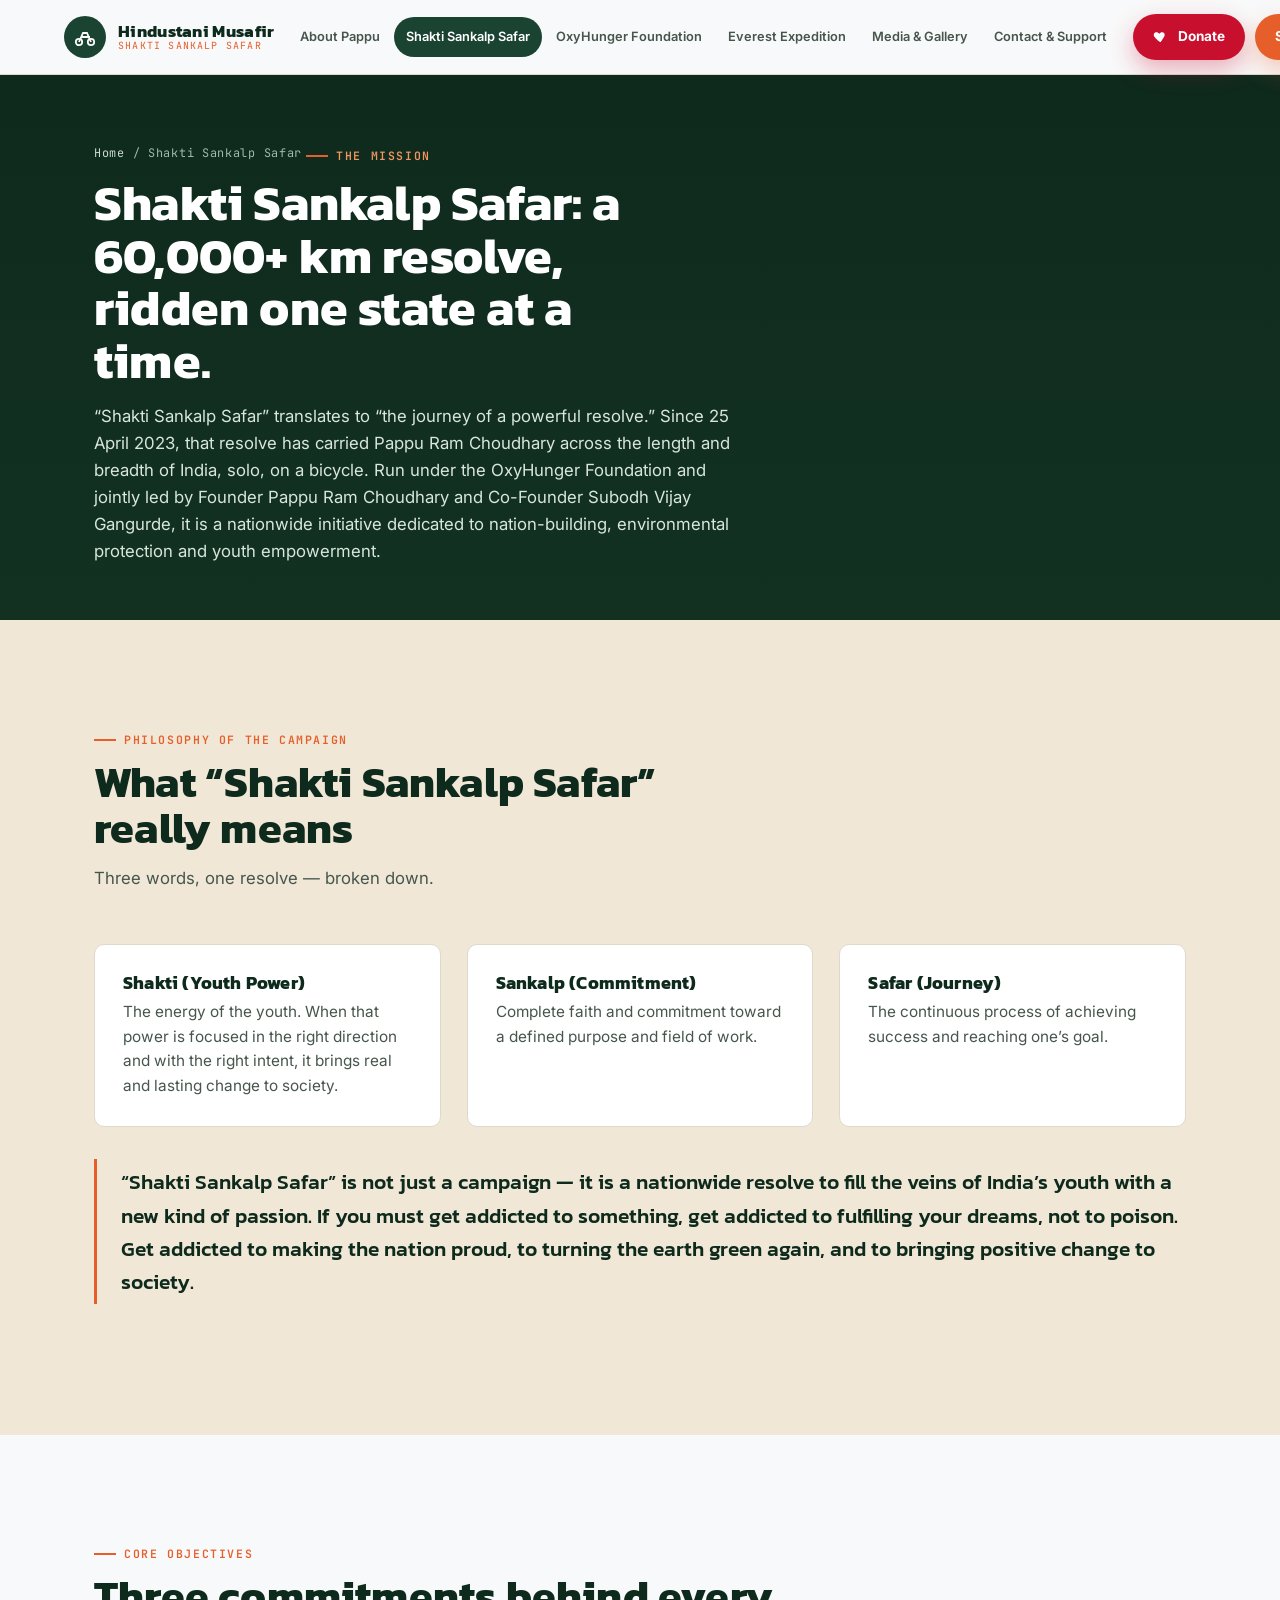
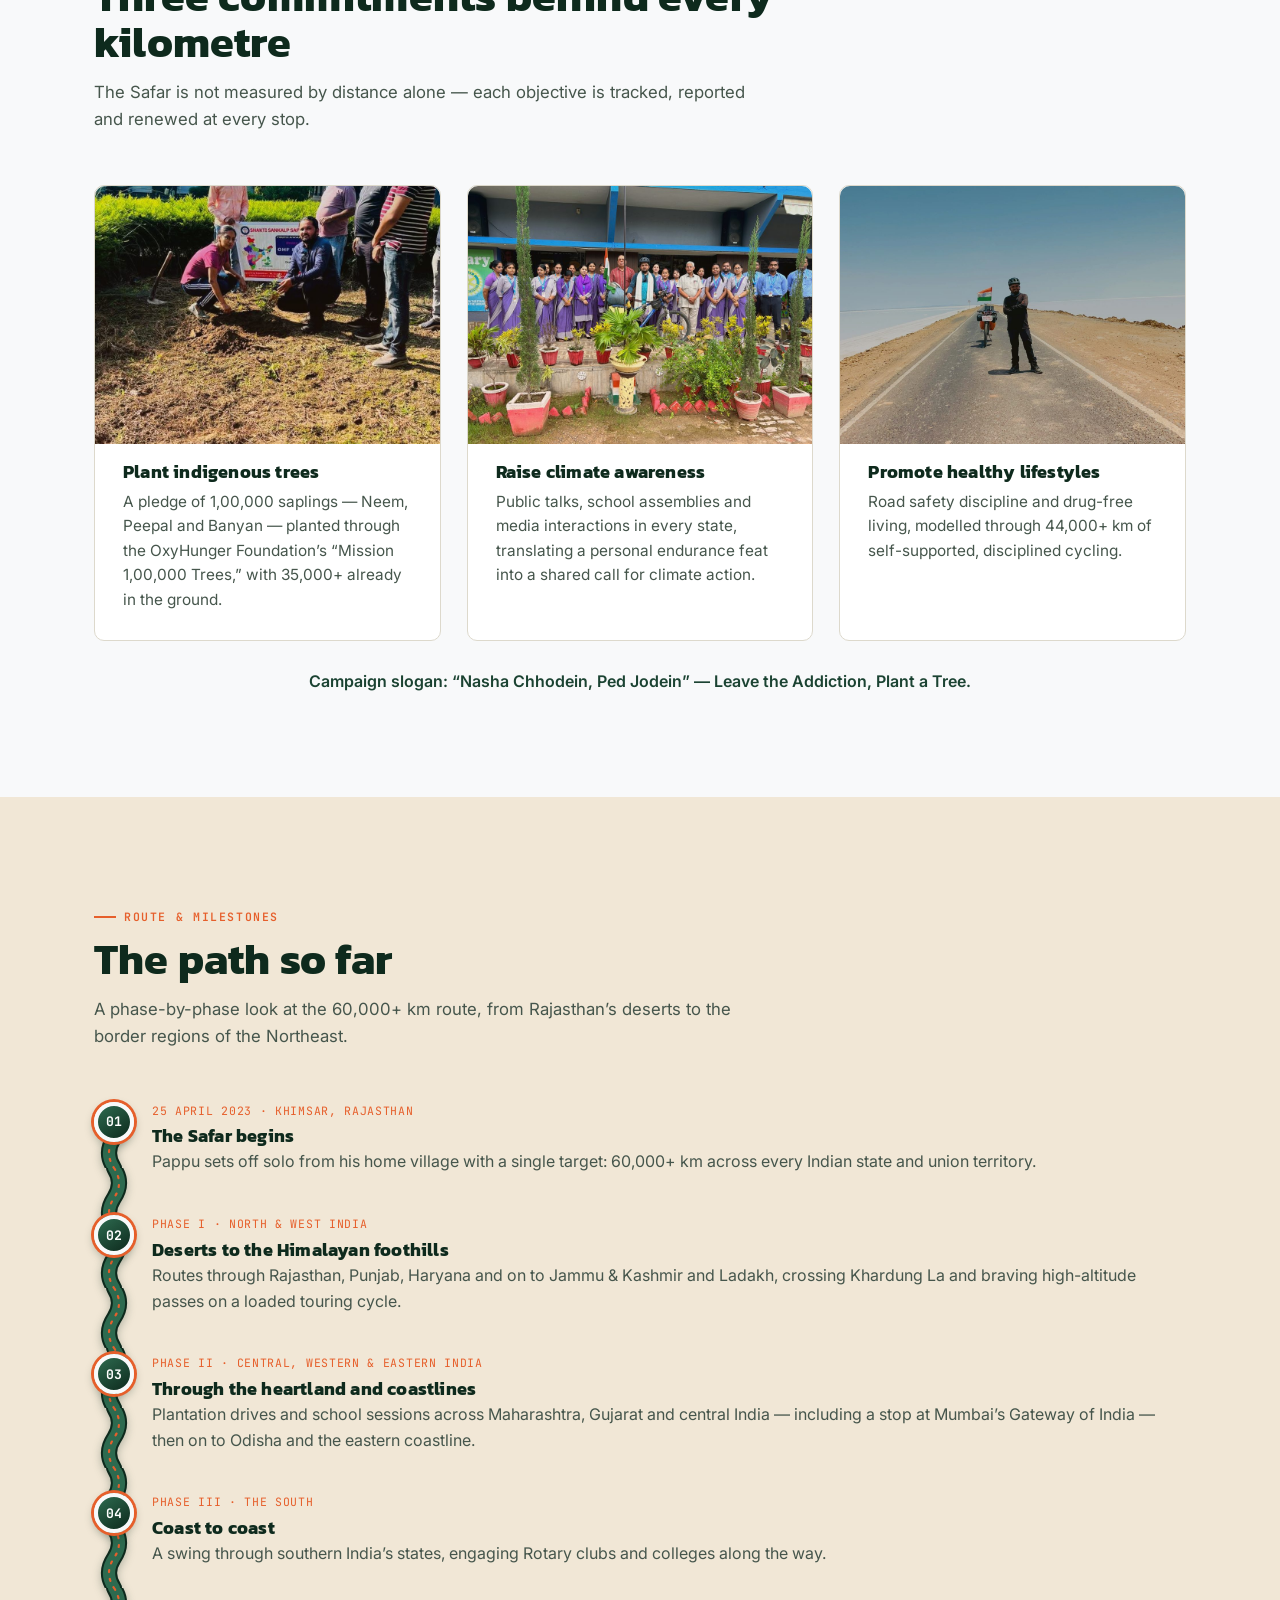
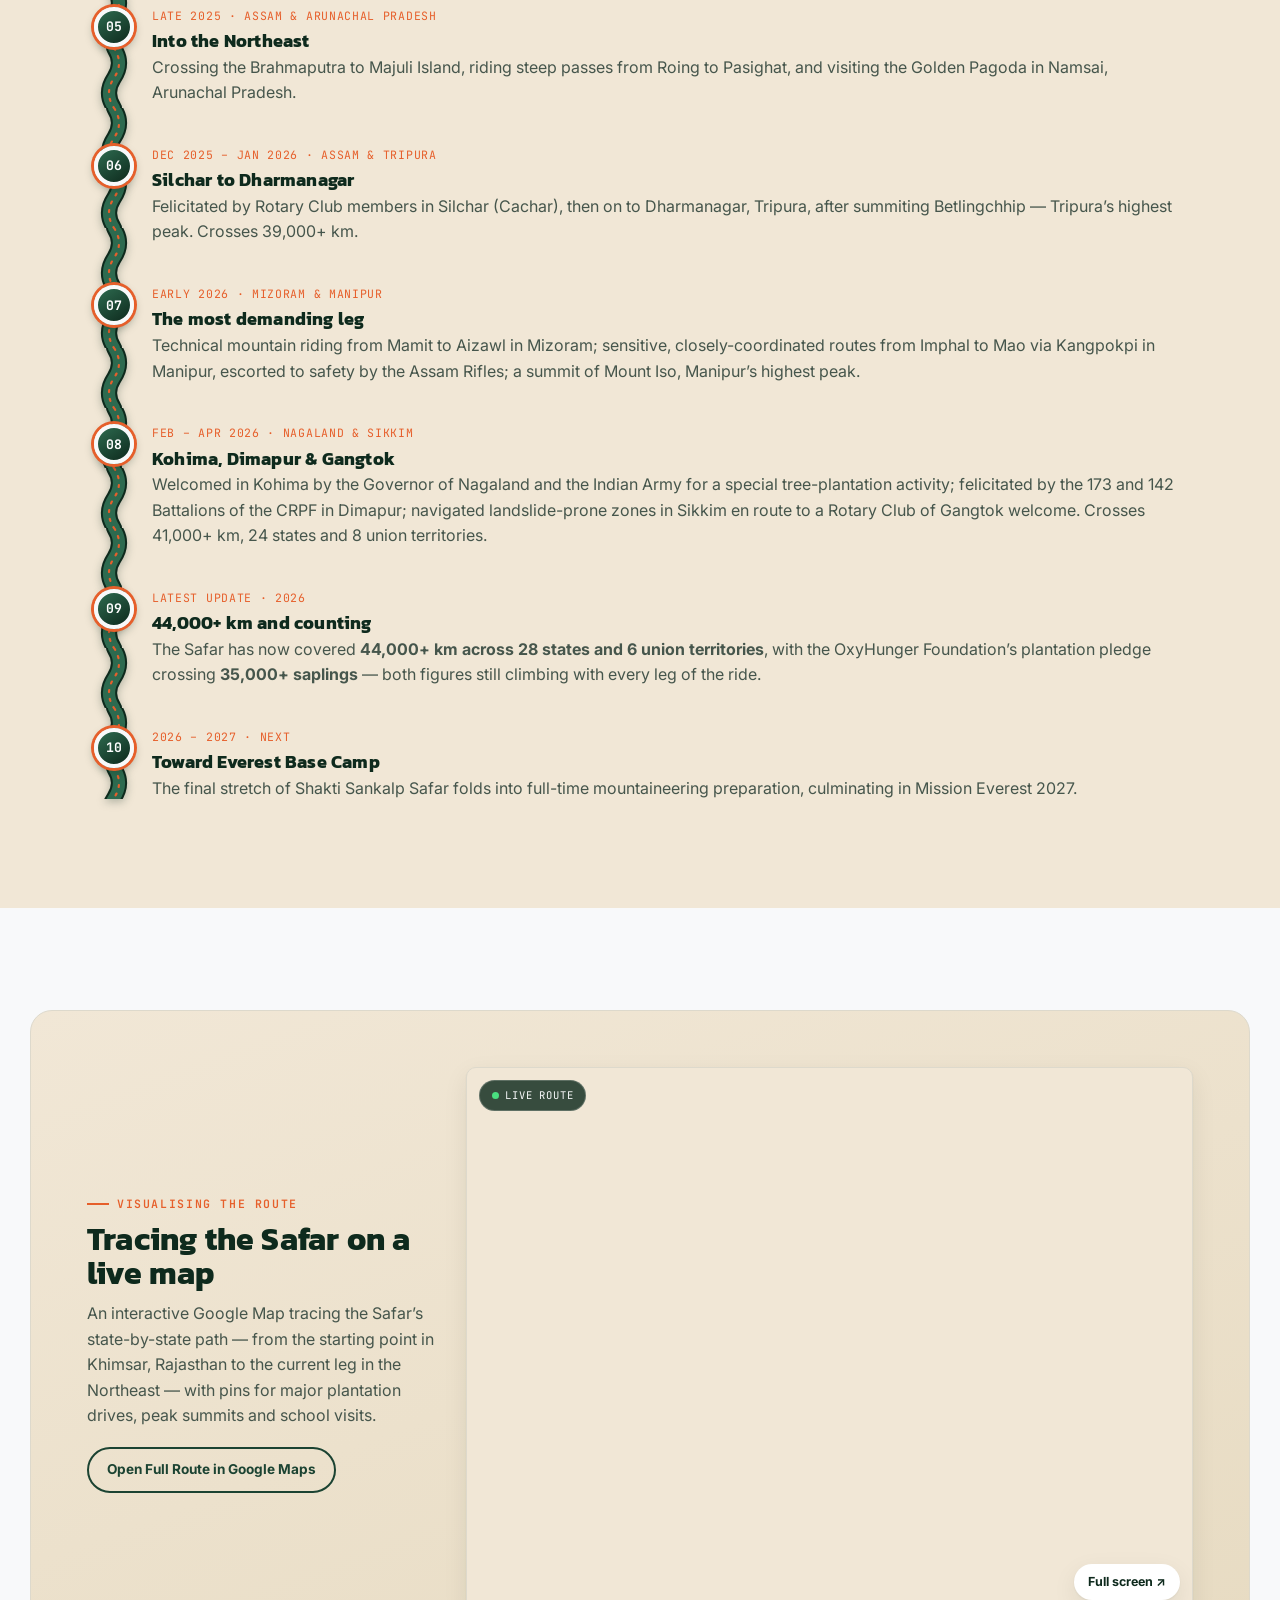
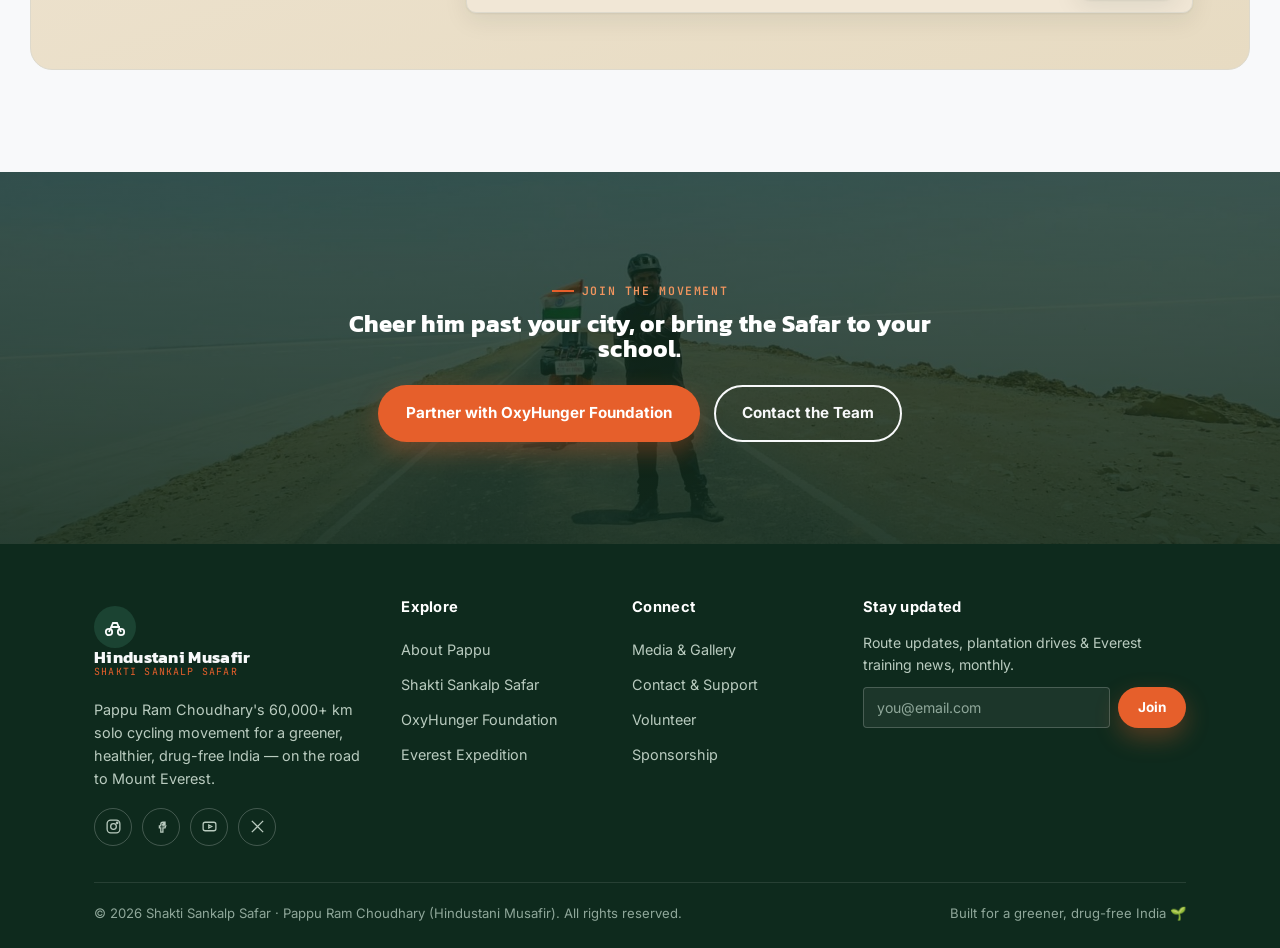
<file: mission.html>
<!DOCTYPE html>
<html lang="en">
<head>
<meta charset="UTF-8">
<meta name="viewport" content="width=device-width, initial-scale=1.0">
<title>Shakti Sankalp Safar &mdash; The Mission</title>
<meta name="description" content="Explore the objectives, route and milestones of Shakti Sankalp Safar, Pappu Ram Choudhary's 60,000+ km solo cycling movement across India.">
<link rel="preconnect" href="https://fonts.googleapis.com">
<link rel="preconnect" href="https://fonts.gstatic.com" crossorigin>
<link href="https://fonts.googleapis.com/css2?family=Kanit:wght@500;600;700&family=Inter:wght@400;500;600;700;800&family=JetBrains+Mono:wght@500;700&display=swap" rel="stylesheet">
<link rel="stylesheet" href="css/style.css">
</head>
<body>
  <header class="site-header">
    <nav class="nav">
      <a href="index.html" class="brand">
        <span class="brand-mark">
      <svg viewBox="0 0 24 24" fill="none" stroke="#F8F9FA" stroke-width="1.8" xmlns="http://www.w3.org/2000/svg">
        <circle cx="6" cy="17" r="3.2"/><circle cx="18" cy="17" r="3.2"/>
        <path d="M6 17l4-9h4l4 9M10 8h4M8 12h9"/>
      </svg>
    </span>
        <span class="brand-text">
          <strong>Hindustani Musafir</strong>
          <span>Shakti Sankalp Safar</span>
        </span>
      </a>
      <div class="nav-links">
        <!-- <a href="index.html">Home</a> -->
        <a href="about.html">About Pappu</a>
        <a href="mission.html" class="active">Shakti Sankalp Safar</a>
        <a href="foundation.html">OxyHunger Foundation</a>
        <a href="everest.html">Everest Expedition</a>
        <a href="media.html">Media & Gallery</a>
        <a href="contact.html">Contact & Support</a>
      </div>
      <div class="nav-cta">
        <a href="https://your-payment-link-here.example.com" target="_blank" rel="noopener" class="btn btn-donate btn-sm"><svg viewBox="0 0 24 24" fill="currentColor" width="15" height="15"><path d="M12 21s-7.5-4.6-10-9.1C.3 8.6 1.8 5 5.4 5c2 0 3.4 1 4.6 2.6C11.2 6 12.6 5 14.6 5 18.2 5 19.7 8.6 18 11.9 15.5 16.4 12 21 12 21z"/></svg>Donate</a>
        <a href="contact.html" class="btn btn-primary btn-sm">Support the Cause</a>
      </div>
      <button class="hamburger" aria-label="Toggle navigation" aria-expanded="false">
        <span></span><span></span><span></span>
      </button>
    </nav>
    <div class="mobile-panel">
      <!-- <a href="index.html">Home</a> -->
        <a href="about.html">About Pappu</a>
        <a href="mission.html" class="active">Shakti Sankalp Safar</a>
        <a href="foundation.html">OxyHunger Foundation</a>
        <a href="everest.html">Everest Expedition</a>
        <a href="media.html">Media & Gallery</a>
        <a href="contact.html">Contact & Support</a>
      <a href="https://your-payment-link-here.example.com" target="_blank" rel="noopener" class="btn btn-donate">Donate</a>
      <a href="contact.html" class="btn btn-primary">Support the Cause</a>
    </div>
  </header>

<main>

  <section class="page-hero">
    <div class="wrap">
      <span class="breadcrumb"><a href="index.html">Home</a> / Shakti Sankalp Safar</span>
      <span class="eyebrow">The Mission</span>
      <h1>Shakti Sankalp Safar: a 60,000+ km resolve, ridden one state at a time.</h1>
      <p>&ldquo;Shakti Sankalp Safar&rdquo; translates to &ldquo;the journey of a powerful resolve.&rdquo; Since 25 April 2023, that resolve has carried Pappu Ram Choudhary across the length and breadth of India, solo, on a bicycle. Run under the OxyHunger Foundation and jointly led by Founder Pappu Ram Choudhary and Co-Founder Subodh Vijay Gangurde, it is a nationwide initiative dedicated to nation-building, environmental protection and youth empowerment.</p>
    </div>
  </section>

  <section class="section section--sand">
    <div class="wrap">
      <div class="section-head">
        <span class="eyebrow">Philosophy of the campaign</span>
        <h2>What &ldquo;Shakti Sankalp Safar&rdquo; really means</h2>
        <p>Three words, one resolve &mdash; broken down.</p>
      </div>
      <div class="grid-3">
        <div class="card">
          <h3>Shakti (Youth Power)</h3>
          <p>The energy of the youth. When that power is focused in the right direction and with the right intent, it brings real and lasting change to society.</p>
        </div>
        <div class="card">
          <h3>Sankalp (Commitment)</h3>
          <p>Complete faith and commitment toward a defined purpose and field of work.</p>
        </div>
        <div class="card">
          <h3>Safar (Journey)</h3>
          <p>The continuous process of achieving success and reaching one&rsquo;s goal.</p>
        </div>
      </div>
      <blockquote class="quote-block" style="margin-top:32px;">&ldquo;Shakti Sankalp Safar&rdquo; is not just a campaign &mdash; it is a nationwide resolve to fill the veins of India&rsquo;s youth with a new kind of passion. If you must get addicted to something, get addicted to fulfilling your dreams, not to poison. Get addicted to making the nation proud, to turning the earth green again, and to bringing positive change to society.</blockquote>
    </div>
  </section>

  <section class="section">
    <div class="wrap">
      <div class="section-head">
        <span class="eyebrow">Core objectives</span>
        <h2>Three commitments behind every kilometre</h2>
        <p>The Safar is not measured by distance alone &mdash; each objective is tracked, reported and renewed at every stop.</p>
      </div>
      <div class="grid-3">
        <div class="card">
          <div class="card-photo"><img src="images/plantation-outdoor-group.jpg" alt="Volunteers and students planting saplings during a Shakti Sankalp Safar drive"></div>
          <h3>Plant indigenous trees</h3>
          <p>A pledge of 1,00,000 saplings &mdash; Neem, Peepal and Banyan &mdash; planted through the OxyHunger Foundation&rsquo;s &ldquo;Mission 1,00,000 Trees,&rdquo; with 35,000+ already in the ground.</p>
        </div>
        <div class="card">
          <div class="card-photo"><img src="images/school-flowerpots-group.jpg" alt="Students and staff gathered for an awareness session on the route"></div>
          <h3>Raise climate awareness</h3>
          <p>Public talks, school assemblies and media interactions in every state, translating a personal endurance feat into a shared call for climate action.</p>
        </div>
        <div class="card">
          <div class="card-photo"><img src="images/open-road.jpg" alt="A solitary highway stretch during the solo cycling expedition"></div>
          <h3>Promote healthy lifestyles</h3>
          <p>Road safety discipline and drug-free living, modelled through 44,000+ km of self-supported, disciplined cycling.</p>
        </div>
      </div>
      <p style="text-align:center; margin-top:28px; font-weight:600; color:var(--forest);">Campaign slogan: &ldquo;Nasha Chhodein, Ped Jodein&rdquo; &mdash; Leave the Addiction, Plant a Tree.</p>
    </div>
  </section>

  <section class="section section--sand">
    <div class="wrap">
      <div class="section-head">
        <span class="eyebrow">Route &amp; milestones</span>
        <h2>The path so far</h2>
        <p>A phase-by-phase look at the 60,000+ km route, from Rajasthan&rsquo;s deserts to the border regions of the Northeast.</p>
      </div>
      <div class="timeline">
        <div class="timeline-item">
          <div class="timeline-dot">01</div>
          <span class="when">25 April 2023 &middot; Khimsar, Rajasthan</span>
          <h3>The Safar begins</h3>
          <p>Pappu sets off solo from his home village with a single target: 60,000+ km across every Indian state and union territory.</p>
        </div>
        <div class="timeline-item">
          <div class="timeline-dot">02</div>
          <span class="when">Phase I &middot; North &amp; West India</span>
          <h3>Deserts to the Himalayan foothills</h3>
          <p>Routes through Rajasthan, Punjab, Haryana and on to Jammu &amp; Kashmir and Ladakh, crossing Khardung La and braving high-altitude passes on a loaded touring cycle.</p>
        </div>
        <div class="timeline-item">
          <div class="timeline-dot">03</div>
          <span class="when">Phase II &middot; Central, Western &amp; Eastern India</span>
          <h3>Through the heartland and coastlines</h3>
          <p>Plantation drives and school sessions across Maharashtra, Gujarat and central India &mdash; including a stop at Mumbai&rsquo;s Gateway of India &mdash; then on to Odisha and the eastern coastline.</p>
        </div>
        <div class="timeline-item">
          <div class="timeline-dot">04</div>
          <span class="when">Phase III &middot; The South</span>
          <h3>Coast to coast</h3>
          <p>A swing through southern India&rsquo;s states, engaging Rotary clubs and colleges along the way.</p>
        </div>
        <div class="timeline-item">
          <div class="timeline-dot">05</div>
          <span class="when">Late 2025 &middot; Assam &amp; Arunachal Pradesh</span>
          <h3>Into the Northeast</h3>
          <p>Crossing the Brahmaputra to Majuli Island, riding steep passes from Roing to Pasighat, and visiting the Golden Pagoda in Namsai, Arunachal Pradesh.</p>
        </div>
        <div class="timeline-item">
          <div class="timeline-dot">06</div>
          <span class="when">Dec 2025 &ndash; Jan 2026 &middot; Assam &amp; Tripura</span>
          <h3>Silchar to Dharmanagar</h3>
          <p>Felicitated by Rotary Club members in Silchar (Cachar), then on to Dharmanagar, Tripura, after summiting Betlingchhip &mdash; Tripura&rsquo;s highest peak. Crosses 39,000+ km.</p>
        </div>
        <div class="timeline-item">
          <div class="timeline-dot">07</div>
          <span class="when">Early 2026 &middot; Mizoram &amp; Manipur</span>
          <h3>The most demanding leg</h3>
          <p>Technical mountain riding from Mamit to Aizawl in Mizoram; sensitive, closely-coordinated routes from Imphal to Mao via Kangpokpi in Manipur, escorted to safety by the Assam Rifles; a summit of Mount Iso, Manipur&rsquo;s highest peak.</p>
        </div>
        <div class="timeline-item">
          <div class="timeline-dot">08</div>
          <span class="when">Feb &ndash; Apr 2026 &middot; Nagaland &amp; Sikkim</span>
          <h3>Kohima, Dimapur &amp; Gangtok</h3>
          <p>Welcomed in Kohima by the Governor of Nagaland and the Indian Army for a special tree-plantation activity; felicitated by the 173 and 142 Battalions of the CRPF in Dimapur; navigated landslide-prone zones in Sikkim en route to a Rotary Club of Gangtok welcome. Crosses 41,000+ km, 24 states and 8 union territories.</p>
        </div>
        <div class="timeline-item">
          <div class="timeline-dot">09</div>
          <span class="when">Latest update &middot; 2026</span>
          <h3>44,000+ km and counting</h3>
          <p>The Safar has now covered <strong>44,000+ km across 28 states and 6 union territories</strong>, with the OxyHunger Foundation&rsquo;s plantation pledge crossing <strong>35,000+ saplings</strong> &mdash; both figures still climbing with every leg of the ride.</p>
        </div>
        <div class="timeline-item">
          <div class="timeline-dot">10</div>
          <span class="when">2026 &ndash; 2027 &middot; Next</span>
          <h3>Toward Everest Base Camp</h3>
          <p>The final stretch of Shakti Sankalp Safar folds into full-time mountaineering preparation, culminating in Mission Everest 2027.</p>
        </div>
      </div>
    </div>
  </section>

  <section class="section">
    <div class="wrap map-band" style="padding:clamp(32px,5vw,56px); display:flex; align-items:center; gap:32px; flex-wrap:wrap;">
      <div style="flex:1; min-width:260px;">
        <span class="eyebrow">Visualising the route</span>
        <h2 style="margin-top:10px; font-size:clamp(1.5rem,2.6vw,2rem); color:var(--forest-deep);">Tracing the Safar on a live map</h2>
        <p style="margin-top:10px; color:var(--ink-soft);">An interactive Google Map tracing the Safar&rsquo;s state-by-state path &mdash; from the starting point in Khimsar, Rajasthan to the current leg in the Northeast &mdash; with pins for major plantation drives, peak summits and school visits.</p>
        <a href="https://www.google.com/maps/dir/Khimsar,+Rajasthan/Kohima,+Nagaland" target="_blank" rel="noopener" class="btn btn-outline dark btn-sm" style="margin-top:18px;">Open Full Route in Google Maps</a>
      </div>
      <div class="map-embed">
        <span class="live-pill"><span class="dot"></span> Live route</span>
        <iframe
          src="https://www.google.com/maps?saddr=Khimsar,+Rajasthan,+India&daddr=Kohima,+Nagaland,+India&t=m&z=5&output=embed"
          title="Live route map — Shakti Sankalp Safar, Khimsar to Kohima"
          loading="lazy"
          referrerpolicy="no-referrer-when-downgrade"
          allowfullscreen></iframe>
        <a href="https://www.google.com/maps/dir/Khimsar,+Rajasthan/Kohima,+Nagaland" target="_blank" rel="noopener" class="map-embed-link">Full screen &#8599;</a>
      </div>
    </div>
  </section>

  <section class="bg-section section" style="background-image:url('images/bg-open-road-wide.jpg');">
    <div class="wrap center" style="max-width:720px;">
      <span class="eyebrow" style="justify-content:center; color:var(--saffron-light);">Join the movement</span>
      <h2 style="margin-top:10px;">Cheer him past your city, or bring the Safar to your school.</h2>
      <div class="hero-ctas" style="justify-content:center; margin-top:24px;">
        <a href="foundation.html" class="btn btn-primary">Partner with OxyHunger Foundation</a>
        <a href="contact.html" class="btn btn-outline">Contact the Team</a>
      </div>
    </div>
  </section>

</main>

  <footer class="site-footer">
    <div class="wrap">
      <div class="footer-grid">
        <div class="footer-brand">
          <a href="index.html" class="brand">
            <span class="brand-mark">
      <svg viewBox="0 0 24 24" fill="none" stroke="#F8F9FA" stroke-width="1.8" xmlns="http://www.w3.org/2000/svg">
        <circle cx="6" cy="17" r="3.2"/><circle cx="18" cy="17" r="3.2"/>
        <path d="M6 17l4-9h4l4 9M10 8h4M8 12h9"/>
      </svg>
    </span>
            <span class="brand-text">
              <strong style="color:#F8F9FA;">Hindustani Musafir</strong>
              <span>Shakti Sankalp Safar</span>
            </span>
          </a>
          <p>Pappu Ram Choudhary's 60,000+ km solo cycling movement for a greener, healthier, drug-free India &mdash; on the road to Mount Everest.</p>
          <div class="social-row">
            <a href="https://www.instagram.com/hindustani_musafirr/" aria-label="Instagram" target="_blank" rel="noopener"><svg viewBox="0 0 24 24" fill="none" stroke="currentColor" stroke-width="1.8"><rect x="3" y="3" width="18" height="18" rx="5"/><circle cx="12" cy="12" r="4"/><circle cx="17.2" cy="6.8" r="1"/></svg></a>
            <a href="https://www.facebook.com/hindustanimusafirr/" aria-label="Facebook" target="_blank" rel="noopener"><svg viewBox="0 0 24 24" fill="none" stroke="currentColor" stroke-width="1.8"><path d="M14 9h3V6h-3c-1.7 0-3 1.3-3 3v2H9v3h2v6h3v-6h3l1-3h-4v-2c0-.6.4-1 1-1z"/></svg></a>
            <a href="https://www.youtube.com/@HindustaniMusafir" aria-label="YouTube" target="_blank" rel="noopener"><svg viewBox="0 0 24 24" fill="none" stroke="currentColor" stroke-width="1.8"><rect x="3" y="6" width="18" height="12" rx="3"/><path d="M11 10l4 2-4 2z"/></svg></a>
            <a href="#" aria-label="Twitter/X" target="_blank" rel="noopener"><svg viewBox="0 0 24 24" fill="none" stroke="currentColor" stroke-width="1.8"><path d="M4 4l16 16M20 4L4 20"/></svg></a>
          </div>
        </div>
        <div>
          <h4>Explore</h4>
          <a href="about.html">About Pappu</a>
          <a href="mission.html">Shakti Sankalp Safar</a>
          <a href="foundation.html">OxyHunger Foundation</a>
          <a href="everest.html">Everest Expedition</a>
        </div>
        <div>
          <h4>Connect</h4>
          <a href="media.html">Media &amp; Gallery</a>
          <a href="contact.html">Contact &amp; Support</a>
          <a href="foundation.html#volunteer">Volunteer</a>
          <a href="everest.html#sponsor">Sponsorship</a>
        </div>
        <div>
          <h4>Stay updated</h4>
          <p style="color:#B9CBBF; font-size:.88rem; margin-bottom:8px;">Route updates, plantation drives &amp; Everest training news, monthly.</p>
          <form class="newsletter" data-demo-form onsubmit="return false;">
            <input type="email" placeholder="you@email.com" aria-label="Email for newsletter" required>
            <button class="btn btn-primary btn-sm" type="submit">Join</button>
          </form>
          <div class="form-success" style="margin-top:10px;">Thanks &mdash; you&rsquo;re on the list!</div>
        </div>
      </div>
      <div class="footer-bottom">
        <span>&copy; 2026 Shakti Sankalp Safar &middot; Pappu Ram Choudhary (Hindustani Musafir). All rights reserved.</span>
        <span>Built for a greener, drug-free India &#127793;</span>
      </div>
    </div>
  </footer>
<script src="js/script.js"></script>
</body>
</html>
</file>
<file: css/style.css>
/* =========================================================
   SHAKTI SANKALP SAFAR — Design System
   Signature element: the "Safar Line" — a dashed route path
   (like a route marked on a paper map) that threads through
   hero art, timelines and milestones across the whole site.
   ========================================================= */

:root{
  /* ---- Color tokens ---- */
  --forest:        #1B4332;
  --forest-deep:    #0E2A1D;
  --forest-mid:     #2D6A4F;
  --saffron:        #E65F2B;
  --saffron-light:  #F2955E;
  --saffron-pale:   #FBDCC7;
  --offwhite:       #F8F9FA;
  --sand:           #F1E7D6;
  --ink:            #17241C;
  --ink-soft:       #46564C;
  --line:           #DDD9CC;
  --white:          #FFFFFF;

  /* ---- Type ---- */
  --f-display: "Kanit", "Poppins", sans-serif;
  --f-body:    "Inter", -apple-system, sans-serif;
  --f-mono:    "JetBrains Mono", "Roboto Mono", monospace;

  /* ---- Scale / rhythm ---- */
  --radius-s: 4px;
  --radius-m: 10px;
  --radius-l: 22px;
  --maxw: 1220px;
  --maxw-nav: 1520px;
  --gutter: clamp(20px, 5vw, 64px);
  --shadow-1: 0 1px 2px rgba(14,42,29,.06), 0 8px 24px rgba(14,42,29,.08);
  --shadow-2: 0 20px 50px rgba(14,42,29,.18);
}

/* ---------------------------------------------------------
   Reset & base
   --------------------------------------------------------- */
*, *::before, *::after{ box-sizing:border-box; }
html{ scroll-behavior:smooth; }
body{
  margin:0;
  font-family:var(--f-body);
  color:var(--ink);
  background:var(--offwhite);
  line-height:1.6;
  -webkit-font-smoothing:antialiased;
}
img{ max-width:100%; display:block; }
a{ color:inherit; text-decoration:none; }
ul{ margin:0; padding:0; list-style:none; }
h1,h2,h3,h4{ font-family:var(--f-display); margin:0; line-height:1.06; letter-spacing:.2px; color:var(--forest-deep); }
p{ margin:0; }
button{ font-family:inherit; cursor:pointer; }
input,textarea,select{ font-family:inherit; font-size:1rem; }

:focus-visible{
  outline:3px solid var(--saffron);
  outline-offset:3px;
}

@media (prefers-reduced-motion: reduce){
  *{ animation-duration:.001ms !important; animation-iteration-count:1 !important; transition-duration:.001ms !important; scroll-behavior:auto !important; }
}

.wrap{ max-width:var(--maxw); margin:0 auto; padding:0 var(--gutter); }
.eyebrow{
  display:inline-flex; align-items:center; gap:8px;
  font-family:var(--f-mono); font-size:.72rem; letter-spacing:.14em; text-transform:uppercase;
  color:var(--saffron); font-weight:600;
}
.eyebrow::before{ content:""; width:22px; height:2px; background:var(--saffron); display:inline-block; }

.section{ padding:clamp(56px,8vw,108px) 0; }
.section--sand{ background:var(--sand); }
.section--forest{ background:var(--forest-deep); color:var(--offwhite); }
.section--forest h2, .section--forest h3, .section--forest h4{ color:var(--offwhite); }
.section-head{ max-width:680px; margin-bottom:clamp(28px,5vw,52px); }
.section-head h2{ font-size:clamp(1.9rem,3.6vw,2.7rem); margin-top:10px; }
.section-head p{ margin-top:14px; color:var(--ink-soft); font-size:1.05rem; }
.section--forest .section-head p{ color:#CFE0D5; }

.btn{
  display:inline-flex; align-items:center; justify-content:center; gap:10px;
  padding:14px 26px; border-radius:999px; font-weight:700; font-size:.95rem;
  border:2px solid transparent; transition:transform .28s cubic-bezier(.34,1.56,.64,1), box-shadow .25s ease, background .25s ease, color .25s ease;
  white-space:nowrap; position:relative; overflow:hidden; isolation:isolate;
}
.btn::before{
  content:""; position:absolute; inset:0; z-index:-1; border-radius:inherit;
  background:linear-gradient(115deg, transparent 30%, rgba(255,255,255,.35) 48%, transparent 66%);
  transform:translateX(-120%); transition:transform .6s ease;
}
.btn:hover::before{ transform:translateX(120%); }
.btn:hover{ transform:translateY(-2px); }
.btn:active{ transform:translateY(0) scale(.98); }
.btn-primary{ background:var(--saffron); color:var(--white); box-shadow:0 10px 24px rgba(230,95,43,.32); }
.btn-primary:hover{ background:#D5511F; box-shadow:0 14px 30px rgba(230,95,43,.4); }
.btn-outline{ background:transparent; border-color:currentColor; color:inherit; }
.btn-outline:hover{ background:rgba(255,255,255,.12); }
.btn-outline.dark{ border-color:var(--forest); color:var(--forest); }
.btn-outline.dark:hover{ background:var(--forest); color:var(--white); }
.btn-ghost{ background:var(--forest); color:var(--white); }
.btn-ghost:hover{ background:var(--forest-mid); }
.btn-donate{ background:#C8102E; color:var(--white); box-shadow:0 10px 24px rgba(200,16,46,.32); }
.btn-donate:hover{ background:#A50D25; }
.btn-donate svg{ flex-shrink:0; }
.btn-sm{ padding:10px 18px; font-size:.85rem; }
.btn[disabled]{ opacity:.55; cursor:not-allowed; transform:none; }

/* ---------------------------------------------------------
   Header / Nav
   --------------------------------------------------------- */
.site-header{
  position:sticky; top:0; z-index:100;
  background:rgba(248,249,250,.92); backdrop-filter:blur(10px);
  border-bottom:1px solid var(--line);
  transition:box-shadow .3s ease, background .3s ease;
}
.site-header.is-scrolled{
  box-shadow:0 6px 24px rgba(14,42,29,.10);
  background:rgba(248,249,250,.98);
}
.site-header.is-scrolled .nav{ padding-top:10px; padding-bottom:10px; }
.nav{ transition:padding .3s ease; }
.nav{
  display:flex; align-items:center; justify-content:space-between;
  padding:14px var(--gutter); max-width:var(--maxw-nav); margin:0 auto;
  flex-wrap:nowrap; gap:14px;
}
.brand{ display:flex; align-items:center; gap:12px; flex-shrink:0; transition:opacity .18s ease; }
.brand:hover{ opacity:.85; }
.brand-mark{
  width:42px; height:42px; border-radius:50%; background:var(--forest);
  display:flex; align-items:center; justify-content:center; flex-shrink:0;
}
.brand-mark svg{ width:24px; height:24px; }
.brand-text{ display:flex; flex-direction:column; line-height:1.1; }
.brand-text strong{ font-family:var(--f-display); font-size:1.06rem; color:var(--forest-deep); letter-spacing:.3px; }
.brand-text span{ font-family:var(--f-mono); font-size:.62rem; letter-spacing:.12em; text-transform:uppercase; color:var(--saffron); }

.nav-links{ display:flex; align-items:center; flex-wrap:nowrap; gap:2px; }
.nav-links a{
  position:relative;
  padding:10px 12px; font-weight:600; font-size:clamp(.8rem,.85vw,.9rem); color:var(--ink-soft);
  border-radius:999px; white-space:nowrap; flex-shrink:0;
  transition:background .18s ease, color .18s ease, transform .18s ease;
}
.nav-links a::after{
  content:""; position:absolute; left:14px; right:14px; bottom:5px; height:2px;
  border-radius:2px; background:var(--saffron);
  transform:scaleX(0); transform-origin:50% 50%;
  transition:transform .28s cubic-bezier(.4,0,.2,1);
}
.nav-links a:hover{ background:var(--sand); color:var(--forest-deep); transform:translateY(-2px); }
.nav-links a:hover::after{ transform:scaleX(1); }
.nav-links a.active{ background:var(--forest); color:var(--white); }
.nav-links a.active::after{ content:none; }
.nav-cta{ display:flex; align-items:center; gap:10px; flex-shrink:0; }

.hamburger{
  display:none; flex-direction:column; justify-content:center; gap:5px;
  width:44px; height:44px; border:1px solid var(--line); border-radius:10px; background:var(--white);
}
.hamburger span{ width:20px; height:2px; background:var(--forest-deep); margin:0 auto; transition:transform .25s ease, opacity .25s ease; }
.hamburger.is-open span:nth-child(1){ transform:translateY(7px) rotate(45deg); }
.hamburger.is-open span:nth-child(2){ opacity:0; }
.hamburger.is-open span:nth-child(3){ transform:translateY(-7px) rotate(-45deg); }

.mobile-panel{
  display:none; flex-direction:column; gap:2px; padding:8px var(--gutter) 20px;
  border-top:1px solid var(--line); background:var(--offwhite);
}
.mobile-panel a{ padding:13px 6px; font-weight:600; color:var(--ink); border-bottom:1px solid var(--line); transition:color .16s ease, padding-left .16s ease; }
.mobile-panel a:hover{ color:var(--saffron); padding-left:12px; }
.mobile-panel a.active{ color:var(--saffron); }
.mobile-panel .btn{ margin-top:14px; }
.site-header.nav-open .mobile-panel{ display:flex; }

@media (max-width: 1180px){
  .nav-links, .nav-cta .btn-outline{ display:none; }
  .hamburger{ display:flex; }
}

/* ---------------------------------------------------------
   The Safar Line — signature motif
   --------------------------------------------------------- */
.safar-line{ width:100%; height:auto; display:block; }
.safar-line path{
  fill:none; stroke:var(--saffron); stroke-width:3; stroke-linecap:round;
  stroke-dasharray:9 11;
}
.safar-line .safar-line-solid{ stroke:var(--forest-mid); stroke-dasharray:none; opacity:.35; }
.safar-divider{ position:relative; height:54px; overflow:hidden; }
.safar-divider svg{ position:absolute; inset:0; width:100%; height:100%; }

/* ---------------------------------------------------------
   Hero
   --------------------------------------------------------- */
.hero{
  position:relative; overflow:hidden;
  background:
    radial-gradient(circle at 85% 12%, rgba(230,95,43,.16), transparent 45%),
    linear-gradient(180deg, #14301F 0%, var(--forest-deep) 60%, var(--forest-deep) 100%);
  color:var(--offwhite);
  padding-top:clamp(48px,8vw,88px);
}
.hero-grid{
  display:grid; grid-template-columns:1.1fr .9fr; gap:clamp(30px,5vw,60px);
  align-items:center; padding-bottom:clamp(48px,7vw,90px);
}
@keyframes fade-up-in{ from{ opacity:0; transform:translateY(22px); } to{ opacity:1; transform:none; } }
.hero-grid > *{ animation:fade-up-in .8s cubic-bezier(.16,1,.3,1) both; }
.hero-grid > *:nth-child(2){ animation-delay:.12s; }
.page-hero .wrap > *{ animation:fade-up-in .7s cubic-bezier(.16,1,.3,1) both; }
.page-hero .wrap > *:nth-child(2){ animation-delay:.08s; }
.page-hero .wrap > *:nth-child(3){ animation-delay:.16s; }
.page-hero .wrap > *:nth-child(4){ animation-delay:.24s; }
.hero-eyebrow{
  display:inline-flex; align-items:center; gap:8px; font-family:var(--f-mono);
  font-size:.72rem; letter-spacing:.14em; text-transform:uppercase; color:var(--saffron-light);
  background:rgba(230,95,43,.14); border:1px solid rgba(230,95,43,.4);
  padding:7px 14px; border-radius:999px; margin-bottom:20px;
}
.hero h1{
  font-size:clamp(2.3rem, 5vw, 3.9rem); color:var(--white); font-weight:600;
}
.hero h1 em{ font-style:normal; color:var(--saffron-light); }
.hero p.sub{ margin-top:22px; font-size:clamp(1.02rem,1.6vw,1.2rem); color:#D8E6DC; max-width:52ch; }
.hero-ctas{ display:flex; flex-wrap:wrap; gap:14px; margin-top:32px; }
.hero-art{
  position:relative; border-radius:var(--radius-l); overflow:hidden;
  border:1px solid rgba(255,255,255,.14);
  aspect-ratio:4/5; background:
    linear-gradient(160deg, #2D6A4F 0%, #163726 70%);
  display:flex; align-items:flex-end;
}
.hero-art .tag{
  margin:18px; padding:10px 16px; border-radius:999px; background:rgba(14,42,29,.55);
  backdrop-filter:blur(6px); font-family:var(--f-mono); font-size:.72rem; letter-spacing:.08em;
  color:var(--offwhite); border:1px solid rgba(255,255,255,.2);
}
.hero-strip{
  border-top:1px solid rgba(255,255,255,.12);
  padding:26px 0; display:flex; gap:clamp(24px,5vw,60px); flex-wrap:wrap;
}
.hero-strip .item{ display:flex; align-items:baseline; gap:8px; }
.hero-strip .item b{ font-family:var(--f-mono); color:var(--saffron-light); font-size:1rem; }
.hero-strip .item span{ font-size:.85rem; color:#B9CBBF; }

/* photo placeholder block used across pages in place of real imagery */
.photo-ph{
  position:relative; border-radius:var(--radius-l); overflow:hidden;
  background:linear-gradient(150deg, var(--forest-mid), var(--forest-deep));
  color:var(--offwhite); display:flex; flex-direction:column; align-items:center;
  justify-content:center; text-align:center; padding:26px; gap:10px; min-height:220px;
  border:1px solid rgba(255,255,255,.08);
}
.photo-ph svg{ width:38px; height:38px; opacity:.9; }
.photo-ph .cap{ font-family:var(--f-mono); font-size:.72rem; letter-spacing:.08em; text-transform:uppercase; opacity:.75; }
.photo-ph.saffron{ background:linear-gradient(150deg, var(--saffron-light), #C6491B); }
.photo-ph.sand{ background:linear-gradient(150deg, #EADFCA, #D9C9A8); color:var(--forest-deep); }

/* small circular photo placeholder for leadership/avatar slots */
.avatar-ph{
  width:76px; height:76px; border-radius:50%; display:flex; align-items:center; justify-content:center;
  background:linear-gradient(150deg, var(--forest-mid), var(--forest-deep)); color:var(--offwhite);
  margin-bottom:14px; border:1px solid rgba(255,255,255,.12); flex-shrink:0;
  transition:transform .3s cubic-bezier(.34,1.56,.64,1);
}
.avatar-ph.saffron{ background:linear-gradient(150deg, var(--saffron-light), #C6491B); }
.avatar-ph svg{ width:30px; height:30px; opacity:.92; }
.card:hover .avatar-ph{ transform:scale(1.08) rotate(-3deg); }

/* ---------------------------------------------------------
   Stats
   --------------------------------------------------------- */
.stats-grid{
  display:grid; grid-template-columns:repeat(3,1fr); gap:1px;
  background:var(--line); border-radius:var(--radius-l); overflow:hidden;
  box-shadow:var(--shadow-1);
}
.stat-card{ background:var(--white); padding:clamp(26px,4vw,42px) 24px; text-align:center; }
.stat-card .num{
  font-family:var(--f-mono); font-weight:700; font-size:clamp(2rem,4vw,2.7rem);
  color:var(--forest); display:block;
}
.stat-card .num span{ color:var(--saffron); }
.stat-card .lbl{ margin-top:8px; font-size:.92rem; color:var(--ink-soft); font-weight:600; }
@media (max-width:720px){ .stats-grid{ grid-template-columns:1fr; } .stat-card{ border-bottom:1px solid var(--line); } }

/* ---------------------------------------------------------
   Cards / grids
   --------------------------------------------------------- */
.grid-3{ display:grid; grid-template-columns:repeat(3,1fr); gap:26px; }
.grid-2{ display:grid; grid-template-columns:1fr 1fr; gap:26px; }
@media (max-width:900px){ .grid-3{ grid-template-columns:1fr 1fr; } }
@media (max-width:640px){ .grid-3, .grid-2{ grid-template-columns:1fr; } }

.card{
  background:var(--white); border-radius:var(--radius-m); padding:28px;
  border:1px solid var(--line); transition:box-shadow .2s ease, transform .2s ease;
}
.card:hover{ box-shadow:var(--shadow-1); transform:translateY(-3px); }
.card .icon{
  width:48px; height:48px; border-radius:12px; background:var(--sand);
  display:flex; align-items:center; justify-content:center; margin-bottom:16px;
}
.card .icon svg{ width:24px; height:24px; color:var(--forest); }
.card h3{ font-size:1.15rem; margin-bottom:8px; }
.card p{ color:var(--ink-soft); font-size:.96rem; }

.pill{
  display:inline-block; padding:5px 13px; border-radius:999px; font-size:.72rem;
  font-weight:700; letter-spacing:.03em; background:var(--saffron-pale); color:#9B3B14;
}
.pill.green{ background:#DCEAE1; color:var(--forest); }

/* ---------------------------------------------------------
   Timeline (route & milestones / training log)
   The "Safar Road" — a winding, dashed route illustration
   (dark asphalt base + forest surface + saffron lane-line)
   that threads through every dot, echoing the site's map motif.
   --------------------------------------------------------- */
.timeline{ position:relative; margin-top:10px; }
.timeline::before{
  content:"";
  position:absolute; left:0; top:6px; bottom:6px; width:40px;
  background-image:url("data:image/svg+xml,%3Csvg%20xmlns%3D%27http%3A//www.w3.org/2000/svg%27%20viewBox%3D%270%200%2040%2060%27%3E%3Cpath%20d%3D%27M20%200%20Q30%2015%2020%2030%20Q10%2045%2020%2060%27%20fill%3D%27none%27%20stroke%3D%27%230E2A1D%27%20stroke-width%3D%2716%27%20stroke-linecap%3D%27round%27/%3E%3Cpath%20d%3D%27M20%200%20Q30%2015%2020%2030%20Q10%2045%2020%2060%27%20fill%3D%27none%27%20stroke%3D%27%232D6A4F%27%20stroke-width%3D%2712%27%20stroke-linecap%3D%27round%27/%3E%3Cpath%20d%3D%27M20%200%20Q30%2015%2020%2030%20Q10%2045%2020%2060%27%20fill%3D%27none%27%20stroke%3D%27%23E65F2B%27%20stroke-width%3D%272.2%27%20stroke-dasharray%3D%272%207%27%20stroke-linecap%3D%27round%27/%3E%3C/svg%3E");
  background-repeat:repeat-y; background-size:40px 60px; background-position:top center;
  filter:drop-shadow(0 3px 4px rgba(14,42,29,.28));
}
.timeline-item{ position:relative; padding:0 0 40px 58px; transition:transform .18s ease; }
.timeline-item:last-child{ padding-bottom:4px; }
.timeline-item:hover{ transform:translateX(4px); }
.timeline-dot{
  position:absolute; left:0; top:0; width:40px; height:40px; border-radius:50%;
  background:linear-gradient(145deg, var(--forest-mid), var(--forest-deep));
  color:var(--white); display:flex; align-items:center; justify-content:center;
  font-family:var(--f-mono); font-weight:700; font-size:.82rem; border:4px solid var(--offwhite);
  box-shadow:0 0 0 3px var(--saffron), 0 4px 10px rgba(14,42,29,.35); z-index:1;
}
.timeline-item h3{ font-size:1.15rem; margin-bottom:4px; }
.timeline-item .when{ font-family:var(--f-mono); font-size:.72rem; letter-spacing:.06em; text-transform:uppercase; color:var(--saffron); display:block; margin-bottom:6px; }
.timeline-item p{ color:var(--ink-soft); }

/* ---------------------------------------------------------
   Tabs (values / gallery filter etc.)
   --------------------------------------------------------- */
.tabbar{ display:flex; flex-wrap:wrap; gap:10px; margin-bottom:30px; }
.tabbtn{
  padding:10px 18px; border-radius:999px; border:1px solid var(--line); background:var(--white);
  font-weight:600; font-size:.88rem; color:var(--ink-soft); transition:.16s ease;
}
.tabbtn:hover{ border-color:var(--forest-mid); }
.tabbtn.active{ background:var(--forest); border-color:var(--forest); color:var(--white); }

.gallery-grid{ display:grid; grid-template-columns:repeat(3,1fr); gap:20px; }
@media (max-width:900px){ .gallery-grid{ grid-template-columns:1fr 1fr; } }
@media (max-width:560px){ .gallery-grid{ grid-template-columns:1fr; } }
.gallery-item{ aspect-ratio:4/3; border-radius:var(--radius-m); overflow:hidden; }
.gallery-item.hide{ display:none; }

/* ---------------------------------------------------------
   Tiers (sponsorship)
   --------------------------------------------------------- */
.tiers{ display:grid; grid-template-columns:repeat(3,1fr); gap:24px; align-items:stretch; }
@media (max-width:900px){ .tiers{ grid-template-columns:1fr; } }
.tier{
  background:var(--white); border:1px solid var(--line); border-radius:var(--radius-l);
  padding:32px 28px; display:flex; flex-direction:column; gap:16px;
}
.tier.featured{ border-color:var(--saffron); box-shadow:0 20px 40px rgba(230,95,43,.14); position:relative; }
.tier.featured::before{
  content:"MOST POPULAR"; position:absolute; top:-13px; left:28px; background:var(--saffron); color:var(--white);
  font-family:var(--f-mono); font-size:.62rem; letter-spacing:.1em; padding:5px 12px; border-radius:999px;
}
.tier .name{ font-family:var(--f-display); font-size:1.3rem; color:var(--forest-deep); }
.tier .price{ font-family:var(--f-mono); font-size:1.6rem; font-weight:700; color:var(--saffron); }
.tier ul{ display:flex; flex-direction:column; gap:10px; flex:1; }
.tier li{ display:flex; gap:10px; font-size:.92rem; color:var(--ink-soft); }
.tier li svg{ width:18px; height:18px; color:var(--forest-mid); flex-shrink:0; margin-top:2px; }

/* ---------------------------------------------------------
   Forms
   --------------------------------------------------------- */
.form-card{ background:var(--white); border:1px solid var(--line); border-radius:var(--radius-l); padding:clamp(24px,4vw,40px); }
.field{ margin-bottom:18px; }
.field label{ display:block; font-weight:700; font-size:.86rem; margin-bottom:7px; color:var(--forest-deep); }
.field input, .field textarea, .field select{
  width:100%; padding:13px 15px; border-radius:var(--radius-s); border:1.5px solid var(--line);
  background:var(--offwhite); transition:border-color .16s ease, background .16s ease;
}
.field input:focus, .field textarea:focus, .field select:focus{ border-color:var(--saffron); background:var(--white); outline:none; }
.field-row{ display:grid; grid-template-columns:1fr 1fr; gap:16px; }
@media (max-width:560px){ .field-row{ grid-template-columns:1fr; } }
.form-note{ font-size:.82rem; color:var(--ink-soft); margin-top:10px; }
.form-success{
  display:none; align-items:center; gap:10px; background:#E4F1E9; border:1px solid #BEDCC9;
  color:var(--forest); padding:14px 16px; border-radius:var(--radius-s); font-weight:600; font-size:.9rem; margin-top:16px;
}
.form-success.show{ display:flex; }

/* ---------------------------------------------------------
   Footer
   --------------------------------------------------------- */
.site-footer{ background:var(--forest-deep); color:#CFE0D5; padding:56px 0 24px; }
.footer-grid{ display:grid; grid-template-columns:1.4fr 1fr 1fr 1.2fr; gap:40px; padding-bottom:36px; border-bottom:1px solid rgba(255,255,255,.1); }
@media (max-width:860px){ .footer-grid{ grid-template-columns:1fr 1fr; } }
@media (max-width:560px){ .footer-grid{ grid-template-columns:1fr; } }
.footer-grid h4{ color:var(--white); font-size:.92rem; margin-bottom:16px; font-family:var(--f-body); font-weight:700; letter-spacing:.02em; }
.footer-grid a{ display:block; padding:6px 0; color:#B9CBBF; font-size:.9rem; transition:color .15s ease; }
.footer-grid a:hover{ color:var(--saffron-light); }
.footer-brand p{ margin-top:14px; color:#B9CBBF; font-size:.9rem; max-width:32ch; }
.social-row{ display:flex; gap:10px; margin-top:18px; }
.social-row a{
  width:38px; height:38px; border-radius:50%; border:1px solid rgba(255,255,255,.22);
  display:flex; align-items:center; justify-content:center; padding:0;
}
.social-row a:hover{ background:var(--saffron); border-color:var(--saffron); }
.social-row svg{ width:17px; height:17px; }
.newsletter{ display:flex; gap:8px; margin-top:10px; }
.newsletter input{
  flex:1; padding:11px 13px; border-radius:var(--radius-s); border:1px solid rgba(255,255,255,.2);
  background:rgba(255,255,255,.06); color:var(--white); font-size:.88rem;
}
.newsletter input::placeholder{ color:#8FA79A; }
.footer-bottom{ display:flex; justify-content:space-between; align-items:center; padding-top:20px; flex-wrap:wrap; gap:10px; font-size:.82rem; color:#8FA79A; }

/* ---------------------------------------------------------
   Misc utility
   --------------------------------------------------------- */
.mt-lg{ margin-top:48px; }
.center{ text-align:center; margin-left:auto; margin-right:auto; }
.two-col{ display:grid; grid-template-columns:1fr 1fr; gap:clamp(30px,5vw,64px); align-items:center; }
@media (max-width:860px){ .two-col{ grid-template-columns:1fr; } }
.list-check{ display:flex; flex-direction:column; gap:12px; margin-top:18px; }
.list-check li{ display:flex; gap:12px; align-items:flex-start; }
.list-check svg{ width:20px; height:20px; color:var(--saffron); flex-shrink:0; margin-top:2px; }
.list-check span{ color:var(--ink-soft); }

.page-hero{
  background:linear-gradient(180deg, var(--forest-deep), #16362499);
  background-color:var(--forest-deep);
  color:var(--offwhite); padding:64px 0 56px; position:relative; overflow:hidden;
}
.page-hero.has-bg{
  background-image:
    linear-gradient(180deg, rgba(14,42,29,.55) 0%, rgba(14,42,29,.9) 100%),
    var(--hero-bg-img);
  background-size:cover; background-position:center; padding:96px 0 84px;
}
.page-hero .bg-credit{
  position:absolute; right:var(--gutter); bottom:10px; font-family:var(--f-mono);
  font-size:.64rem; letter-spacing:.04em; color:rgba(248,249,250,.5);
}
.page-hero .bg-credit a{ color:rgba(248,249,250,.7); }
.page-hero .eyebrow{ color:var(--saffron-light); }
.page-hero h1{ color:var(--white); font-size:clamp(2rem,4.4vw,3.1rem); margin-top:12px; max-width:16ch; }
.page-hero p{ margin-top:16px; max-width:60ch; color:#D8E6DC; font-size:1.05rem; }
.breadcrumb{ font-family:var(--f-mono); font-size:.74rem; letter-spacing:.06em; color:#9FBBA9; margin-bottom:14px; }
.breadcrumb a{ color:#C7DACE; }
.breadcrumb a:hover{ color:var(--saffron-light); }

.quote-block{
  border-left:3px solid var(--saffron); padding:6px 0 6px 24px; margin:28px 0;
  font-family:var(--f-display); font-size:1.3rem; color:var(--forest-deep); font-weight:500;
}

.badge-row{ display:flex; flex-wrap:wrap; gap:10px; margin-top:18px; }

.map-band{
  border-radius:var(--radius-l); overflow:hidden; border:1px solid var(--line);
  background:linear-gradient(160deg, var(--sand), #E7DBC2);
}

/* ---------------------------------------------------------
   Live Google Map embed (route tracking)
   --------------------------------------------------------- */
.map-embed{
  position:relative; flex:1 1 380px; min-width:280px; border-radius:var(--radius-m);
  overflow:hidden; border:1px solid var(--line); box-shadow:var(--shadow-1);
  aspect-ratio:4/3; background:var(--sand);
}
.map-embed iframe{ position:absolute; inset:0; width:100%; height:100%; border:0; }
.map-embed .live-pill{
  position:absolute; top:12px; left:12px; z-index:2; display:inline-flex; align-items:center; gap:6px;
  padding:6px 12px; border-radius:999px; background:rgba(14,42,29,.82); backdrop-filter:blur(6px);
  color:var(--offwhite); font-family:var(--f-mono); font-size:.66rem; letter-spacing:.08em; text-transform:uppercase;
  border:1px solid rgba(255,255,255,.2); pointer-events:none;
}
.map-embed .live-pill .dot{
  width:7px; height:7px; border-radius:50%; background:#4ADE80; box-shadow:0 0 0 rgba(74,222,128,.6);
  animation:live-pulse 1.8s infinite;
}
@keyframes live-pulse{
  0%{ box-shadow:0 0 0 0 rgba(74,222,128,.55); }
  70%{ box-shadow:0 0 0 9px rgba(74,222,128,0); }
  100%{ box-shadow:0 0 0 0 rgba(74,222,128,0); }
}
.map-embed-link{
  position:absolute; bottom:12px; right:12px; z-index:2;
  padding:8px 14px; border-radius:999px; background:var(--white); color:var(--forest-deep);
  font-size:.78rem; font-weight:700; box-shadow:var(--shadow-1); transition:transform .16s ease, background .16s ease;
}
.map-embed-link:hover{ transform:translateY(-2px); background:var(--saffron); color:var(--white); }

/* ---------------------------------------------------------
   Social feed embeds
   --------------------------------------------------------- */
.social-embed-grid{ display:grid; grid-template-columns:1fr 1fr 1fr; gap:26px; align-items:stretch; }
@media (max-width:980px){ .social-embed-grid{ grid-template-columns:1fr; } }
.social-embed-card{
  background:var(--white); border:1px solid var(--line); border-radius:var(--radius-m);
  overflow:hidden; display:flex; flex-direction:column; transition:box-shadow .2s ease, transform .2s ease;
}
.social-embed-card:hover{ box-shadow:var(--shadow-1); transform:translateY(-3px); }
.social-embed-head{ display:flex; align-items:center; gap:12px; padding:18px 20px; border-bottom:1px solid var(--line); }
.social-embed-head .icon{ width:38px; height:38px; border-radius:10px; background:var(--sand); display:flex; align-items:center; justify-content:center; flex-shrink:0; }
.social-embed-head .icon svg{ width:20px; height:20px; color:var(--forest); }
.social-embed-head h3{ font-size:.98rem; }
.social-embed-head span{ display:block; font-family:var(--f-mono); font-size:.66rem; letter-spacing:.06em; text-transform:uppercase; color:var(--saffron); margin-top:2px; }
.social-embed-body{ flex:1; position:relative; background:var(--sand); min-height:280px; }
.social-embed-foot{ padding:14px 20px; border-top:1px solid var(--line); text-align:center; }

/* Live-styled preview cards for Instagram / YouTube / Facebook (see comment in media.html
   for why these link out instead of embedding a raw third-party iframe). */
.social-preview{ position:absolute; inset:0; display:flex; flex-direction:column; align-items:center; justify-content:center; gap:14px; padding:20px; text-align:center; }
.social-preview strong{ font-family:var(--f-display); color:var(--forest-deep); font-size:1rem; }
.social-preview p{ font-size:.82rem; color:var(--ink-soft); max-width:26ch; }
.social-preview-ring{
  width:72px; height:72px; border-radius:50%; padding:3px;
  display:flex; align-items:center; justify-content:center; animation:ig-spin 5s linear infinite;
}
.social-preview-ring span{
  width:100%; height:100%; border-radius:50%; background:var(--white); display:flex; align-items:center; justify-content:center;
  animation:ig-spin-rev 5s linear infinite;
}
.social-preview-ring svg{ width:30px; height:30px; }
@keyframes ig-spin{ to{ transform:rotate(360deg); } }
@keyframes ig-spin-rev{ to{ transform:rotate(-360deg); } }

.social-preview.ig{ background:linear-gradient(160deg,#F7E7DC,#F1E7D6); }
.ig-ring{ background:conic-gradient(from 210deg,#feda75,#fa7e1e,#d62976,#962fbf,#4f5bd5,#feda75); }
.ig-ring svg{ color:var(--forest); }

.social-preview.yt{ background:linear-gradient(160deg,#1b1b1b,#0e0e0e); }
.social-preview.yt strong{ color:var(--white); }
.social-preview.yt p{ color:#B9B9B9; }
.yt-ring{ background:#FF0000; animation:none; }
.yt-ring span{ background:transparent; animation:none; }
.yt-ring svg{ color:var(--white); width:26px; height:26px; }

.social-preview.fb{ background:linear-gradient(160deg,#E7EFFC,#DCE7FA); }
.fb-ring{ background:#1877F2; animation:none; }
.fb-ring span{ background:transparent; animation:none; }
.fb-ring svg{ color:var(--white); }

/* ---------------------------------------------------------
   Real photography — framed images & background sections
   --------------------------------------------------------- */
.photo{
  position:relative; border-radius:var(--radius-l); overflow:hidden;
  border:1px solid rgba(255,255,255,.08); background:var(--forest-deep);
}
.photo img{ width:100%; height:100%; object-fit:cover; display:block; }
.photo .cap-tag{
  position:absolute; left:14px; bottom:14px; padding:7px 13px; border-radius:999px;
  background:rgba(14,42,29,.6); backdrop-filter:blur(6px); color:var(--offwhite);
  font-family:var(--f-mono); font-size:.68rem; letter-spacing:.06em; text-transform:uppercase;
  border:1px solid rgba(255,255,255,.18);
}
.photo.ratio-portrait{ aspect-ratio:4/5; }
.photo.ratio-landscape{ aspect-ratio:4/3; }
.photo.ratio-wide{ aspect-ratio:16/10; }
.photo.ratio-square{ aspect-ratio:1/1; }

.card-photo{ margin:-28px -28px 18px; border-radius:var(--radius-m) var(--radius-m) 0 0; overflow:hidden; aspect-ratio:4/3; }
.card-photo img{ width:100%; height:100%; object-fit:cover; display:block; transition:transform .35s ease; }
.card:hover .card-photo img{ transform:scale(1.05); }

.bg-section{
  position:relative; background-size:cover; background-position:center;
  color:var(--offwhite); isolation:isolate;
}
.bg-section::before{
  content:""; position:absolute; inset:0; z-index:-1;
  background:linear-gradient(180deg, rgba(14,42,29,.55), rgba(14,42,29,.85));
}
.bg-section h2, .bg-section h3{ color:var(--white); }
.bg-section .section-head p{ color:#D8E6DC; }

.gallery-item img{ width:100%; height:100%; object-fit:cover; display:block; transition:transform .35s ease; }
.gallery-item{ position:relative; cursor:default; }
.gallery-item:hover img{ transform:scale(1.06); }
.gallery-item .gcap{
  position:absolute; left:0; right:0; bottom:0; padding:10px 12px;
  background:linear-gradient(0deg, rgba(14,42,29,.82), transparent);
  color:var(--offwhite); font-size:.76rem; font-weight:600;
}

.clip-card{ background:var(--white); border:1px solid var(--line); border-radius:var(--radius-m); overflow:hidden; }
.clip-card .clip-img{ aspect-ratio:4/5; overflow:hidden; background:#eee; }
.clip-card .clip-img img{ width:100%; height:100%; object-fit:cover; display:block; }
.clip-card .clip-body{ padding:16px 18px; }
.clip-card .clip-body h3{ font-size:1rem; margin-bottom:4px; }
.clip-card .clip-body p{ color:var(--ink-soft); font-size:.86rem; }

.recog-strip{ display:flex; gap:16px; overflow-x:auto; padding-bottom:8px; scroll-snap-type:x proximity; }
.recog-strip .photo{ flex:0 0 220px; scroll-snap-align:start; }
</file>
